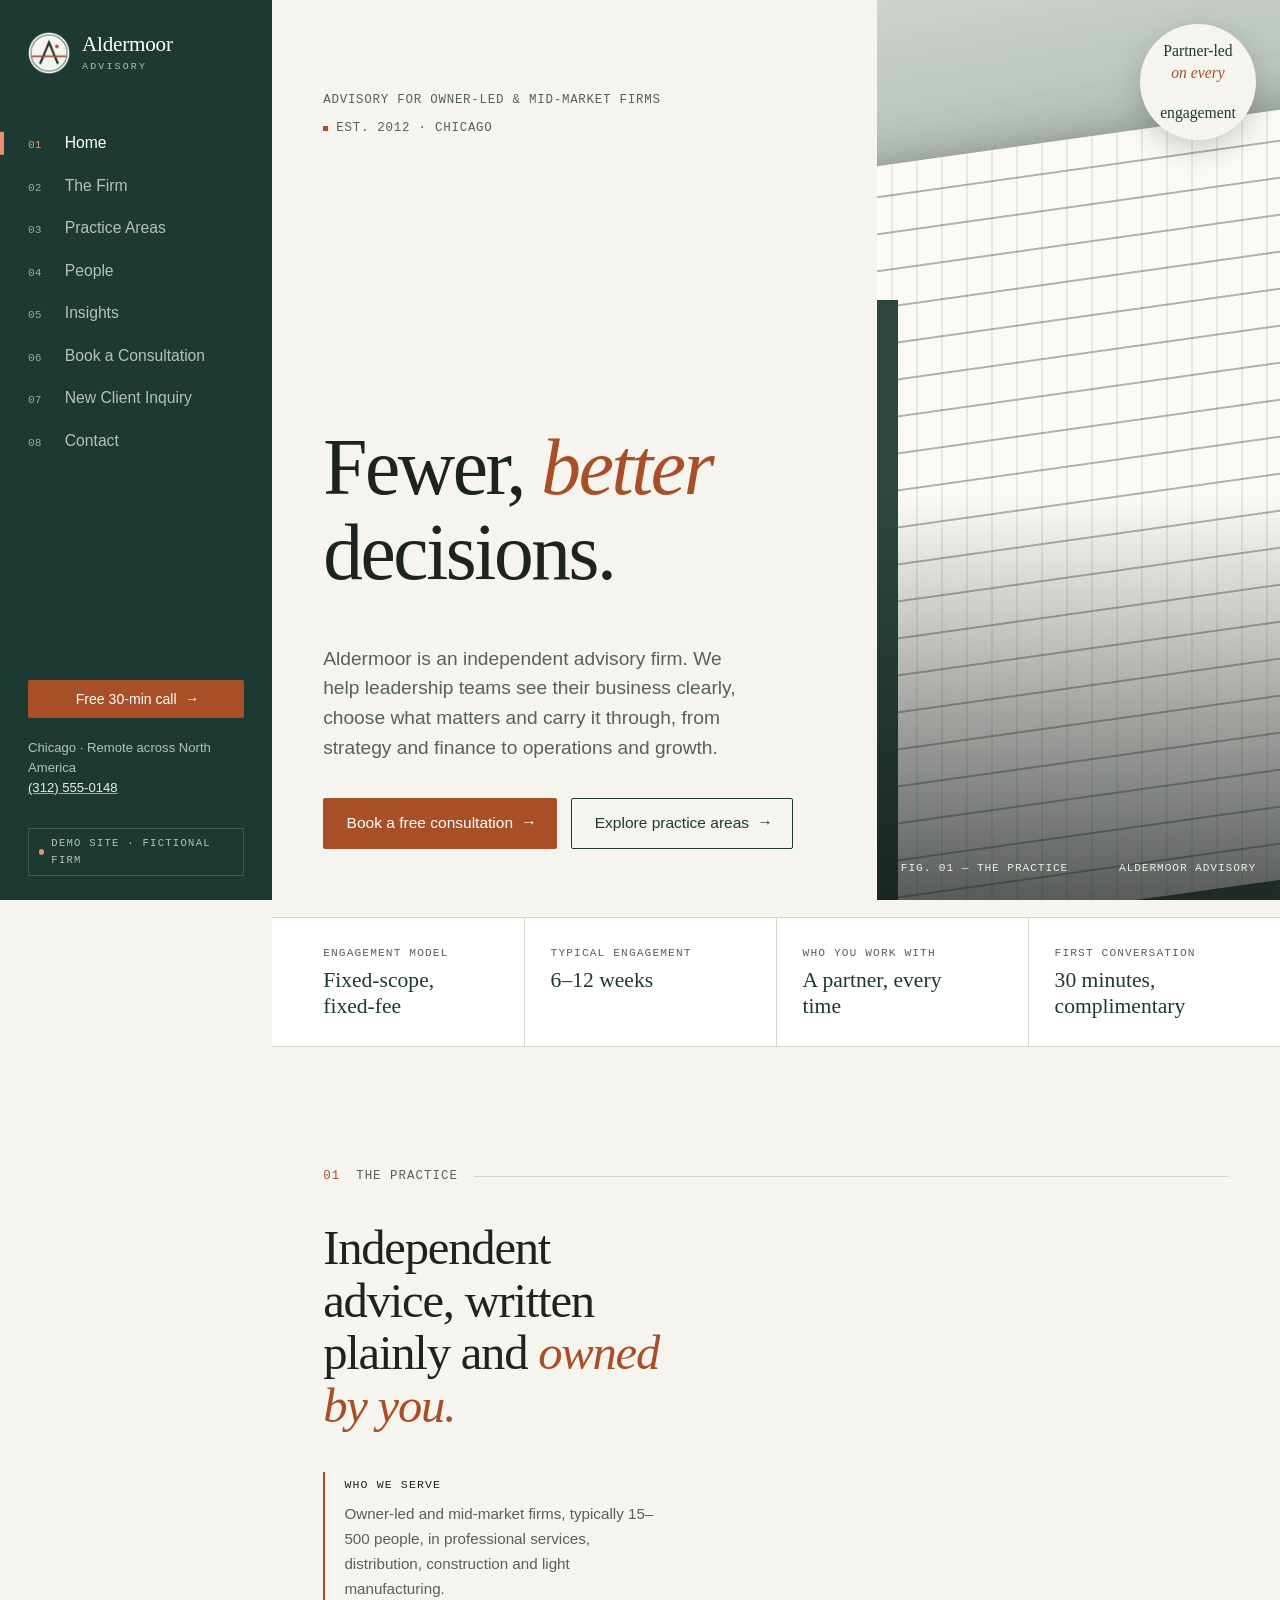
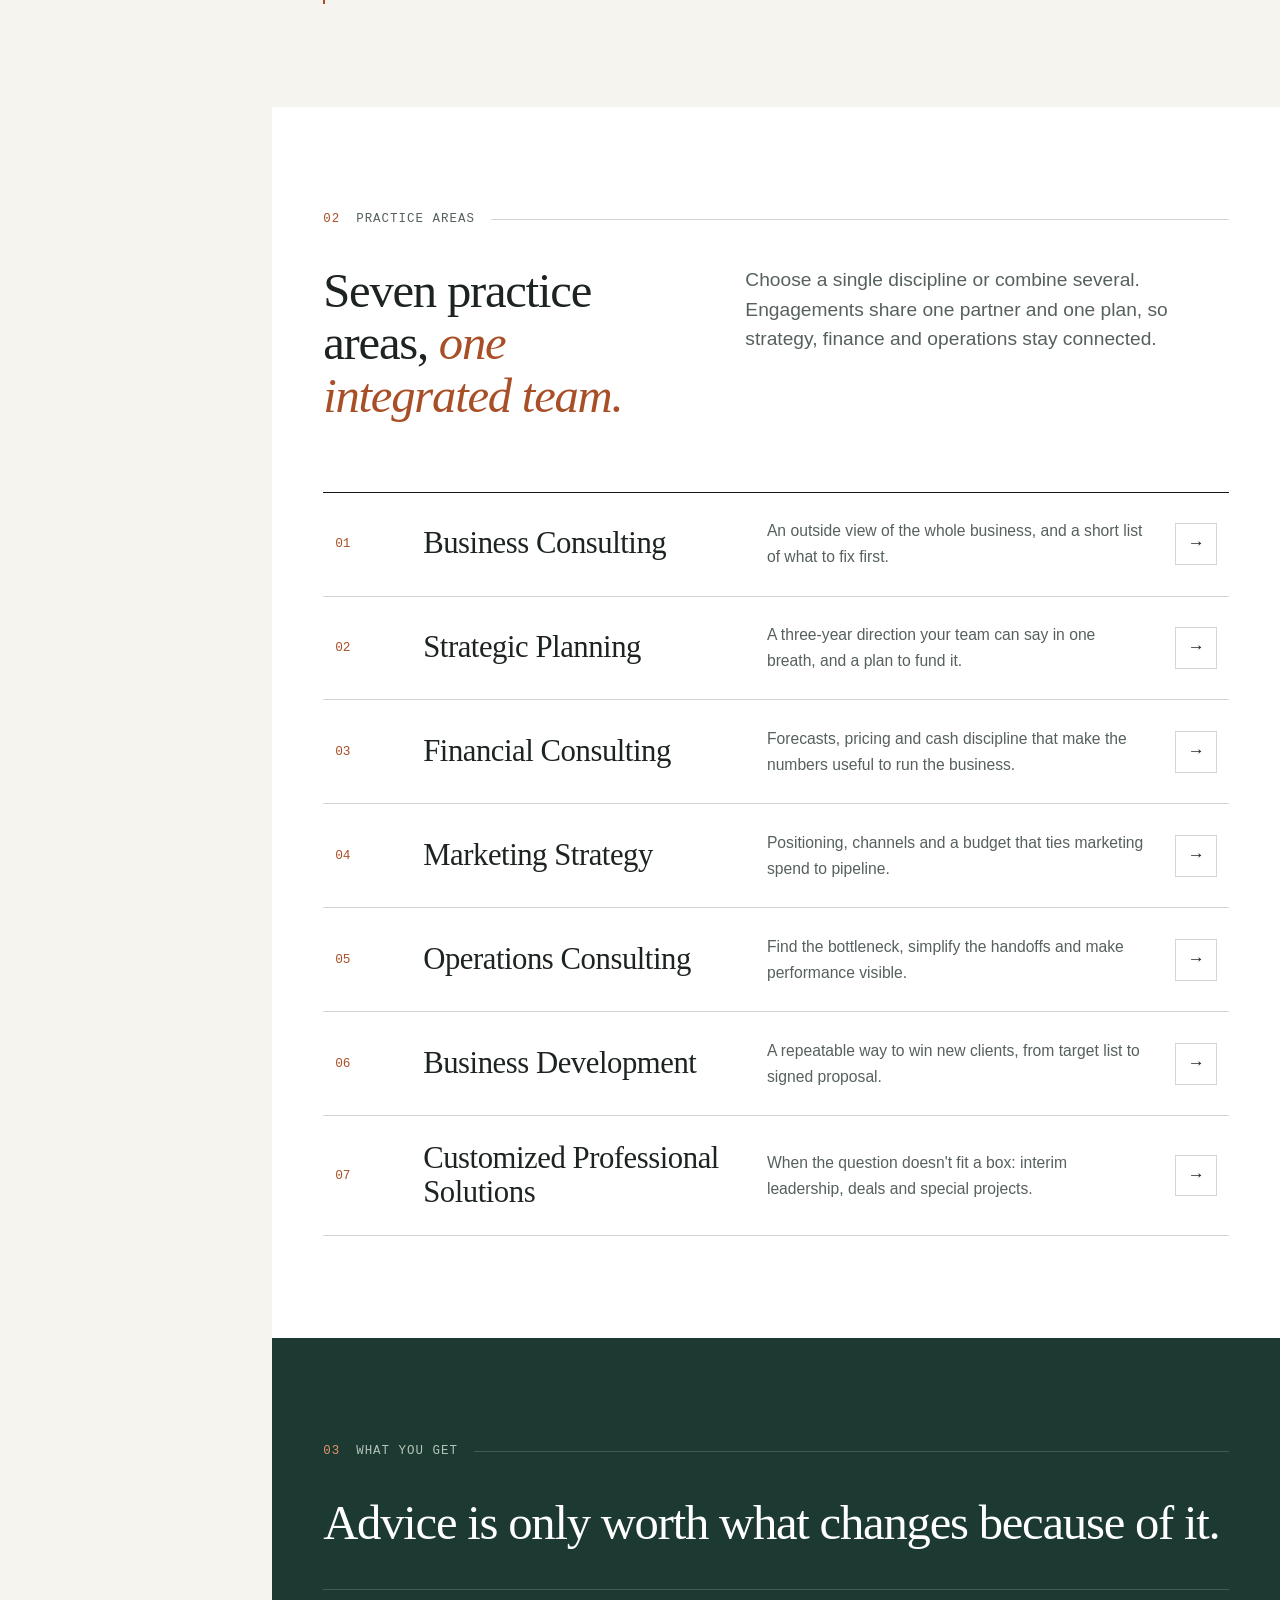
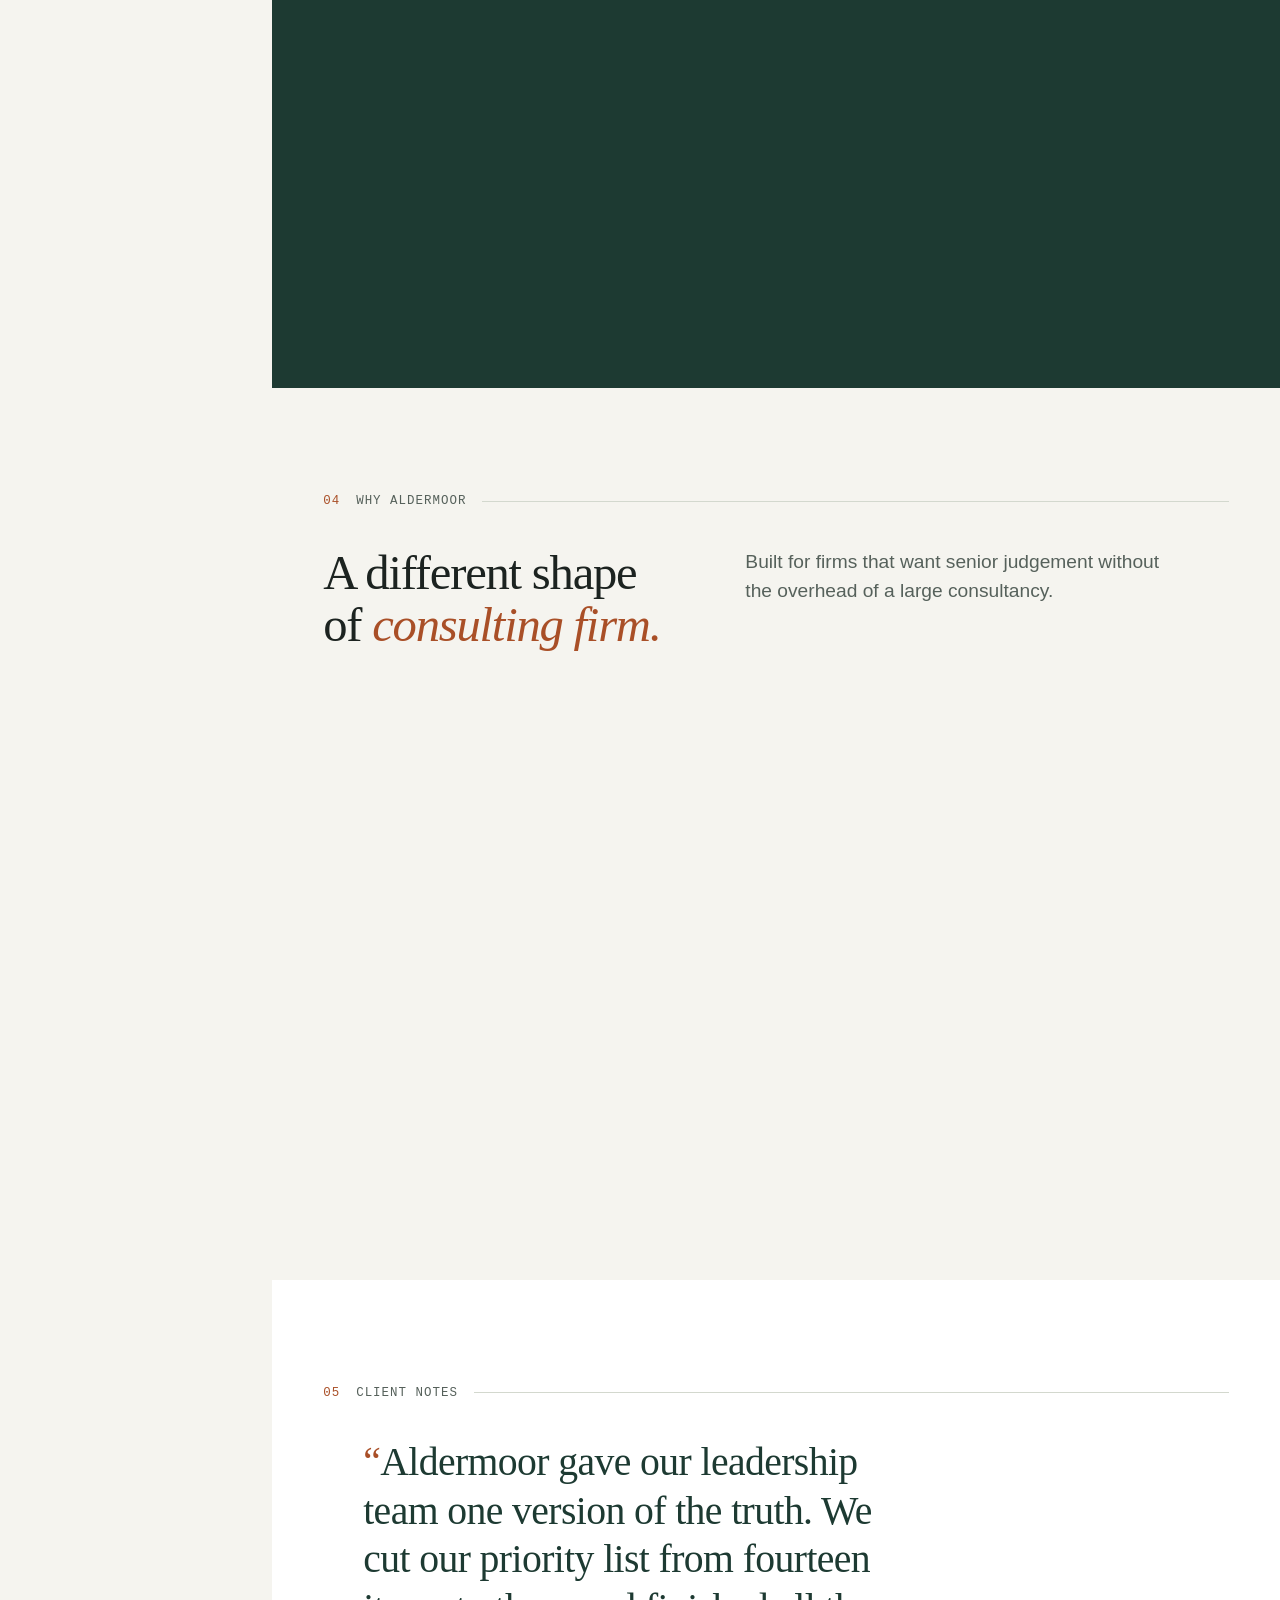
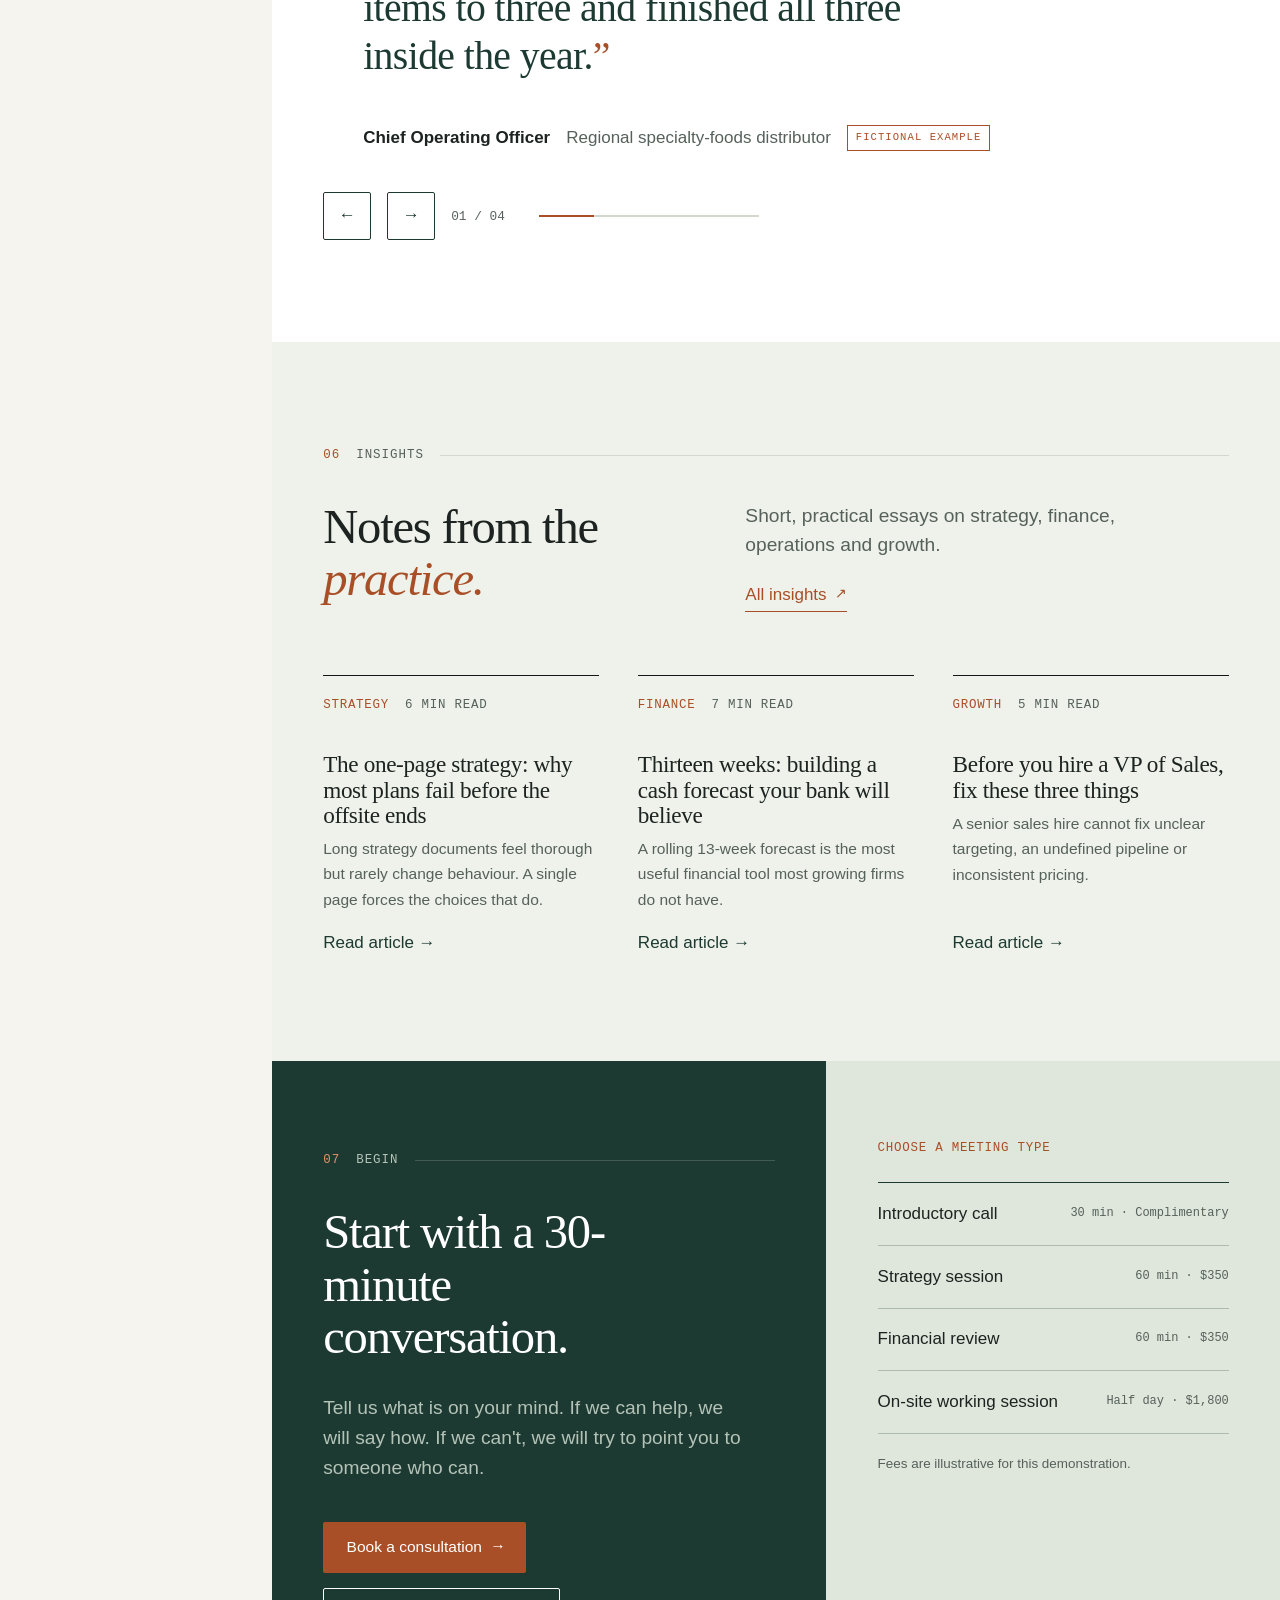
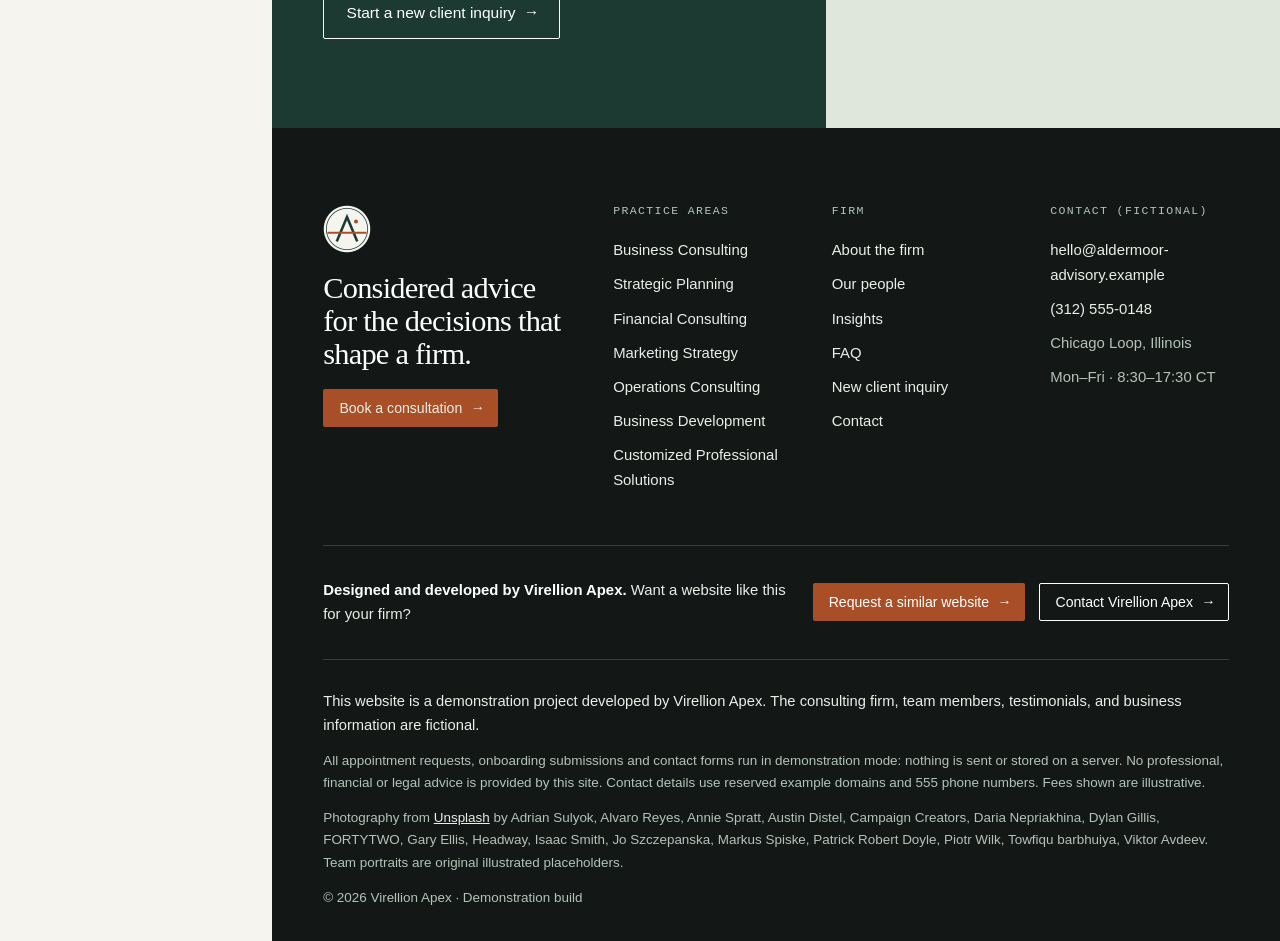
<file: index.html>
<!DOCTYPE html>
<html lang="en" class="no-js">
<head>
<meta charset="utf-8">
<meta name="viewport" content="width=device-width, initial-scale=1">
<meta http-equiv="Content-Security-Policy" content="default-src 'self'; img-src 'self' data: blob: https://images.unsplash.com; style-src 'self' https://fonts.googleapis.com; font-src 'self' https://fonts.gstatic.com; script-src 'self'; frame-src https://www.openstreetmap.org; connect-src 'self'; form-action 'self'; base-uri 'self'; object-src 'none'">
<meta name="referrer" content="strict-origin-when-cross-origin">
<title>Aldermoor Advisory — Strategy, Finance &amp; Operations Advisory (Demo)</title>
<meta name="description" content="Aldermoor Advisory is a fictional, partner-led consulting firm for owner-led and mid-market businesses. A professional-services website demonstration by Virellion Apex.">
<link rel="canonical" href="https://lilmoniisenterprise.github.io/consulting-demo/">
<meta name="theme-color" content="#1d3a32">
<meta property="og:type" content="website">
<meta property="og:site_name" content="Aldermoor Advisory (Demo by Virellion Apex)">
<meta property="og:title" content="Aldermoor Advisory — Strategy, Finance &amp; Operations Advisory (Demo)">
<meta property="og:description" content="Aldermoor Advisory is a fictional, partner-led consulting firm for owner-led and mid-market businesses. A professional-services website demonstration by Virellion Apex.">
<meta property="og:url" content="https://lilmoniisenterprise.github.io/consulting-demo/">
<meta property="og:image" content="https://lilmoniisenterprise.github.io/consulting-demo/assets/og-image.jpg">
<meta property="og:image:width" content="1200">
<meta property="og:image:height" content="630">
<meta property="og:image:alt" content="Aldermoor Advisory — fictional consulting firm demonstration website by Virellion Apex">
<meta name="twitter:card" content="summary_large_image">
<meta name="twitter:title" content="Aldermoor Advisory — Strategy, Finance &amp; Operations Advisory (Demo)">
<meta name="twitter:description" content="Aldermoor Advisory is a fictional, partner-led consulting firm for owner-led and mid-market businesses. A professional-services website demonstration by Virellion Apex.">
<meta name="twitter:image" content="https://lilmoniisenterprise.github.io/consulting-demo/assets/og-image.jpg">
<link rel="icon" href="assets/favicon.svg" type="image/svg+xml">
<link rel="icon" href="assets/favicon-32.png" sizes="32x32" type="image/png">
<link rel="apple-touch-icon" href="assets/apple-touch-icon.png">
<link rel="preconnect" href="https://fonts.googleapis.com">
<link rel="preconnect" href="https://fonts.gstatic.com" crossorigin>
<link rel="preconnect" href="https://images.unsplash.com">
<link rel="stylesheet" href="https://fonts.googleapis.com/css2?family=Fraunces:ital,opsz,wght@0,9..144,300..600;1,9..144,300..500&amp;family=IBM+Plex+Mono:wght@400;500&amp;family=IBM+Plex+Sans:wght@400;500;600&amp;display=swap">
<link rel="stylesheet" href="css/style.css">
<script src="js/script.js" defer></script>
</head>
<body>
<a class="skip-link" href="#main">Skip to content</a>
<header class="topbar">
  <a class="brand" href="index.html" aria-label="Aldermoor Advisory home"><img src="images/logo.png" alt="" width="42" height="42"><span class="brand-name">Aldermoor<small>Advisory</small></span></a>
  <button class="menu-btn" type="button" aria-expanded="false" aria-controls="site-rail"><span class="bars" aria-hidden="true"></span><span class="menu-label">Menu</span></button>
</header>
<aside class="rail" id="site-rail" aria-label="Site">
  <a class="brand" href="index.html" aria-label="Aldermoor Advisory home"><img src="images/logo.png" alt="" width="42" height="42"><span class="brand-name">Aldermoor<small>Advisory</small></span></a>
  <nav class="rail-nav" aria-label="Main"><ol><li><a href="index.html" aria-current="page">Home</a></li><li><a href="about.html">The Firm</a></li><li><a href="services.html">Practice Areas</a></li><li><a href="team.html">People</a></li><li><a href="insights.html">Insights</a></li><li><a href="appointments.html">Book a Consultation</a></li><li><a href="onboarding.html">New Client Inquiry</a></li><li><a href="contact.html">Contact</a></li></ol></nav>
  <div class="rail-foot">
    <a class="btn btn-primary btn-sm" href="appointments.html?type=intro">Free 30-min call</a>
    <p class="rail-meta">Chicago · Remote across North America<br><a href="tel:+13125550148">(312) 555-0148</a></p>
    <span class="demo-pill">Demo site · fictional firm</span>
  </div>
</aside>
<div class="main">
<main id="main">

<section class="cover" aria-labelledby="hero-title">
  <div class="cover-copy">
    <p class="cover-kicker mono"><span>Advisory for owner-led &amp; mid-market firms</span><span>Est. 2012 · Chicago</span></p>
    <h1 id="hero-title">Fewer, <em>better</em> decisions.</h1>
    <p class="lede">Aldermoor is an independent advisory firm. We help leadership teams see their business clearly, choose what matters and carry it through, from strategy and finance to operations and growth.</p>
    <div class="btn-row"><a class="btn btn-primary" href="appointments.html?type=intro">Book a free consultation</a><a class="btn btn-outline" href="services.html">Explore practice areas</a></div>
  </div>
  <figure class="cover-figure">
    <img src="https://images.unsplash.com/photo-1583338850703-bc602b103674?auto=format&fit=crop&w=1200&q=72" srcset="https://images.unsplash.com/photo-1583338850703-bc602b103674?auto=format&fit=crop&w=700&q=72 700w, https://images.unsplash.com/photo-1583338850703-bc602b103674?auto=format&fit=crop&w=1200&q=72 1200w, https://images.unsplash.com/photo-1583338850703-bc602b103674?auto=format&fit=crop&w=1700&q=72 1700w" sizes="(max-width: 960px) 100vw, 40vw" alt="Concrete-and-glass office building rising against a pale sky" width="1200" height="1800" fetchpriority="high" data-fallback="images/hero.jpg">
    <div class="cover-stamp" aria-hidden="true">Partner-led<br><em>on every</em><br>engagement</div>
    <figcaption><span>Fig. 01 — The practice</span><span>Aldermoor Advisory</span></figcaption>
  </figure>
</section>

<dl class="ledger" aria-label="How we work">
  <div><dt>Engagement model</dt><dd>Fixed-scope, fixed-fee</dd></div>
  <div><dt>Typical engagement</dt><dd>6–12 weeks</dd></div>
  <div><dt>Who you work with</dt><dd>A partner, every time</dd></div>
  <div><dt>First conversation</dt><dd>30 minutes, complimentary</dd></div>
</dl>

<section class="section" aria-labelledby="intro-title">
  <div class="chapter"><b>01</b> The practice</div>
  <div class="split">
    <div><h2 id="intro-title">Independent advice, written plainly and <em>owned by you.</em></h2>
      <aside class="margin-note gap-top-lg"><strong>Who we serve</strong>Owner-led and mid-market firms, typically 15–500 people, in professional services, distribution, construction and light manufacturing.</aside>
    </div>
    <div class="prose reveal">
      <p class="dropcap">Most firms we meet are not short of ideas. They are short of time, distance and a shared view of what matters most. Our work starts by closing that gap: listening across the business, testing what we hear against the numbers, and saying clearly what we find.</p>
      <p>From there we help you choose a small number of priorities and make them happen. Every engagement is led by a partner, scoped in writing and priced up front. When we leave, the plan, the tools and the capability stay with your team.</p>
      <a class="link-arrow" href="about.html">About the firm</a>
    </div>
  </div>
</section>

<section class="section white" aria-labelledby="areas-title">
  <div class="chapter"><b>02</b> Practice areas</div>
  <div class="split"><h2 id="areas-title">Seven practice areas, <em>one integrated team.</em></h2><p class="lede">Choose a single discipline or combine several. Engagements share one partner and one plan, so strategy, finance and operations stay connected.</p></div>
  <ol class="index-list gap-top-lg"><li><a class="index-row" href="service-details.html?service=business-consulting" data-img="photo-1517245386807-bb43f82c33c4">
      <span class="index-num">01</span><span class="index-title">Business Consulting</span>
      <span class="index-desc">An outside view of the whole business, and a short list of what to fix first.</span><span class="index-go" aria-hidden="true">→</span></a></li><li><a class="index-row" href="service-details.html?service=strategic-planning" data-img="photo-1531403009284-440f080d1e12">
      <span class="index-num">02</span><span class="index-title">Strategic Planning</span>
      <span class="index-desc">A three-year direction your team can say in one breath, and a plan to fund it.</span><span class="index-go" aria-hidden="true">→</span></a></li><li><a class="index-row" href="service-details.html?service=financial-consulting" data-img="photo-1543286386-2e659306cd6c">
      <span class="index-num">03</span><span class="index-title">Financial Consulting</span>
      <span class="index-desc">Forecasts, pricing and cash discipline that make the numbers useful to run the business.</span><span class="index-go" aria-hidden="true">→</span></a></li><li><a class="index-row" href="service-details.html?service=marketing-strategy" data-img="photo-1542626991-cbc4e32524cc">
      <span class="index-num">04</span><span class="index-title">Marketing Strategy</span>
      <span class="index-desc">Positioning, channels and a budget that ties marketing spend to pipeline.</span><span class="index-go" aria-hidden="true">→</span></a></li><li><a class="index-row" href="service-details.html?service=operations-consulting" data-img="photo-1586528116311-ad8dd3c8310d">
      <span class="index-num">05</span><span class="index-title">Operations Consulting</span>
      <span class="index-desc">Find the bottleneck, simplify the handoffs and make performance visible.</span><span class="index-go" aria-hidden="true">→</span></a></li><li><a class="index-row" href="service-details.html?service=business-development" data-img="photo-1542744173-8e7e53415bb0">
      <span class="index-num">06</span><span class="index-title">Business Development</span>
      <span class="index-desc">A repeatable way to win new clients, from target list to signed proposal.</span><span class="index-go" aria-hidden="true">→</span></a></li><li><a class="index-row" href="service-details.html?service=custom-solutions" data-img="photo-1557804506-669a67965ba0">
      <span class="index-num">07</span><span class="index-title">Customized Professional Solutions</span>
      <span class="index-desc">When the question doesn&#x27;t fit a box: interim leadership, deals and special projects.</span><span class="index-go" aria-hidden="true">→</span></a></li></ol>
  <div class="index-preview" aria-hidden="true"></div>
</section>

<section class="section on-dark" aria-labelledby="value-title">
  <div class="chapter"><b>03</b> What you get</div>
  <h2 id="value-title" class="max-48">Advice is only worth what changes because of it.</h2>
  <div class="outcomes gap-top-lg">
    <div class="outcome reveal"><div class="outcome-num" aria-hidden="true">i.</div><h3>Clarity</h3><p>A diagnosis your whole leadership team accepts, grounded in interviews and your own data rather than generic benchmarks.</p></div>
    <div class="outcome reveal"><div class="outcome-num" aria-hidden="true">ii.</div><h3>Commitment</h3><p>Three to five priorities with named owners, milestones and a scorecard, agreed by the people who will deliver them.</p></div>
    <div class="outcome reveal"><div class="outcome-num" aria-hidden="true">iii.</div><h3>Capability</h3><p>Models, templates and routines your team keeps using, so progress continues long after the engagement ends.</p></div>
  </div>
</section>

<section class="section" aria-labelledby="why-title">
  <div class="chapter"><b>04</b> Why Aldermoor</div>
  <div class="split"><h2 id="why-title">A different shape of <em>consulting firm.</em></h2><p class="lede">Built for firms that want senior judgement without the overhead of a large consultancy.</p></div>
  <div class="table-scroll gap-top-lg reveal">
    <table class="compare">
      <caption>How Aldermoor's approach compares with a typical large consultancy model (illustrative).</caption>
      <thead><tr><th scope="col">&nbsp;</th><th scope="col" class="us">Aldermoor</th><th scope="col">Typical large firm</th></tr></thead>
      <tbody>
        <tr><th scope="row">Who does the work</th><td class="us">A partner leads and works on every engagement</td><td class="them">Partner sells; junior teams deliver</td></tr>
        <tr><th scope="row">Pricing</th><td class="us">Fixed fee for a written scope</td><td class="them">Hourly or day rates, open-ended</td></tr>
        <tr><th scope="row">Output</th><td class="us">Short, plain-language plans and working tools</td><td class="them">Long slide decks</td></tr>
        <tr><th scope="row">After we leave</th><td class="us">Your team owns the plan and the models</td><td class="them">Follow-on engagements to maintain them</td></tr>
        <tr><th scope="row">Minimum size</th><td class="us">Engagements from six weeks</td><td class="them">Multi-month programmes</td></tr>
      </tbody>
    </table>
  </div>
</section>

<section class="section white" aria-labelledby="quotes-title">
  <div class="chapter"><b>05</b> Client notes</div>
  <h2 id="quotes-title" class="visually-hidden">Client testimonials (fictional examples)</h2>
  <div class="quote-wrap">
    <div class="quote-stage" aria-live="polite"><figure class="quote-slide"><blockquote><p>Aldermoor gave our leadership team one version of the truth. We cut our priority list from fourteen items to three and finished all three inside the year.</p></blockquote>
      <figcaption><strong>Chief Operating Officer</strong><span class="muted">Regional specialty-foods distributor</span><span class="tag-fictional">Fictional example</span></figcaption></figure><figure class="quote-slide"><blockquote><p>The 13-week cash forecast changed the conversation with our bank. For the first time we were explaining the plan instead of defending the past.</p></blockquote>
      <figcaption><strong>Founder and CEO</strong><span class="muted">Commercial interiors contractor</span><span class="tag-fictional">Fictional example</span></figcaption></figure><figure class="quote-slide"><blockquote><p>They spent a week on our warehouse floor before recommending anything. The pilot paid for the whole engagement before it ended.</p></blockquote>
      <figcaption><strong>Director of Operations</strong><span class="muted">Industrial parts supplier</span><span class="tag-fictional">Fictional example</span></figcaption></figure><figure class="quote-slide"><blockquote><p>Our positioning finally says what we do and for whom. Proposals got shorter and our win rate improved within two quarters.</p></blockquote>
      <figcaption><strong>Managing Director</strong><span class="muted">Engineering services firm</span><span class="tag-fictional">Fictional example</span></figcaption></figure></div>
    <div class="quote-controls">
      <button class="icon-btn" type="button" data-quote-prev aria-label="Previous testimonial">←</button>
      <button class="icon-btn" type="button" data-quote-next aria-label="Next testimonial">→</button>
      <span class="quote-count" aria-hidden="true">01 / 04</span>
      <span class="quote-bar" aria-hidden="true"><span></span></span>
    </div>
  </div>
</section>


<section class="section sage" aria-labelledby="insights-title">
  <div class="chapter"><b>06</b> Insights</div>
  <div class="split"><h2 id="insights-title">Notes from the <em>practice.</em></h2><div><p class="lede">Short, practical essays on strategy, finance, operations and growth.</p><a class="link-arrow" href="insights.html">All insights</a></div></div>
  <div class="articles gap-top-lg" id="home-articles"><p class="muted">Loading articles…</p></div>
</section>

<section class="closing" aria-labelledby="closing-title">
  <div class="closing-main on-dark">
    <div class="chapter"><b>07</b> Begin</div>
    <h2 id="closing-title">Start with a 30-minute conversation.</h2>
    <p class="lede">Tell us what is on your mind. If we can help, we will say how. If we can't, we will try to point you to someone who can.</p>
    <div class="btn-row gap-top-lg"><a class="btn btn-primary" href="appointments.html?type=intro">Book a consultation</a><a class="btn btn-outline" href="onboarding.html">Start a new client inquiry</a></div>
  </div>
  <div class="closing-side">
    <p class="mono eyebrow">Choose a meeting type</p>
    <ul class="quick-list"><li><a href="appointments.html?type=intro"><span>Introductory call</span><span>30 min · Complimentary</span></a></li><li><a href="appointments.html?type=strategy"><span>Strategy session</span><span>60 min · $350</span></a></li><li><a href="appointments.html?type=financial"><span>Financial review</span><span>60 min · $350</span></a></li><li><a href="appointments.html?type=workshop"><span>On-site working session</span><span>Half day · $1,800</span></a></li></ul>
    <p class="hint gap-top">Fees are illustrative for this demonstration.</p>
  </div>
</section>
</main>
<footer class="site-footer">
  <div class="footer-top">
    <div>
      <img src="images/logo.png" alt="" width="48" height="48">
      <h2 class="gap-top">Considered advice for the decisions that shape a firm.</h2>
      <a class="btn btn-primary btn-sm" href="appointments.html?type=intro">Book a consultation</a>
    </div>
    <div><h3>Practice areas</h3><ul><li><a href="service-details.html?service=business-consulting">Business Consulting</a></li><li><a href="service-details.html?service=strategic-planning">Strategic Planning</a></li><li><a href="service-details.html?service=financial-consulting">Financial Consulting</a></li><li><a href="service-details.html?service=marketing-strategy">Marketing Strategy</a></li><li><a href="service-details.html?service=operations-consulting">Operations Consulting</a></li><li><a href="service-details.html?service=business-development">Business Development</a></li><li><a href="service-details.html?service=custom-solutions">Customized Professional Solutions</a></li></ul></div>
    <div><h3>Firm</h3><ul>
      <li><a href="about.html">About the firm</a></li><li><a href="team.html">Our people</a></li>
      <li><a href="insights.html">Insights</a></li><li><a href="about.html#faq">FAQ</a></li>
      <li><a href="onboarding.html">New client inquiry</a></li><li><a href="contact.html">Contact</a></li></ul></div>
    <div><h3>Contact (fictional)</h3><ul>
      <li><a href="mailto:hello@aldermoor-advisory.example">hello@aldermoor-advisory.example</a></li>
      <li><a href="tel:+13125550148">(312) 555-0148</a></li>
      <li>Chicago Loop, Illinois</li><li>Mon–Fri · 8:30–17:30 CT</li></ul></div>
  </div>
  <div class="va-credit">
    <p><strong>Designed and developed by Virellion Apex.</strong> Want a website like this for your firm?</p>
    <div class="btn-row"><a class="btn btn-primary btn-sm" href="https://calendly.com/virellionapex/free-consultation" rel="noopener">Request a similar website</a><a class="btn btn-outline btn-sm" href="https://virellionapex.com/contact" rel="noopener">Contact Virellion Apex</a></div>
  </div>
  <div class="disclaimer">
    <p class="statement">This website is a demonstration project developed by Virellion Apex. The consulting firm, team members, testimonials, and business information are fictional.</p>
    <p>All appointment requests, onboarding submissions and contact forms run in demonstration mode: nothing is sent or stored on a server. No professional, financial or legal advice is provided by this site. Contact details use reserved example domains and 555 phone numbers. Fees shown are illustrative.</p>
    <p>Photography from <a href="https://unsplash.com/?utm_source=aldermoor_demo&amp;utm_medium=referral" rel="noopener">Unsplash</a> by Adrian Sulyok, Alvaro Reyes, Annie Spratt, Austin Distel, Campaign Creators, Daria Nepriakhina, Dylan Gillis, FORTYTWO, Gary Ellis, Headway, Isaac Smith, Jo Szczepanska, Markus Spiske, Patrick Robert Doyle, Piotr Wilk, Towfiqu barbhuiya, Viktor Avdeev. Team portraits are original illustrated placeholders.</p>
    <p>© <span data-year>2026</span> Virellion Apex · Demonstration build</p>
  </div>
</footer>
</div>
</body>
</html>
</file>
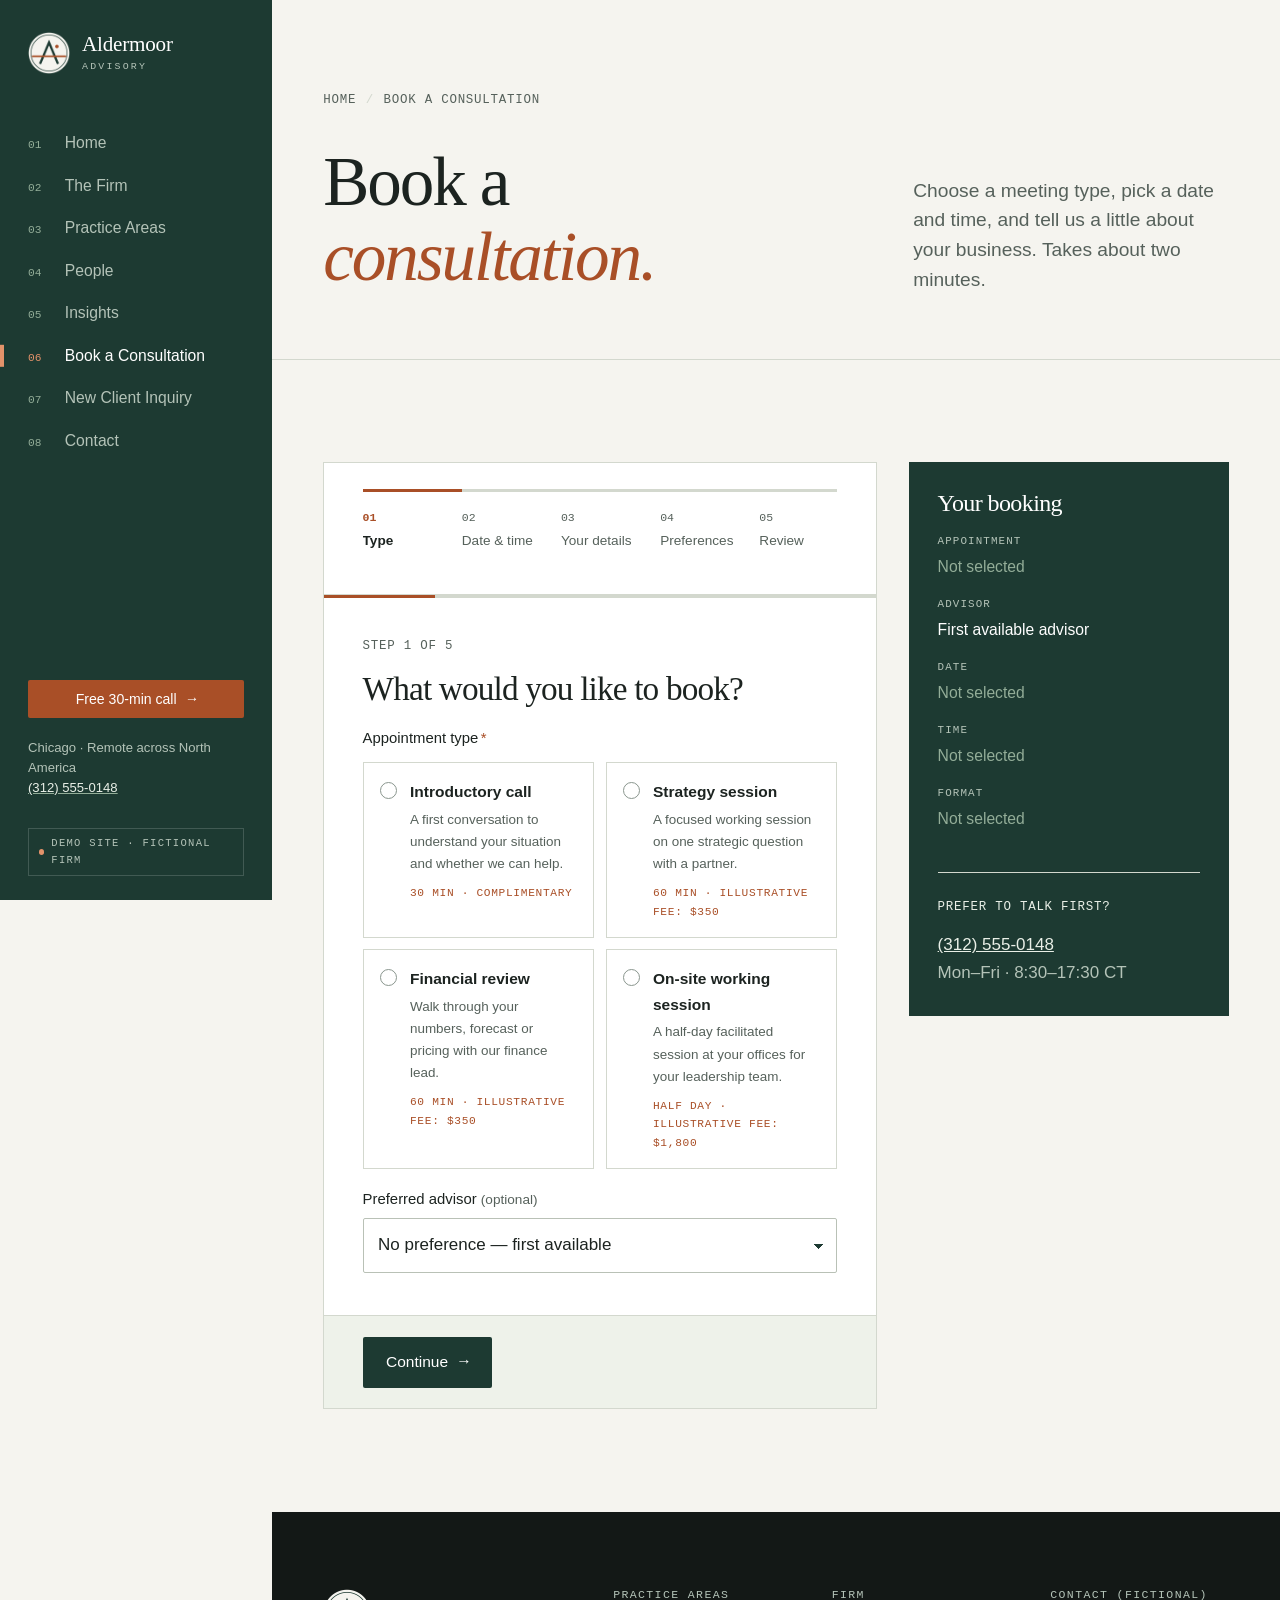
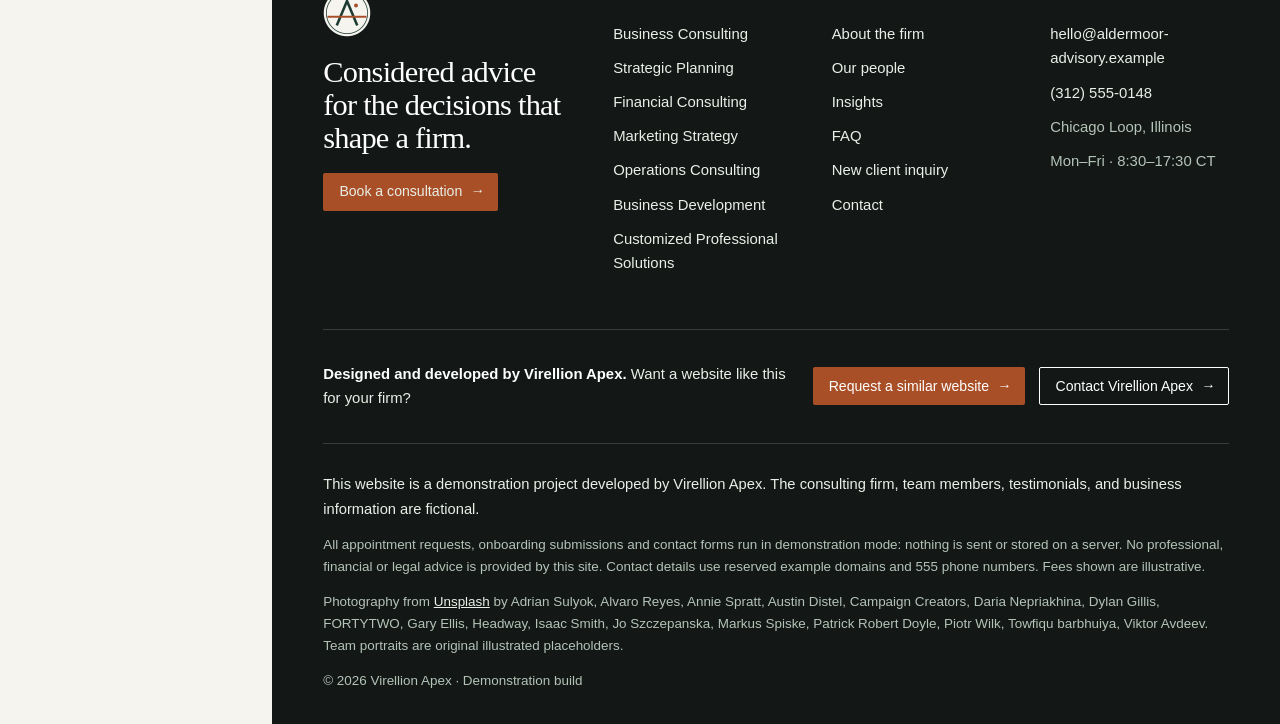
<file: appointments.html>
<!DOCTYPE html>
<html lang="en" class="no-js">
<head>
<meta charset="utf-8">
<meta name="viewport" content="width=device-width, initial-scale=1">
<meta http-equiv="Content-Security-Policy" content="default-src 'self'; img-src 'self' data: blob: https://images.unsplash.com; style-src 'self' https://fonts.googleapis.com; font-src 'self' https://fonts.gstatic.com; script-src 'self'; frame-src https://www.openstreetmap.org; connect-src 'self'; form-action 'self'; base-uri 'self'; object-src 'none'">
<meta name="referrer" content="strict-origin-when-cross-origin">
<title>Book a Consultation — Aldermoor Advisory (Demo)</title>
<meta name="description" content="Schedule an introductory call, strategy session, financial review or on-site workshop with the fictional Aldermoor Advisory. Demonstration booking system.">
<link rel="canonical" href="https://lilmoniisenterprise.github.io/consulting-demo/appointments.html">
<meta name="theme-color" content="#1d3a32">
<meta property="og:type" content="website">
<meta property="og:site_name" content="Aldermoor Advisory (Demo by Virellion Apex)">
<meta property="og:title" content="Book a Consultation — Aldermoor Advisory (Demo)">
<meta property="og:description" content="Schedule an introductory call, strategy session, financial review or on-site workshop with the fictional Aldermoor Advisory. Demonstration booking system.">
<meta property="og:url" content="https://lilmoniisenterprise.github.io/consulting-demo/appointments.html">
<meta property="og:image" content="https://lilmoniisenterprise.github.io/consulting-demo/assets/og-image.jpg">
<meta property="og:image:width" content="1200">
<meta property="og:image:height" content="630">
<meta property="og:image:alt" content="Aldermoor Advisory — fictional consulting firm demonstration website by Virellion Apex">
<meta name="twitter:card" content="summary_large_image">
<meta name="twitter:title" content="Book a Consultation — Aldermoor Advisory (Demo)">
<meta name="twitter:description" content="Schedule an introductory call, strategy session, financial review or on-site workshop with the fictional Aldermoor Advisory. Demonstration booking system.">
<meta name="twitter:image" content="https://lilmoniisenterprise.github.io/consulting-demo/assets/og-image.jpg">
<link rel="icon" href="assets/favicon.svg" type="image/svg+xml">
<link rel="icon" href="assets/favicon-32.png" sizes="32x32" type="image/png">
<link rel="apple-touch-icon" href="assets/apple-touch-icon.png">
<link rel="preconnect" href="https://fonts.googleapis.com">
<link rel="preconnect" href="https://fonts.gstatic.com" crossorigin>
<link rel="preconnect" href="https://images.unsplash.com">
<link rel="stylesheet" href="https://fonts.googleapis.com/css2?family=Fraunces:ital,opsz,wght@0,9..144,300..600;1,9..144,300..500&amp;family=IBM+Plex+Mono:wght@400;500&amp;family=IBM+Plex+Sans:wght@400;500;600&amp;display=swap">
<link rel="stylesheet" href="css/style.css">
<script src="js/script.js" defer></script>
</head>
<body>
<a class="skip-link" href="#main">Skip to content</a>
<header class="topbar">
  <a class="brand" href="index.html" aria-label="Aldermoor Advisory home"><img src="images/logo.png" alt="" width="42" height="42"><span class="brand-name">Aldermoor<small>Advisory</small></span></a>
  <button class="menu-btn" type="button" aria-expanded="false" aria-controls="site-rail"><span class="bars" aria-hidden="true"></span><span class="menu-label">Menu</span></button>
</header>
<aside class="rail" id="site-rail" aria-label="Site">
  <a class="brand" href="index.html" aria-label="Aldermoor Advisory home"><img src="images/logo.png" alt="" width="42" height="42"><span class="brand-name">Aldermoor<small>Advisory</small></span></a>
  <nav class="rail-nav" aria-label="Main"><ol><li><a href="index.html">Home</a></li><li><a href="about.html">The Firm</a></li><li><a href="services.html">Practice Areas</a></li><li><a href="team.html">People</a></li><li><a href="insights.html">Insights</a></li><li><a href="appointments.html" aria-current="page">Book a Consultation</a></li><li><a href="onboarding.html">New Client Inquiry</a></li><li><a href="contact.html">Contact</a></li></ol></nav>
  <div class="rail-foot">
    <a class="btn btn-primary btn-sm" href="appointments.html?type=intro">Free 30-min call</a>
    <p class="rail-meta">Chicago · Remote across North America<br><a href="tel:+13125550148">(312) 555-0148</a></p>
    <span class="demo-pill">Demo site · fictional firm</span>
  </div>
</aside>
<div class="main">
<main id="main">
<section class="masthead" aria-labelledby="page-title">
  <nav class="crumbs mono" aria-label="Breadcrumb"><a href="index.html">Home</a><span aria-hidden="true">/</span><span aria-current="page">Book a Consultation</span></nav>
  <div class="masthead-grid"><h1 id="page-title">Book a <em>consultation.</em></h1><div><p class="lede">Choose a meeting type, pick a date and time, and tell us a little about your business. Takes about two minutes.</p></div></div>
</section>

<section class="section" aria-labelledby="booking-h">
  <h2 id="booking-h" class="visually-hidden">Appointment booking</h2>
  <div class="booking">
    <div>
      <div id="booking" class="form-shell">
        <div class="form-head"><ol class="stepper" aria-label="Booking progress"><li>Type</li><li>Date & time</li><li>Your details</li><li>Preferences</li><li>Review</li></ol></div>
        <div class="progress" aria-hidden="true"><span></span></div>
        <form id="booking-form" novalidate>
          <div class="form-body">
            <p class="mono muted step-status" aria-live="polite"></p>
            <div class="step-panel">
              <h2>What would you like to book?</h2>
              <div class="form-grid"><fieldset class="full" aria-describedby="appt-type-error"><legend>Appointment type<span class="req" aria-hidden="true">*</span></legend><div class="choices cols-2" data-required-group="appt-type" data-msg="Choose an appointment type."><div class="choice"><input type="radio" id="type-intro" name="appt-type" value="intro"><label for="type-intro"><span class="c-title">Introductory call</span><span class="c-sub">A first conversation to understand your situation and whether we can help.</span><span class="c-meta">30 min · Complimentary</span></label></div><div class="choice"><input type="radio" id="type-strategy" name="appt-type" value="strategy"><label for="type-strategy"><span class="c-title">Strategy session</span><span class="c-sub">A focused working session on one strategic question with a partner.</span><span class="c-meta">60 min · Illustrative fee: $350</span></label></div><div class="choice"><input type="radio" id="type-financial" name="appt-type" value="financial"><label for="type-financial"><span class="c-title">Financial review</span><span class="c-sub">Walk through your numbers, forecast or pricing with our finance lead.</span><span class="c-meta">60 min · Illustrative fee: $350</span></label></div><div class="choice"><input type="radio" id="type-workshop" name="appt-type" value="workshop"><label for="type-workshop"><span class="c-title">On-site working session</span><span class="c-sub">A half-day facilitated session at your offices for your leadership team.</span><span class="c-meta">Half day · Illustrative fee: $1,800</span></label></div></div><span class="error-msg" id="appt-type-error"></span></fieldset>
                <div class="field full"><label for="b-advisor">Preferred advisor <span class="opt">(optional)</span></label><select id="b-advisor" name="advisor" data-label="Preferred advisor" aria-describedby="b-advisor-error"><option value="">No preference — first available</option><option value="margaux-ellery">Margaux Ellery — Managing Partner · Strategy</option><option value="tobias-renwick">Tobias Renwick — Partner · Finance</option><option value="priya-haldane">Priya Haldane — Principal · Operations</option><option value="julian-okafor">Julian Okafor — Principal · Marketing &amp; Growth</option><option value="hana-lindqvist">Hana Lindqvist — Senior Manager · Business Development</option><option value="desmond-achterberg">Desmond Achterberg — Senior Advisor · Special Situations</option></select><span class="error-msg" id="b-advisor-error"></span></div>
              </div>
            </div>
            <div class="step-panel" hidden>
              <h2>Choose a date and time</h2>
              <p class="muted">Times are shown in Central Time (CT). Availability below is simulated for this demonstration.</p>
              <div class="date-time">
                <div class="cal">
                  <div class="cal-head"><button type="button" class="icon-btn" id="cal-prev" aria-label="Previous month">←</button><h3 id="cal-title" aria-live="polite"></h3><button type="button" class="icon-btn" id="cal-next" aria-label="Next month">→</button></div>
                  <div class="cal-grid" id="cal-grid" role="group" aria-labelledby="cal-title"></div>
                  <div class="cal-legend" aria-hidden="true"><span><i></i> Available</span><span><i class="sel"></i> Selected</span><span><i class="off"></i> Unavailable</span></div>
                </div>
                <div><h3 class="mono muted" id="slots-title"></h3><div class="slots" id="slots" role="group" aria-labelledby="slots-title"></div></div>
              </div>
              <span class="error-msg gap-top" id="datetime-error" role="alert"></span>
            </div>
            <div class="step-panel" hidden>
              <h2>Your details</h2>
              <div class="form-grid">
                <div class="field"><label for="b-name">Full name<span class="req" aria-hidden="true">*</span></label><input type="text" id="b-name" name="name" required autocomplete="name" data-label="Full name" aria-describedby="b-name-error" minlength="2"><span class="error-msg" id="b-name-error"></span></div>
                <div class="field"><label for="b-email">Work email<span class="req" aria-hidden="true">*</span></label><input type="email" id="b-email" name="email" required autocomplete="email" data-label="Work email" aria-describedby="b-email-error"><span class="error-msg" id="b-email-error"></span></div>
                <div class="field"><label for="b-phone">Phone <span class="opt">(optional)</span></label><span class="hint" id="b-phone-hint">Needed only for phone meetings.</span><input type="tel" id="b-phone" name="phone" autocomplete="tel" data-label="Phone" aria-describedby="b-phone-error b-phone-hint"><span class="error-msg" id="b-phone-error"></span></div>
                <div class="field"><label for="b-company">Company<span class="req" aria-hidden="true">*</span></label><input type="text" id="b-company" name="company" required autocomplete="organization" data-label="Company" aria-describedby="b-company-error"><span class="error-msg" id="b-company-error"></span></div>
                <div class="field full"><label for="b-role">Your role <span class="opt">(optional)</span></label><input type="text" id="b-role" name="role" autocomplete="organization-title" data-label="Your role" aria-describedby="b-role-error"><span class="error-msg" id="b-role-error"></span></div>
              </div>
            </div>
            <div class="step-panel" hidden>
              <h2>Meeting preferences</h2>
              <div class="form-grid"><fieldset class="full" aria-describedby="format-error"><legend>Meeting format<span class="req" aria-hidden="true">*</span></legend><div class="choices compact" data-required-group="format" data-msg="Choose how you&#x27;d like to meet."><div class="choice"><input type="radio" id="format-video" name="format" value="video"><label for="format-video"><span class="c-title">Video call</span><span class="c-sub">Secure link sent on confirmation</span></label></div><div class="choice"><input type="radio" id="format-phone" name="format" value="phone"><label for="format-phone"><span class="c-title">Phone call</span><span class="c-sub">We call the number you provide</span></label></div><div class="choice"><input type="radio" id="format-in-person" name="format" value="in-person"><label for="format-in-person"><span class="c-title">In person</span><span class="c-sub">Chicago Loop office (fictional)</span></label></div></div><span class="error-msg" id="format-error"></span></fieldset>
                <div class="field full"><label for="b-topic">Main topic <span class="opt">(optional)</span></label><select id="b-topic" name="topic" data-label="Main topic" aria-describedby="b-topic-error"><option value="">Choose a topic</option><option value="business-consulting">Business Consulting</option><option value="strategic-planning">Strategic Planning</option><option value="financial-consulting">Financial Consulting</option><option value="marketing-strategy">Marketing Strategy</option><option value="operations-consulting">Operations Consulting</option><option value="business-development">Business Development</option><option value="custom-solutions">Customized Professional Solutions</option><option value="general">General discussion</option></select><span class="error-msg" id="b-topic-error"></span></div>
                <div class="field full"><label for="b-notes">Anything we should know beforehand? <span class="opt">(optional)</span></label><span class="hint" id="b-notes-hint">Please don&#x27;t include confidential information.</span><textarea id="b-notes" name="notes" data-label="Anything we should know beforehand?" aria-describedby="b-notes-error b-notes-hint"></textarea><span class="error-msg" id="b-notes-error"></span></div>
                <label class="check-line full"><input type="checkbox" name="reminder" id="b-reminder" checked> Email me a reminder the day before (demo: no email is sent)</label>
              </div>
            </div>
            <div class="step-panel" hidden>
              <h2>Review and confirm</h2>
              <dl class="review" id="booking-review"></dl>
              <div class="gap-top-lg stack">
                <div class="demo-note"><span aria-hidden="true">ⓘ</span><p class="mb-0"><strong>Demonstration mode.</strong> Confirming will not create a real appointment or send any information. Everything stays in your browser.</p></div>
                <label class="check-line"><input type="checkbox" id="b-consent" name="consent" required data-msg="Please confirm you understand this is a demonstration." aria-describedby="b-consent-error"> I understand this is a demonstration booking and no meeting will be scheduled.</label>
                <span class="error-msg" id="b-consent-error"></span>
              </div>
            </div>
          </div>
          <div class="form-foot">
            <button type="button" class="btn btn-outline no-arrow btn-sm" data-back>← Back</button>
            <div class="btn-row"><button type="button" class="btn btn-dark" data-next>Continue</button><button type="submit" class="btn btn-primary" data-submit>Confirm booking</button></div>
          </div>
        </form>
      </div>

      <div id="booking-confirmation" class="form-shell confirmation" hidden aria-live="polite">
        <div class="form-body">
          <div class="seal" aria-hidden="true"><svg viewBox="0 0 24 24"><path d="M5 12.5l4.5 4.5L19 7.5" fill="none" stroke="currentColor" stroke-width="2.2"/></svg></div>
          <p class="mono eyebrow">Demonstration confirmation</p>
          <h2>Thank you, <span id="conf-name"></span>.</h2>
          <p class="lede"><span id="conf-when"></span>.</p>
          <span class="ref" id="conf-ref"></span>
          <p>On a live site, a confirmation would be sent to <strong id="conf-email"></strong> and the meeting would appear in the advisor's calendar. <strong>In this demo, nothing was sent or booked.</strong></p>
          <div class="btn-row gap-top"><a class="btn btn-dark" id="ics-link" href="#">Download sample calendar file</a><button type="button" class="btn btn-outline no-arrow" id="book-again">Book another</button><a class="link-arrow" href="onboarding.html">Continue to client inquiry</a></div>
        </div>
      </div>
    </div>

    <aside class="summary-card" id="booking-aside" aria-labelledby="sum-h">
      <h2 id="sum-h">Your booking</h2>
      <dl>
        <dt>Appointment</dt><dd id="sum-type"></dd>
        <dt>Advisor</dt><dd id="sum-advisor"></dd>
        <dt>Date</dt><dd id="sum-date"></dd>
        <dt>Time</dt><dd id="sum-time"></dd>
        <dt>Format</dt><dd id="sum-format"></dd>
      </dl>
      <hr class="rule">
      <p class="mono">Prefer to talk first?</p>
      <p class="mb-0"><a href="tel:+13125550148">(312) 555-0148</a><br><span class="hours">Mon–Fri · 8:30–17:30 CT</span></p>
    </aside>
  </div>
</section>
</main>
<footer class="site-footer">
  <div class="footer-top">
    <div>
      <img src="images/logo.png" alt="" width="48" height="48">
      <h2 class="gap-top">Considered advice for the decisions that shape a firm.</h2>
      <a class="btn btn-primary btn-sm" href="appointments.html?type=intro">Book a consultation</a>
    </div>
    <div><h3>Practice areas</h3><ul><li><a href="service-details.html?service=business-consulting">Business Consulting</a></li><li><a href="service-details.html?service=strategic-planning">Strategic Planning</a></li><li><a href="service-details.html?service=financial-consulting">Financial Consulting</a></li><li><a href="service-details.html?service=marketing-strategy">Marketing Strategy</a></li><li><a href="service-details.html?service=operations-consulting">Operations Consulting</a></li><li><a href="service-details.html?service=business-development">Business Development</a></li><li><a href="service-details.html?service=custom-solutions">Customized Professional Solutions</a></li></ul></div>
    <div><h3>Firm</h3><ul>
      <li><a href="about.html">About the firm</a></li><li><a href="team.html">Our people</a></li>
      <li><a href="insights.html">Insights</a></li><li><a href="about.html#faq">FAQ</a></li>
      <li><a href="onboarding.html">New client inquiry</a></li><li><a href="contact.html">Contact</a></li></ul></div>
    <div><h3>Contact (fictional)</h3><ul>
      <li><a href="mailto:hello@aldermoor-advisory.example">hello@aldermoor-advisory.example</a></li>
      <li><a href="tel:+13125550148">(312) 555-0148</a></li>
      <li>Chicago Loop, Illinois</li><li>Mon–Fri · 8:30–17:30 CT</li></ul></div>
  </div>
  <div class="va-credit">
    <p><strong>Designed and developed by Virellion Apex.</strong> Want a website like this for your firm?</p>
    <div class="btn-row"><a class="btn btn-primary btn-sm" href="https://calendly.com/virellionapex/free-consultation" rel="noopener">Request a similar website</a><a class="btn btn-outline btn-sm" href="https://virellionapex.com/contact" rel="noopener">Contact Virellion Apex</a></div>
  </div>
  <div class="disclaimer">
    <p class="statement">This website is a demonstration project developed by Virellion Apex. The consulting firm, team members, testimonials, and business information are fictional.</p>
    <p>All appointment requests, onboarding submissions and contact forms run in demonstration mode: nothing is sent or stored on a server. No professional, financial or legal advice is provided by this site. Contact details use reserved example domains and 555 phone numbers. Fees shown are illustrative.</p>
    <p>Photography from <a href="https://unsplash.com/?utm_source=aldermoor_demo&amp;utm_medium=referral" rel="noopener">Unsplash</a> by Adrian Sulyok, Alvaro Reyes, Annie Spratt, Austin Distel, Campaign Creators, Daria Nepriakhina, Dylan Gillis, FORTYTWO, Gary Ellis, Headway, Isaac Smith, Jo Szczepanska, Markus Spiske, Patrick Robert Doyle, Piotr Wilk, Towfiqu barbhuiya, Viktor Avdeev. Team portraits are original illustrated placeholders.</p>
    <p>© <span data-year>2026</span> Virellion Apex · Demonstration build</p>
  </div>
</footer>
</div>
</body>
</html>
</file>
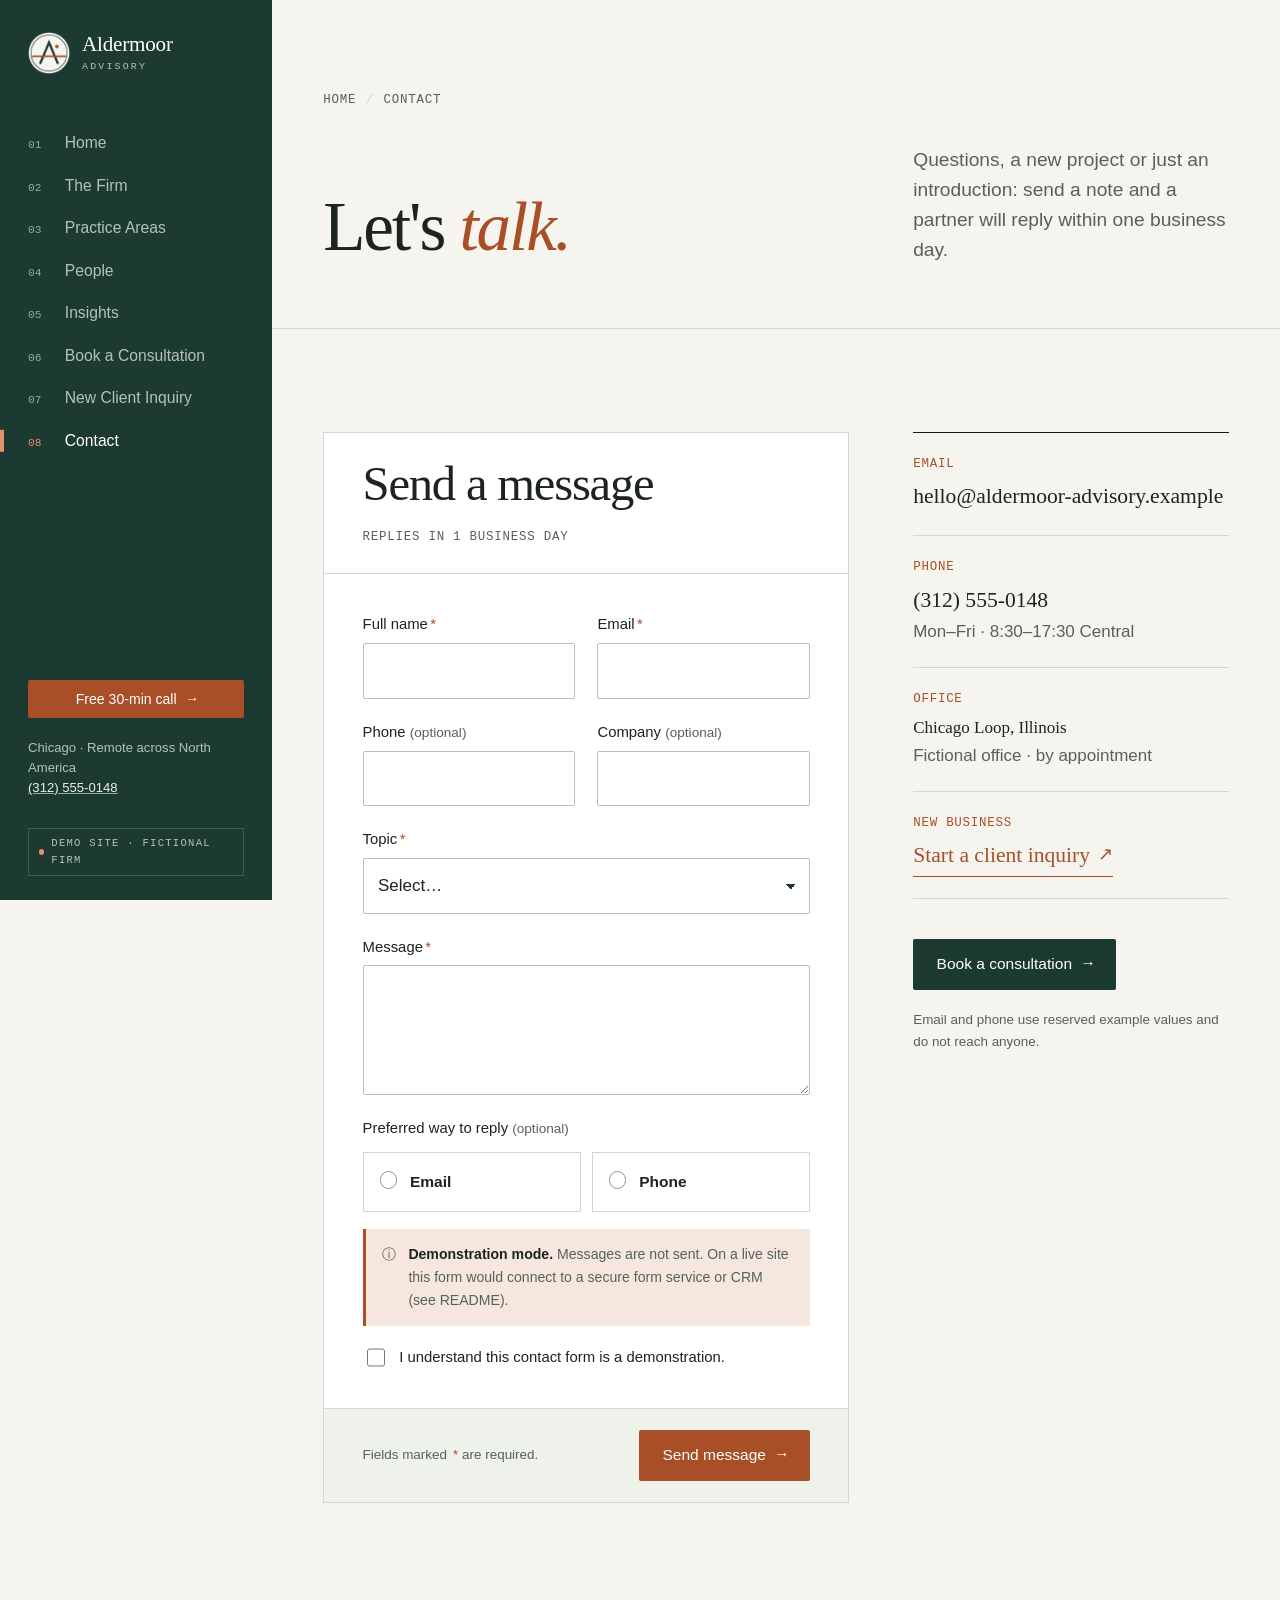
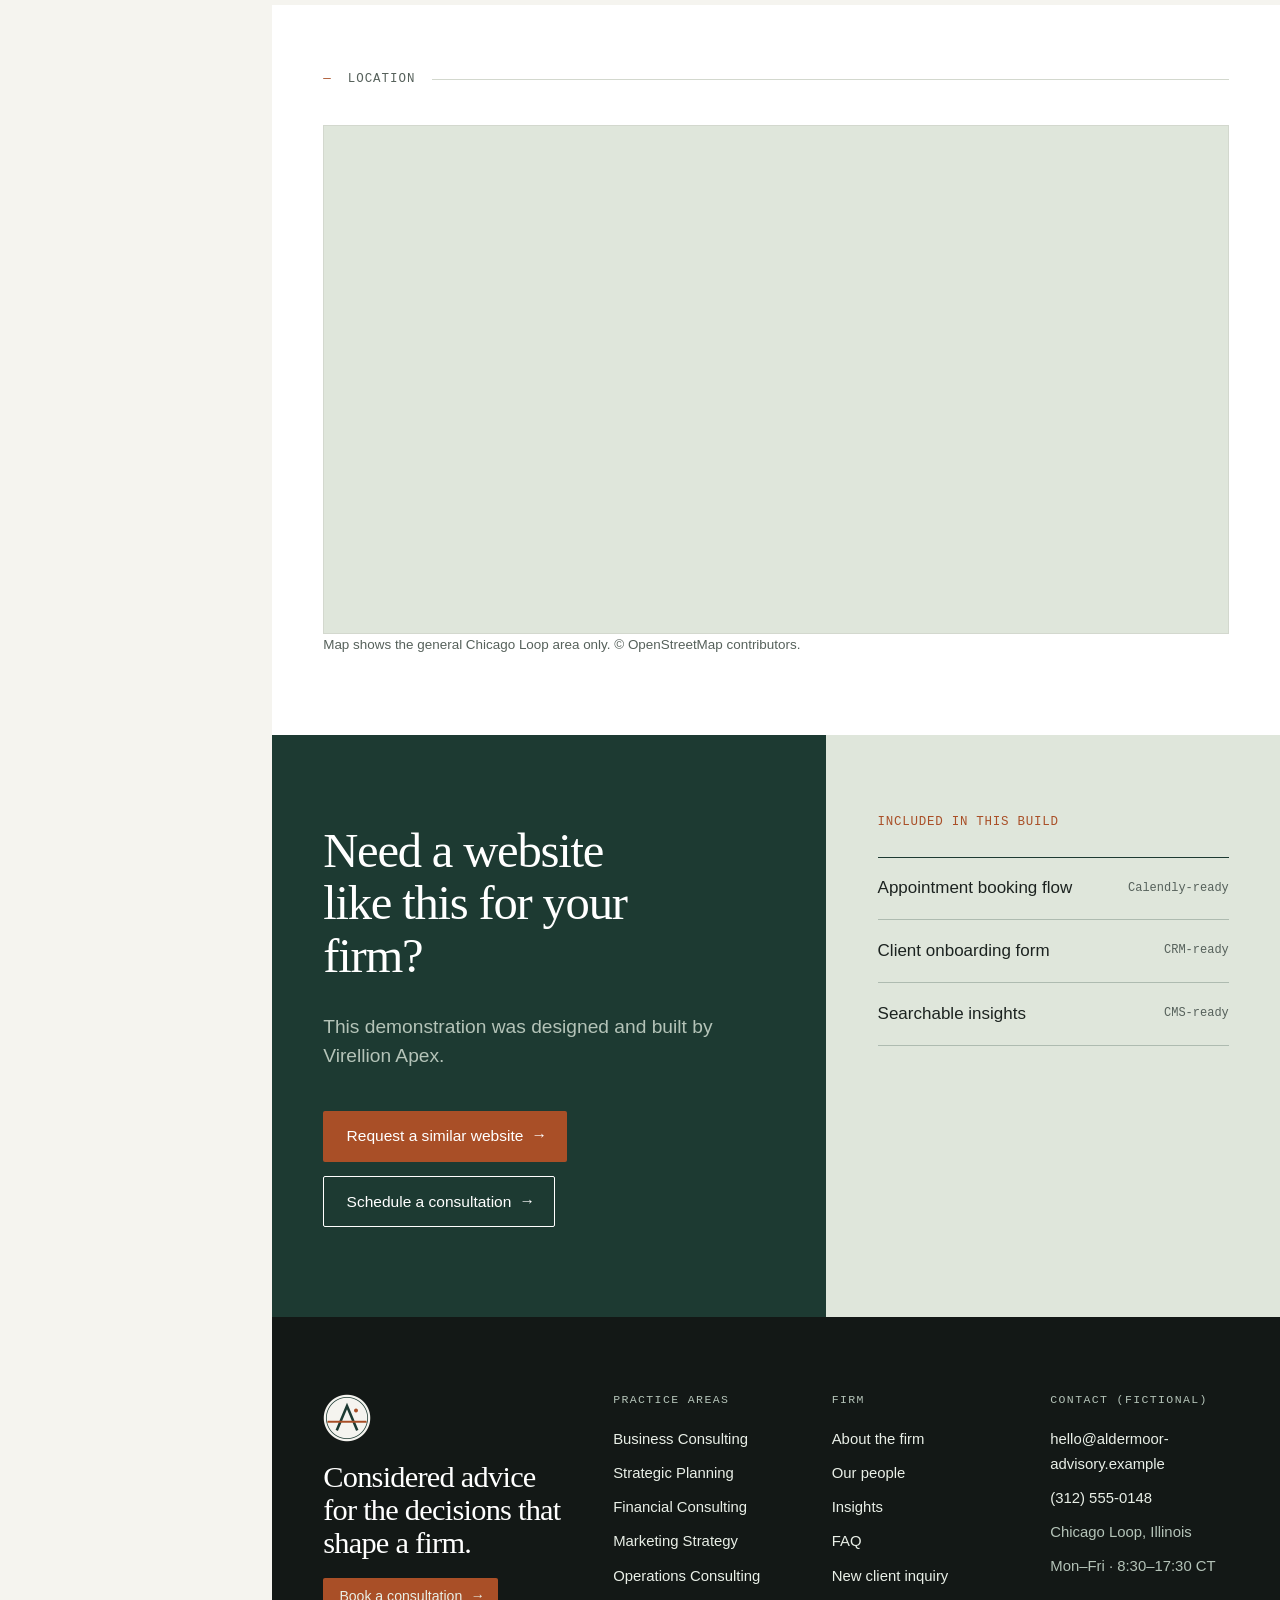
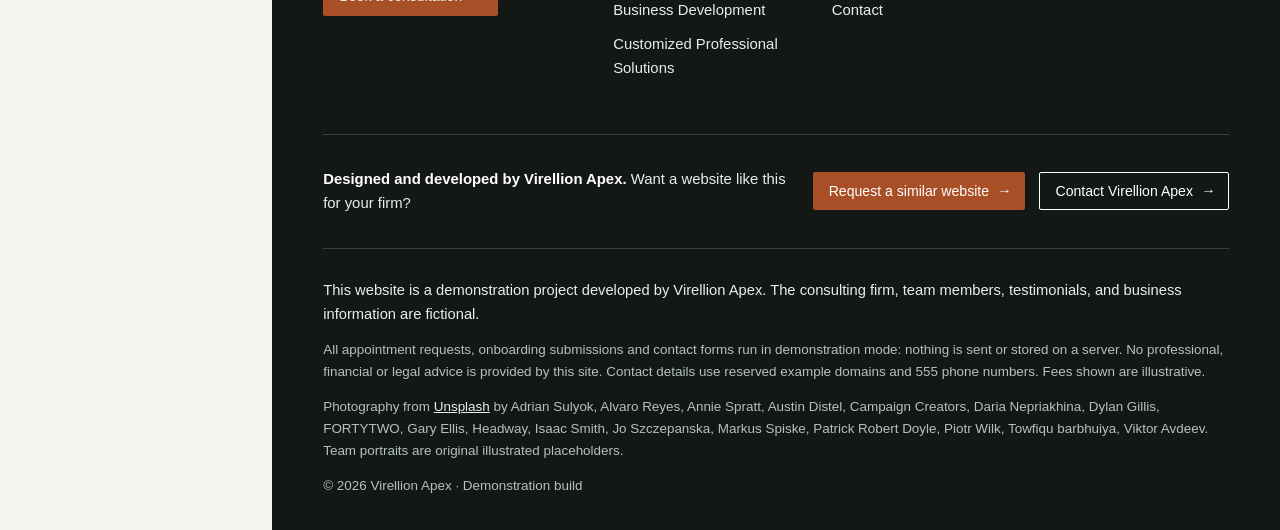
<file: contact.html>
<!DOCTYPE html>
<html lang="en" class="no-js">
<head>
<meta charset="utf-8">
<meta name="viewport" content="width=device-width, initial-scale=1">
<meta http-equiv="Content-Security-Policy" content="default-src 'self'; img-src 'self' data: blob: https://images.unsplash.com; style-src 'self' https://fonts.googleapis.com; font-src 'self' https://fonts.gstatic.com; script-src 'self'; frame-src https://www.openstreetmap.org; connect-src 'self'; form-action 'self'; base-uri 'self'; object-src 'none'">
<meta name="referrer" content="strict-origin-when-cross-origin">
<title>Contact — Aldermoor Advisory (Demo)</title>
<meta name="description" content="Contact the fictional Aldermoor Advisory: send a message, find contact details and office location, or book a consultation.">
<link rel="canonical" href="https://lilmoniisenterprise.github.io/consulting-demo/contact.html">
<meta name="theme-color" content="#1d3a32">
<meta property="og:type" content="website">
<meta property="og:site_name" content="Aldermoor Advisory (Demo by Virellion Apex)">
<meta property="og:title" content="Contact — Aldermoor Advisory (Demo)">
<meta property="og:description" content="Contact the fictional Aldermoor Advisory: send a message, find contact details and office location, or book a consultation.">
<meta property="og:url" content="https://lilmoniisenterprise.github.io/consulting-demo/contact.html">
<meta property="og:image" content="https://lilmoniisenterprise.github.io/consulting-demo/assets/og-image.jpg">
<meta property="og:image:width" content="1200">
<meta property="og:image:height" content="630">
<meta property="og:image:alt" content="Aldermoor Advisory — fictional consulting firm demonstration website by Virellion Apex">
<meta name="twitter:card" content="summary_large_image">
<meta name="twitter:title" content="Contact — Aldermoor Advisory (Demo)">
<meta name="twitter:description" content="Contact the fictional Aldermoor Advisory: send a message, find contact details and office location, or book a consultation.">
<meta name="twitter:image" content="https://lilmoniisenterprise.github.io/consulting-demo/assets/og-image.jpg">
<link rel="icon" href="assets/favicon.svg" type="image/svg+xml">
<link rel="icon" href="assets/favicon-32.png" sizes="32x32" type="image/png">
<link rel="apple-touch-icon" href="assets/apple-touch-icon.png">
<link rel="preconnect" href="https://fonts.googleapis.com">
<link rel="preconnect" href="https://fonts.gstatic.com" crossorigin>
<link rel="preconnect" href="https://images.unsplash.com">
<link rel="stylesheet" href="https://fonts.googleapis.com/css2?family=Fraunces:ital,opsz,wght@0,9..144,300..600;1,9..144,300..500&amp;family=IBM+Plex+Mono:wght@400;500&amp;family=IBM+Plex+Sans:wght@400;500;600&amp;display=swap">
<link rel="stylesheet" href="css/style.css">
<script src="js/script.js" defer></script>
</head>
<body>
<a class="skip-link" href="#main">Skip to content</a>
<header class="topbar">
  <a class="brand" href="index.html" aria-label="Aldermoor Advisory home"><img src="images/logo.png" alt="" width="42" height="42"><span class="brand-name">Aldermoor<small>Advisory</small></span></a>
  <button class="menu-btn" type="button" aria-expanded="false" aria-controls="site-rail"><span class="bars" aria-hidden="true"></span><span class="menu-label">Menu</span></button>
</header>
<aside class="rail" id="site-rail" aria-label="Site">
  <a class="brand" href="index.html" aria-label="Aldermoor Advisory home"><img src="images/logo.png" alt="" width="42" height="42"><span class="brand-name">Aldermoor<small>Advisory</small></span></a>
  <nav class="rail-nav" aria-label="Main"><ol><li><a href="index.html">Home</a></li><li><a href="about.html">The Firm</a></li><li><a href="services.html">Practice Areas</a></li><li><a href="team.html">People</a></li><li><a href="insights.html">Insights</a></li><li><a href="appointments.html">Book a Consultation</a></li><li><a href="onboarding.html">New Client Inquiry</a></li><li><a href="contact.html" aria-current="page">Contact</a></li></ol></nav>
  <div class="rail-foot">
    <a class="btn btn-primary btn-sm" href="appointments.html?type=intro">Free 30-min call</a>
    <p class="rail-meta">Chicago · Remote across North America<br><a href="tel:+13125550148">(312) 555-0148</a></p>
    <span class="demo-pill">Demo site · fictional firm</span>
  </div>
</aside>
<div class="main">
<main id="main">
<section class="masthead" aria-labelledby="page-title">
  <nav class="crumbs mono" aria-label="Breadcrumb"><a href="index.html">Home</a><span aria-hidden="true">/</span><span aria-current="page">Contact</span></nav>
  <div class="masthead-grid"><h1 id="page-title">Let's <em>talk.</em></h1><div><p class="lede">Questions, a new project or just an introduction: send a note and a partner will reply within one business day.</p></div></div>
</section>

<section class="section" aria-labelledby="cform-h">
  <div class="contact-grid">
    <div>
      <form class="form-shell" id="contact-form" data-demo-form="contact" data-confirm="contact-confirmation" novalidate>
        <div class="form-head"><h2 id="cform-h" class="mb-0">Send a message</h2><span class="mono muted">Replies in 1 business day</span></div>
        <div class="form-body">
          <div class="form-alert" role="alert" hidden></div>
          <div class="form-grid">
            <div class="field"><label for="c-name">Full name<span class="req" aria-hidden="true">*</span></label><input type="text" id="c-name" name="name" required autocomplete="name" data-label="Full name" aria-describedby="c-name-error" minlength="2"><span class="error-msg" id="c-name-error"></span></div>
            <div class="field"><label for="c-email">Email<span class="req" aria-hidden="true">*</span></label><input type="email" id="c-email" name="email" required autocomplete="email" data-label="Email" aria-describedby="c-email-error"><span class="error-msg" id="c-email-error"></span></div>
            <div class="field"><label for="c-phone">Phone <span class="opt">(optional)</span></label><input type="tel" id="c-phone" name="phone" autocomplete="tel" data-label="Phone" aria-describedby="c-phone-error"><span class="error-msg" id="c-phone-error"></span></div>
            <div class="field"><label for="c-company">Company <span class="opt">(optional)</span></label><input type="text" id="c-company" name="company" autocomplete="organization" data-label="Company" aria-describedby="c-company-error"><span class="error-msg" id="c-company-error"></span></div>
            <div class="field full"><label for="c-topic">Topic<span class="req" aria-hidden="true">*</span></label><select id="c-topic" name="topic" required data-label="Topic" aria-describedby="c-topic-error"><option value="">Select…</option><option value="general">General question</option><option value="new-project">New project</option><option value="existing">Existing engagement</option><option value="speaking">Speaking or media</option><option value="careers">Careers</option><option value="website">About this website (Virellion Apex)</option></select><span class="error-msg" id="c-topic-error"></span></div>
            <div class="field full"><label for="c-message">Message<span class="req" aria-hidden="true">*</span></label><textarea id="c-message" name="message" required data-label="Message" aria-describedby="c-message-error" minlength="10"></textarea><span class="error-msg" id="c-message-error"></span></div>
            <fieldset class="full" aria-describedby="contact_pref-error"><legend>Preferred way to reply <span class="opt">(optional)</span></legend><div class="choices compact"><div class="choice"><input type="radio" id="contact_pref-email" name="contact_pref" value="email"><label for="contact_pref-email"><span class="c-title">Email</span></label></div><div class="choice"><input type="radio" id="contact_pref-phone" name="contact_pref" value="phone"><label for="contact_pref-phone"><span class="c-title">Phone</span></label></div></div><span class="error-msg" id="contact_pref-error"></span></fieldset>
            <div class="full stack">
              <div class="demo-note"><span aria-hidden="true">ⓘ</span><p class="mb-0"><strong>Demonstration mode.</strong> Messages are not sent. On a live site this form would connect to a secure form service or CRM (see README).</p></div>
              <label class="check-line"><input type="checkbox" id="c-consent" name="consent" required data-msg="Please confirm to send." aria-describedby="c-consent-error"> I understand this contact form is a demonstration.</label>
              <span class="error-msg" id="c-consent-error"></span>
            </div>
          </div>
        </div>
        <div class="form-foot"><span class="hint">Fields marked <span class="req">*</span> are required.</span><button type="submit" class="btn btn-primary">Send message</button></div>
      </form>
      <div class="form-shell confirmation" id="contact-confirmation" hidden aria-live="polite">
        <div class="form-body">
          <div class="seal" aria-hidden="true"><svg viewBox="0 0 24 24"><path d="M5 12.5l4.5 4.5L19 7.5" fill="none" stroke="currentColor" stroke-width="2.2"/></svg></div>
          <p class="mono eyebrow">Demonstration confirmation</p>
          <h2>Thanks, <span data-name></span>.</h2>
          <span class="ref" data-ref></span>
          <p>On a live site your message would now be in the firm's inbox. <strong>In this demo nothing was sent.</strong></p>
          <div class="btn-row gap-top"><button type="button" class="btn btn-outline no-arrow" data-reset-form="contact-form">Send another message</button><a class="btn btn-primary" href="appointments.html?type=intro">Book a consultation</a></div>
        </div>
      </div>
    </div>
    <aside aria-label="Contact details">
      <div class="contact-cards">
        <div><span class="mono">Email</span><a href="mailto:hello@aldermoor-advisory.example">hello@aldermoor-advisory.example</a></div>
        <div><span class="mono">Phone</span><a href="tel:+13125550148">(312) 555-0148</a><p class="muted">Mon–Fri · 8:30–17:30 Central</p></div>
        <div><span class="mono">Office</span><p class="serif">Chicago Loop, Illinois</p><p class="muted">Fictional office · by appointment</p></div>
        <div><span class="mono">New business</span><p><a class="link-arrow" href="onboarding.html">Start a client inquiry</a></p></div>
      </div>
      <div class="btn-row gap-top-lg"><a class="btn btn-dark" href="appointments.html?type=intro">Book a consultation</a></div>
      <p class="hint gap-top">Email and phone use reserved example values and do not reach anyone.</p>
    </aside>
  </div>
</section>
<section class="section tight white" aria-labelledby="map-h">
  <div class="chapter"><b>—</b> Location</div>
  <h2 id="map-h" class="visually-hidden">Map</h2>
  <div class="map-frame"><iframe title="Map of the Chicago Loop (general area of the fictional office)" src="https://www.openstreetmap.org/export/embed.html?bbox=-87.6400%2C41.8740%2C-87.6170%2C41.8880&amp;layer=mapnik" loading="lazy" referrerpolicy="no-referrer"></iframe></div>
  <p class="hint">Map shows the general Chicago Loop area only. © OpenStreetMap contributors.</p>
</section>
<section class="closing" aria-labelledby="cta-h">
  <div class="closing-main on-dark"><h2 id="cta-h">Need a website like this for your firm?</h2><p class="lede">This demonstration was designed and built by Virellion Apex.</p>
    <div class="btn-row gap-top-lg"><a class="btn btn-primary" href="https://calendly.com/virellionapex/free-consultation" rel="noopener">Request a similar website</a><a class="btn btn-outline" href="https://calendly.com/virellionapex/free-consultation" rel="noopener">Schedule a consultation</a></div></div>
  <div class="closing-side"><p class="mono eyebrow">Included in this build</p>
    <ul class="quick-list"><li><a href="appointments.html"><span>Appointment booking flow</span><span>Calendly-ready</span></a></li><li><a href="onboarding.html"><span>Client onboarding form</span><span>CRM-ready</span></a></li><li><a href="insights.html"><span>Searchable insights</span><span>CMS-ready</span></a></li></ul></div>
</section>
</main>
<footer class="site-footer">
  <div class="footer-top">
    <div>
      <img src="images/logo.png" alt="" width="48" height="48">
      <h2 class="gap-top">Considered advice for the decisions that shape a firm.</h2>
      <a class="btn btn-primary btn-sm" href="appointments.html?type=intro">Book a consultation</a>
    </div>
    <div><h3>Practice areas</h3><ul><li><a href="service-details.html?service=business-consulting">Business Consulting</a></li><li><a href="service-details.html?service=strategic-planning">Strategic Planning</a></li><li><a href="service-details.html?service=financial-consulting">Financial Consulting</a></li><li><a href="service-details.html?service=marketing-strategy">Marketing Strategy</a></li><li><a href="service-details.html?service=operations-consulting">Operations Consulting</a></li><li><a href="service-details.html?service=business-development">Business Development</a></li><li><a href="service-details.html?service=custom-solutions">Customized Professional Solutions</a></li></ul></div>
    <div><h3>Firm</h3><ul>
      <li><a href="about.html">About the firm</a></li><li><a href="team.html">Our people</a></li>
      <li><a href="insights.html">Insights</a></li><li><a href="about.html#faq">FAQ</a></li>
      <li><a href="onboarding.html">New client inquiry</a></li><li><a href="contact.html">Contact</a></li></ul></div>
    <div><h3>Contact (fictional)</h3><ul>
      <li><a href="mailto:hello@aldermoor-advisory.example">hello@aldermoor-advisory.example</a></li>
      <li><a href="tel:+13125550148">(312) 555-0148</a></li>
      <li>Chicago Loop, Illinois</li><li>Mon–Fri · 8:30–17:30 CT</li></ul></div>
  </div>
  <div class="va-credit">
    <p><strong>Designed and developed by Virellion Apex.</strong> Want a website like this for your firm?</p>
    <div class="btn-row"><a class="btn btn-primary btn-sm" href="https://calendly.com/virellionapex/free-consultation" rel="noopener">Request a similar website</a><a class="btn btn-outline btn-sm" href="https://virellionapex.com/contact" rel="noopener">Contact Virellion Apex</a></div>
  </div>
  <div class="disclaimer">
    <p class="statement">This website is a demonstration project developed by Virellion Apex. The consulting firm, team members, testimonials, and business information are fictional.</p>
    <p>All appointment requests, onboarding submissions and contact forms run in demonstration mode: nothing is sent or stored on a server. No professional, financial or legal advice is provided by this site. Contact details use reserved example domains and 555 phone numbers. Fees shown are illustrative.</p>
    <p>Photography from <a href="https://unsplash.com/?utm_source=aldermoor_demo&amp;utm_medium=referral" rel="noopener">Unsplash</a> by Adrian Sulyok, Alvaro Reyes, Annie Spratt, Austin Distel, Campaign Creators, Daria Nepriakhina, Dylan Gillis, FORTYTWO, Gary Ellis, Headway, Isaac Smith, Jo Szczepanska, Markus Spiske, Patrick Robert Doyle, Piotr Wilk, Towfiqu barbhuiya, Viktor Avdeev. Team portraits are original illustrated placeholders.</p>
    <p>© <span data-year>2026</span> Virellion Apex · Demonstration build</p>
  </div>
</footer>
</div>
</body>
</html>
</file>
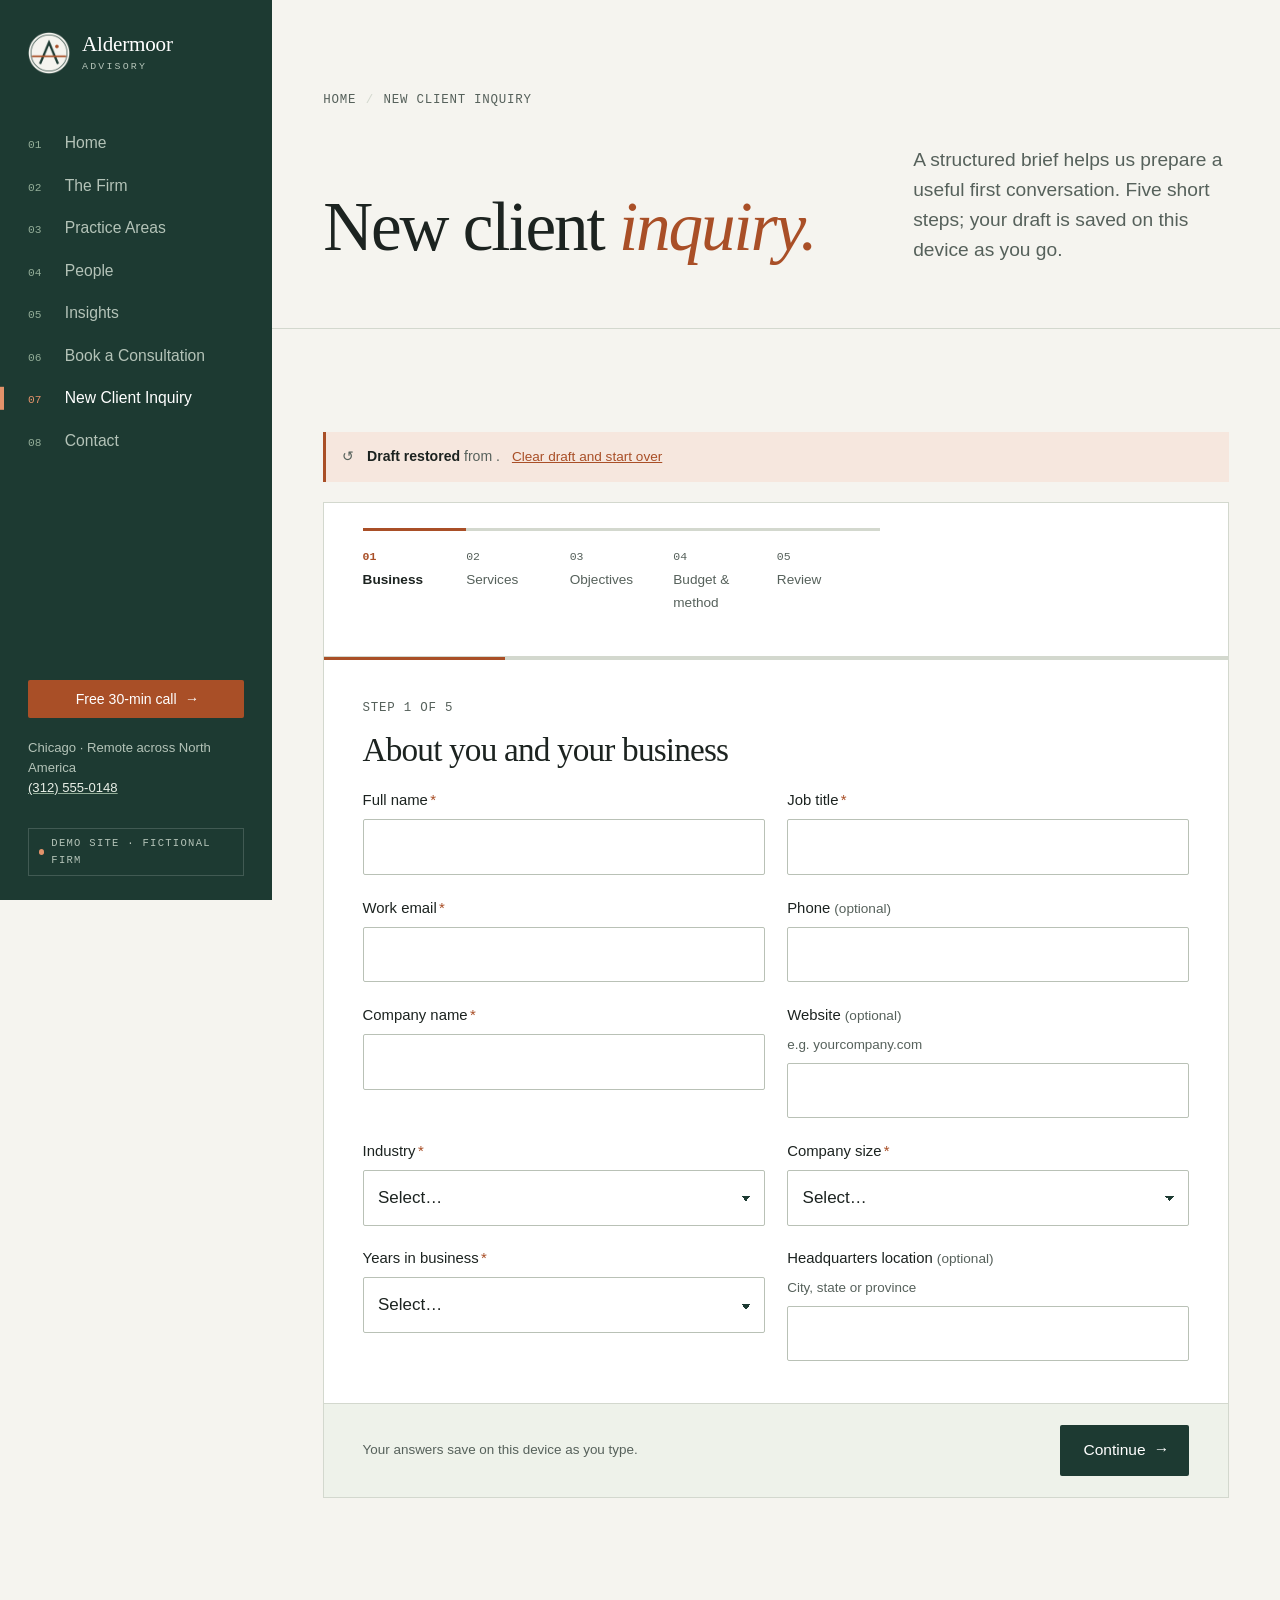
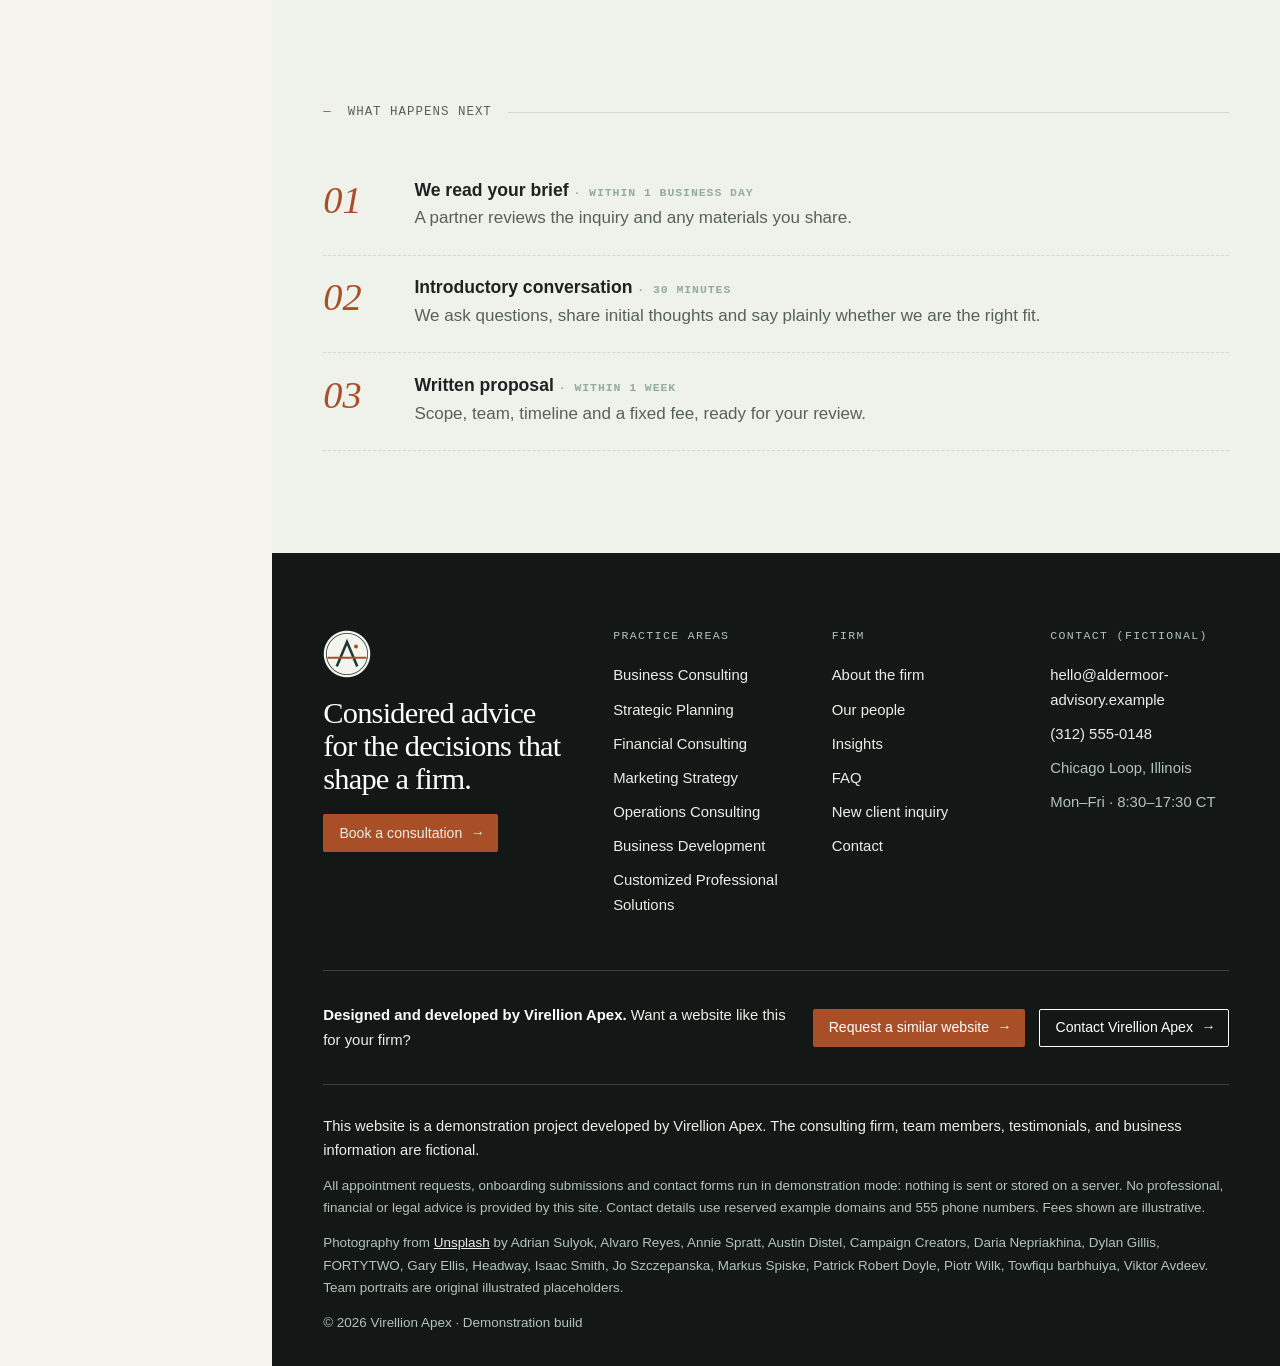
<file: onboarding.html>
<!DOCTYPE html>
<html lang="en" class="no-js">
<head>
<meta charset="utf-8">
<meta name="viewport" content="width=device-width, initial-scale=1">
<meta http-equiv="Content-Security-Policy" content="default-src 'self'; img-src 'self' data: blob: https://images.unsplash.com; style-src 'self' https://fonts.googleapis.com; font-src 'self' https://fonts.gstatic.com; script-src 'self'; frame-src https://www.openstreetmap.org; connect-src 'self'; form-action 'self'; base-uri 'self'; object-src 'none'">
<meta name="referrer" content="strict-origin-when-cross-origin">
<title>New Client Inquiry — Aldermoor Advisory (Demo)</title>
<meta name="description" content="Start a new client inquiry with the fictional Aldermoor Advisory: business details, service interests, objectives, budget range and consultation preferences.">
<link rel="canonical" href="https://lilmoniisenterprise.github.io/consulting-demo/onboarding.html">
<meta name="theme-color" content="#1d3a32">
<meta property="og:type" content="website">
<meta property="og:site_name" content="Aldermoor Advisory (Demo by Virellion Apex)">
<meta property="og:title" content="New Client Inquiry — Aldermoor Advisory (Demo)">
<meta property="og:description" content="Start a new client inquiry with the fictional Aldermoor Advisory: business details, service interests, objectives, budget range and consultation preferences.">
<meta property="og:url" content="https://lilmoniisenterprise.github.io/consulting-demo/onboarding.html">
<meta property="og:image" content="https://lilmoniisenterprise.github.io/consulting-demo/assets/og-image.jpg">
<meta property="og:image:width" content="1200">
<meta property="og:image:height" content="630">
<meta property="og:image:alt" content="Aldermoor Advisory — fictional consulting firm demonstration website by Virellion Apex">
<meta name="twitter:card" content="summary_large_image">
<meta name="twitter:title" content="New Client Inquiry — Aldermoor Advisory (Demo)">
<meta name="twitter:description" content="Start a new client inquiry with the fictional Aldermoor Advisory: business details, service interests, objectives, budget range and consultation preferences.">
<meta name="twitter:image" content="https://lilmoniisenterprise.github.io/consulting-demo/assets/og-image.jpg">
<link rel="icon" href="assets/favicon.svg" type="image/svg+xml">
<link rel="icon" href="assets/favicon-32.png" sizes="32x32" type="image/png">
<link rel="apple-touch-icon" href="assets/apple-touch-icon.png">
<link rel="preconnect" href="https://fonts.googleapis.com">
<link rel="preconnect" href="https://fonts.gstatic.com" crossorigin>
<link rel="preconnect" href="https://images.unsplash.com">
<link rel="stylesheet" href="https://fonts.googleapis.com/css2?family=Fraunces:ital,opsz,wght@0,9..144,300..600;1,9..144,300..500&amp;family=IBM+Plex+Mono:wght@400;500&amp;family=IBM+Plex+Sans:wght@400;500;600&amp;display=swap">
<link rel="stylesheet" href="css/style.css">
<script src="js/script.js" defer></script>
</head>
<body>
<a class="skip-link" href="#main">Skip to content</a>
<header class="topbar">
  <a class="brand" href="index.html" aria-label="Aldermoor Advisory home"><img src="images/logo.png" alt="" width="42" height="42"><span class="brand-name">Aldermoor<small>Advisory</small></span></a>
  <button class="menu-btn" type="button" aria-expanded="false" aria-controls="site-rail"><span class="bars" aria-hidden="true"></span><span class="menu-label">Menu</span></button>
</header>
<aside class="rail" id="site-rail" aria-label="Site">
  <a class="brand" href="index.html" aria-label="Aldermoor Advisory home"><img src="images/logo.png" alt="" width="42" height="42"><span class="brand-name">Aldermoor<small>Advisory</small></span></a>
  <nav class="rail-nav" aria-label="Main"><ol><li><a href="index.html">Home</a></li><li><a href="about.html">The Firm</a></li><li><a href="services.html">Practice Areas</a></li><li><a href="team.html">People</a></li><li><a href="insights.html">Insights</a></li><li><a href="appointments.html">Book a Consultation</a></li><li><a href="onboarding.html" aria-current="page">New Client Inquiry</a></li><li><a href="contact.html">Contact</a></li></ol></nav>
  <div class="rail-foot">
    <a class="btn btn-primary btn-sm" href="appointments.html?type=intro">Free 30-min call</a>
    <p class="rail-meta">Chicago · Remote across North America<br><a href="tel:+13125550148">(312) 555-0148</a></p>
    <span class="demo-pill">Demo site · fictional firm</span>
  </div>
</aside>
<div class="main">
<main id="main">
<section class="masthead" aria-labelledby="page-title">
  <nav class="crumbs mono" aria-label="Breadcrumb"><a href="index.html">Home</a><span aria-hidden="true">/</span><span aria-current="page">New Client Inquiry</span></nav>
  <div class="masthead-grid"><h1 id="page-title">New client <em>inquiry.</em></h1><div><p class="lede">A structured brief helps us prepare a useful first conversation. Five short steps; your draft is saved on this device as you go.</p></div></div>
</section>

<section class="section" aria-labelledby="onb-h">
  <h2 id="onb-h" class="visually-hidden">Client onboarding form</h2>
  <div class="demo-note" id="draft-note" hidden><span aria-hidden="true">↺</span><p class="mb-0"><strong>Draft restored</strong> from <span id="draft-time"></span>. <button type="button" class="edit-link" id="clear-draft">Clear draft and start over</button></p></div>
  <div id="onboarding" class="form-shell gap-top">
    <div class="form-head"><ol class="stepper" aria-label="Inquiry progress"><li>Business</li><li>Services</li><li>Objectives</li><li>Budget & method</li><li>Review</li></ol></div>
    <div class="progress" aria-hidden="true"><span></span></div>
    <form id="onboarding-form" novalidate>
      <div class="form-body">
        <p class="mono muted step-status" aria-live="polite"></p>
        <div class="step-panel">
          <h2>About you and your business</h2>
          <div class="form-grid">
            <div class="field"><label for="o-name">Full name<span class="req" aria-hidden="true">*</span></label><input type="text" id="o-name" name="fullname" required autocomplete="name" data-label="Full name" aria-describedby="o-name-error" minlength="2"><span class="error-msg" id="o-name-error"></span></div>
            <div class="field"><label for="o-title">Job title<span class="req" aria-hidden="true">*</span></label><input type="text" id="o-title" name="title" required autocomplete="organization-title" data-label="Job title" aria-describedby="o-title-error"><span class="error-msg" id="o-title-error"></span></div>
            <div class="field"><label for="o-email">Work email<span class="req" aria-hidden="true">*</span></label><input type="email" id="o-email" name="email" required autocomplete="email" data-label="Work email" aria-describedby="o-email-error"><span class="error-msg" id="o-email-error"></span></div>
            <div class="field"><label for="o-phone">Phone <span class="opt">(optional)</span></label><input type="tel" id="o-phone" name="phone" autocomplete="tel" data-label="Phone" aria-describedby="o-phone-error"><span class="error-msg" id="o-phone-error"></span></div>
            <div class="field"><label for="o-company">Company name<span class="req" aria-hidden="true">*</span></label><input type="text" id="o-company" name="company" required autocomplete="organization" data-label="Company name" aria-describedby="o-company-error"><span class="error-msg" id="o-company-error"></span></div>
            <div class="field"><label for="o-website">Website <span class="opt">(optional)</span></label><span class="hint" id="o-website-hint">e.g. yourcompany.com</span><input type="url" id="o-website" name="website" autocomplete="url" data-label="Website" aria-describedby="o-website-error o-website-hint"><span class="error-msg" id="o-website-error"></span></div>
            <div class="field"><label for="o-industry">Industry<span class="req" aria-hidden="true">*</span></label><select id="o-industry" name="industry" required data-label="Industry" aria-describedby="o-industry-error"><option value="">Select…</option><option value="professional-services">Professional services</option><option value="distribution-and-wholesale">Distribution &amp; wholesale</option><option value="construction-and-trades">Construction &amp; trades</option><option value="manufacturing">Manufacturing</option><option value="retail-and-e-commerce">Retail &amp; e-commerce</option><option value="healthcare-services">Healthcare services</option><option value="technology">Technology</option><option value="nonprofit">Nonprofit</option><option value="other">Other</option></select><span class="error-msg" id="o-industry-error"></span></div>
            <div class="field"><label for="o-size">Company size<span class="req" aria-hidden="true">*</span></label><select id="o-size" name="size" required data-label="Company size" aria-describedby="o-size-error"><option value="">Select…</option><option value="1-14">1–14 employees</option><option value="15-49">15–49</option><option value="50-149">50–149</option><option value="150-500">150–500</option><option value="500+">500+</option></select><span class="error-msg" id="o-size-error"></span></div>
            <div class="field"><label for="o-years">Years in business<span class="req" aria-hidden="true">*</span></label><select id="o-years" name="years" required data-label="Years in business" aria-describedby="o-years-error"><option value="">Select…</option><option value="0-2">Under 2 years</option><option value="3-5">3–5 years</option><option value="6-15">6–15 years</option><option value="15+">Over 15 years</option></select><span class="error-msg" id="o-years-error"></span></div>
            <div class="field"><label for="o-location">Headquarters location <span class="opt">(optional)</span></label><span class="hint" id="o-location-hint">City, state or province</span><input type="text" id="o-location" name="location" autocomplete="address-level2" data-label="Headquarters location" aria-describedby="o-location-error o-location-hint"><span class="error-msg" id="o-location-error"></span></div>
          </div>
        </div>
        <div class="step-panel" hidden>
          <h2>Service interests</h2>
          <div class="form-grid"><fieldset class="full" aria-describedby="services-error"><legend>Which services interest you?<span class="req" aria-hidden="true">*</span></legend><div class="choices " data-required-group="services" data-msg="Choose at least one service."><div class="choice"><input type="checkbox" id="svc-business-consulting" name="services" value="business-consulting" data-multi><label for="svc-business-consulting"><span class="c-title">Business Consulting</span><span class="c-sub">An outside view of the whole business, and a short list of what to fix first.</span></label></div><div class="choice"><input type="checkbox" id="svc-strategic-planning" name="services" value="strategic-planning" data-multi><label for="svc-strategic-planning"><span class="c-title">Strategic Planning</span><span class="c-sub">A three-year direction your team can say in one breath, and a plan to fund it.</span></label></div><div class="choice"><input type="checkbox" id="svc-financial-consulting" name="services" value="financial-consulting" data-multi><label for="svc-financial-consulting"><span class="c-title">Financial Consulting</span><span class="c-sub">Forecasts, pricing and cash discipline that make the numbers useful to run the business.</span></label></div><div class="choice"><input type="checkbox" id="svc-marketing-strategy" name="services" value="marketing-strategy" data-multi><label for="svc-marketing-strategy"><span class="c-title">Marketing Strategy</span><span class="c-sub">Positioning, channels and a budget that ties marketing spend to pipeline.</span></label></div><div class="choice"><input type="checkbox" id="svc-operations-consulting" name="services" value="operations-consulting" data-multi><label for="svc-operations-consulting"><span class="c-title">Operations Consulting</span><span class="c-sub">Find the bottleneck, simplify the handoffs and make performance visible.</span></label></div><div class="choice"><input type="checkbox" id="svc-business-development" name="services" value="business-development" data-multi><label for="svc-business-development"><span class="c-title">Business Development</span><span class="c-sub">A repeatable way to win new clients, from target list to signed proposal.</span></label></div><div class="choice"><input type="checkbox" id="svc-custom-solutions" name="services" value="custom-solutions" data-multi><label for="svc-custom-solutions"><span class="c-title">Customized Professional Solutions</span><span class="c-sub">When the question doesn&#x27;t fit a box: interim leadership, deals and special projects.</span></label></div></div><span class="error-msg" id="services-error"></span></fieldset>
            <div class="field full"><label for="o-challenge">What is the main challenge you&#x27;d like help with?<span class="req" aria-hidden="true">*</span></label><span class="hint" id="o-challenge-hint">A few sentences is plenty. Avoid confidential details.</span><textarea id="o-challenge" name="challenge" required data-label="What is the main challenge you&#x27;d like help with?" aria-describedby="o-challenge-error o-challenge-hint" minlength="20"></textarea><span class="error-msg" id="o-challenge-error"></span></div>
          </div>
        </div>
        <div class="step-panel" hidden>
          <h2>Project objectives</h2>
          <div class="form-grid">
            <div class="field full"><label for="o-objectives">What would you like to achieve in the next 12 months?<span class="req" aria-hidden="true">*</span></label>
              <textarea id="o-objectives" name="objectives" required minlength="20" maxlength="1200" data-label="Objectives" aria-describedby="o-objectives-error o-objectives-count"></textarea>
              <span class="hint" id="o-objectives-count" aria-live="polite">0 / 1200</span><span class="error-msg" id="o-objectives-error"></span></div>
            <div class="field full"><label for="o-success">How will you measure success? <span class="opt">(optional)</span></label><span class="hint" id="o-success-hint">e.g. margin up 3 points, lead time halved, plan adopted by the board</span><input type="text" id="o-success" name="success" data-label="How will you measure success?" aria-describedby="o-success-error o-success-hint"><span class="error-msg" id="o-success-error"></span></div>
            <div class="field"><label for="o-start">Ideal start<span class="req" aria-hidden="true">*</span></label><select id="o-start" name="start" required data-label="Ideal start" aria-describedby="o-start-error"><option value="">Select…</option><option value="asap">As soon as possible</option><option value="1-3">In 1–3 months</option><option value="3-6">In 3–6 months</option><option value="exploring">Just exploring</option></select><span class="error-msg" id="o-start-error"></span></div>
            <div class="field"></div>
            <fieldset class="full" aria-describedby="urgency-error"><legend>How urgent is this? <span class="opt">(optional)</span></legend><div class="choices compact"><div class="choice"><input type="radio" id="urgency-low" name="urgency" value="low"><label for="urgency-low"><span class="c-title">Planning ahead</span></label></div><div class="choice"><input type="radio" id="urgency-medium" name="urgency" value="medium"><label for="urgency-medium"><span class="c-title">Important this year</span></label></div><div class="choice"><input type="radio" id="urgency-high" name="urgency" value="high"><label for="urgency-high"><span class="c-title">Pressing now</span></label></div></div><span class="error-msg" id="urgency-error"></span></fieldset>
          </div>
        </div>
        <div class="step-panel" hidden>
          <h2>Budget and consultation preferences</h2>
          <div class="form-grid"><fieldset class="full" aria-describedby="budget-error"><legend>Budget range<span class="req" aria-hidden="true">*</span></legend><div class="choices " data-required-group="budget" data-msg="Choose a budget range."><div class="choice"><input type="radio" id="budget-under-15" name="budget" value="under-15"><label for="budget-under-15"><span class="c-title">Under $15,000</span><span class="c-sub">Diagnostic or advisory sessions</span></label></div><div class="choice"><input type="radio" id="budget-15-40" name="budget" value="15-40"><label for="budget-15-40"><span class="c-title">$15,000–$40,000</span><span class="c-sub">Focused project</span></label></div><div class="choice"><input type="radio" id="budget-40-100" name="budget" value="40-100"><label for="budget-40-100"><span class="c-title">$40,000–$100,000</span><span class="c-sub">Full programme</span></label></div><div class="choice"><input type="radio" id="budget-100+" name="budget" value="100+"><label for="budget-100+"><span class="c-title">Over $100,000</span><span class="c-sub">Multi-phase or multi-site</span></label></div><div class="choice"><input type="radio" id="budget-unsure" name="budget" value="unsure"><label for="budget-unsure"><span class="c-title">Not sure yet</span><span class="c-sub">We&#x27;ll help you scope it</span></label></div></div><span class="error-msg" id="budget-error"></span></fieldset><fieldset class="full" aria-describedby="method-error"><legend>Preferred consultation method<span class="req" aria-hidden="true">*</span></legend><div class="choices compact" data-required-group="method" data-msg="Choose a consultation method."><div class="choice"><input type="radio" id="method-video" name="method" value="video"><label for="method-video"><span class="c-title">Video call</span></label></div><div class="choice"><input type="radio" id="method-phone" name="method" value="phone"><label for="method-phone"><span class="c-title">Phone call</span></label></div><div class="choice"><input type="radio" id="method-in-person" name="method" value="in-person"><label for="method-in-person"><span class="c-title">In person</span></label></div><div class="choice"><input type="radio" id="method-email" name="method" value="email"><label for="method-email"><span class="c-title">Email first</span></label></div></div><span class="error-msg" id="method-error"></span></fieldset>
            <div class="field full"><label for="o-decision">Who else is involved in the decision? <span class="opt">(optional)</span></label><span class="hint" id="o-decision-hint">e.g. co-owner, CFO, board</span><input type="text" id="o-decision" name="decision" data-label="Who else is involved in the decision?" aria-describedby="o-decision-error o-decision-hint"><span class="error-msg" id="o-decision-error"></span></div>
            <div class="field full"><label for="o-source">How did you hear about us? <span class="opt">(optional)</span></label><select id="o-source" name="source" data-label="How did you hear about us?" aria-describedby="o-source-error"><option value="">Select…</option><option value="referral">Referral from a colleague</option><option value="search">Search engine</option><option value="linkedin">LinkedIn</option><option value="event">Event or talk</option><option value="article">An article or newsletter</option><option value="other">Other</option></select><span class="error-msg" id="o-source-error"></span></div>
          </div>
        </div>
        <div class="step-panel" hidden>
          <h2>Review your inquiry</h2>
          <dl class="review" id="onboarding-review"></dl>
          <div class="gap-top-lg stack">
            <div class="demo-note"><span aria-hidden="true">ⓘ</span><p class="mb-0"><strong>Demonstration mode.</strong> Submitting will not send your inquiry anywhere. Your saved draft is deleted from this device on submit.</p></div>
            <label class="check-line"><input type="checkbox" id="o-consent" name="consent" required data-msg="Please confirm before submitting." aria-describedby="o-consent-error"> I understand this is a demonstration and that no information is transmitted.</label>
            <span class="error-msg" id="o-consent-error"></span>
          </div>
        </div>
      </div>
      <div class="form-foot">
        <span class="hint" id="autosave" aria-live="polite">Your answers save on this device as you type.</span>
        <div class="btn-row"><button type="button" class="btn btn-outline no-arrow btn-sm" data-back>← Back</button><button type="button" class="btn btn-dark" data-next>Continue</button><button type="submit" class="btn btn-primary" data-submit>Submit inquiry</button></div>
      </div>
    </form>
  </div>

  <div id="onboarding-confirmation" class="form-shell confirmation" hidden aria-live="polite">
    <div class="form-body">
      <div class="seal" aria-hidden="true"><svg viewBox="0 0 24 24"><path d="M5 12.5l4.5 4.5L19 7.5" fill="none" stroke="currentColor" stroke-width="2.2"/></svg></div>
      <p class="mono eyebrow">Demonstration confirmation</p>
      <h2>Thank you, <span id="o-conf-name"></span>.</h2>
      <p class="lede">On a live site, a partner would review the inquiry for <strong id="o-conf-company"></strong> and reply by <span id="o-conf-method"></span> within one business day.</p>
      <span class="ref" id="o-conf-ref"></span>
      <p><strong>Nothing was sent.</strong> This form runs in demonstration mode and your draft has been removed from this device.</p>
      <div class="btn-row gap-top"><a class="btn btn-primary" href="appointments.html?type=intro">Book an introductory call</a><button type="button" class="btn btn-outline no-arrow" id="onboard-again">Start a new inquiry</button></div>
    </div>
  </div>
</section>
<section class="section sage" aria-labelledby="next-h">
  <div class="chapter"><b>—</b> What happens next</div>
  <h2 id="next-h" class="visually-hidden">What happens next</h2>
  <ol class="process">
    <li><div><h3>We read your brief <span class="dur">· Within 1 business day</span></h3><p>A partner reviews the inquiry and any materials you share.</p></div></li>
    <li><div><h3>Introductory conversation <span class="dur">· 30 minutes</span></h3><p>We ask questions, share initial thoughts and say plainly whether we are the right fit.</p></div></li>
    <li><div><h3>Written proposal <span class="dur">· Within 1 week</span></h3><p>Scope, team, timeline and a fixed fee, ready for your review.</p></div></li>
  </ol>
</section>
</main>
<footer class="site-footer">
  <div class="footer-top">
    <div>
      <img src="images/logo.png" alt="" width="48" height="48">
      <h2 class="gap-top">Considered advice for the decisions that shape a firm.</h2>
      <a class="btn btn-primary btn-sm" href="appointments.html?type=intro">Book a consultation</a>
    </div>
    <div><h3>Practice areas</h3><ul><li><a href="service-details.html?service=business-consulting">Business Consulting</a></li><li><a href="service-details.html?service=strategic-planning">Strategic Planning</a></li><li><a href="service-details.html?service=financial-consulting">Financial Consulting</a></li><li><a href="service-details.html?service=marketing-strategy">Marketing Strategy</a></li><li><a href="service-details.html?service=operations-consulting">Operations Consulting</a></li><li><a href="service-details.html?service=business-development">Business Development</a></li><li><a href="service-details.html?service=custom-solutions">Customized Professional Solutions</a></li></ul></div>
    <div><h3>Firm</h3><ul>
      <li><a href="about.html">About the firm</a></li><li><a href="team.html">Our people</a></li>
      <li><a href="insights.html">Insights</a></li><li><a href="about.html#faq">FAQ</a></li>
      <li><a href="onboarding.html">New client inquiry</a></li><li><a href="contact.html">Contact</a></li></ul></div>
    <div><h3>Contact (fictional)</h3><ul>
      <li><a href="mailto:hello@aldermoor-advisory.example">hello@aldermoor-advisory.example</a></li>
      <li><a href="tel:+13125550148">(312) 555-0148</a></li>
      <li>Chicago Loop, Illinois</li><li>Mon–Fri · 8:30–17:30 CT</li></ul></div>
  </div>
  <div class="va-credit">
    <p><strong>Designed and developed by Virellion Apex.</strong> Want a website like this for your firm?</p>
    <div class="btn-row"><a class="btn btn-primary btn-sm" href="https://calendly.com/virellionapex/free-consultation" rel="noopener">Request a similar website</a><a class="btn btn-outline btn-sm" href="https://virellionapex.com/contact" rel="noopener">Contact Virellion Apex</a></div>
  </div>
  <div class="disclaimer">
    <p class="statement">This website is a demonstration project developed by Virellion Apex. The consulting firm, team members, testimonials, and business information are fictional.</p>
    <p>All appointment requests, onboarding submissions and contact forms run in demonstration mode: nothing is sent or stored on a server. No professional, financial or legal advice is provided by this site. Contact details use reserved example domains and 555 phone numbers. Fees shown are illustrative.</p>
    <p>Photography from <a href="https://unsplash.com/?utm_source=aldermoor_demo&amp;utm_medium=referral" rel="noopener">Unsplash</a> by Adrian Sulyok, Alvaro Reyes, Annie Spratt, Austin Distel, Campaign Creators, Daria Nepriakhina, Dylan Gillis, FORTYTWO, Gary Ellis, Headway, Isaac Smith, Jo Szczepanska, Markus Spiske, Patrick Robert Doyle, Piotr Wilk, Towfiqu barbhuiya, Viktor Avdeev. Team portraits are original illustrated placeholders.</p>
    <p>© <span data-year>2026</span> Virellion Apex · Demonstration build</p>
  </div>
</footer>
</div>
</body>
</html>
</file>
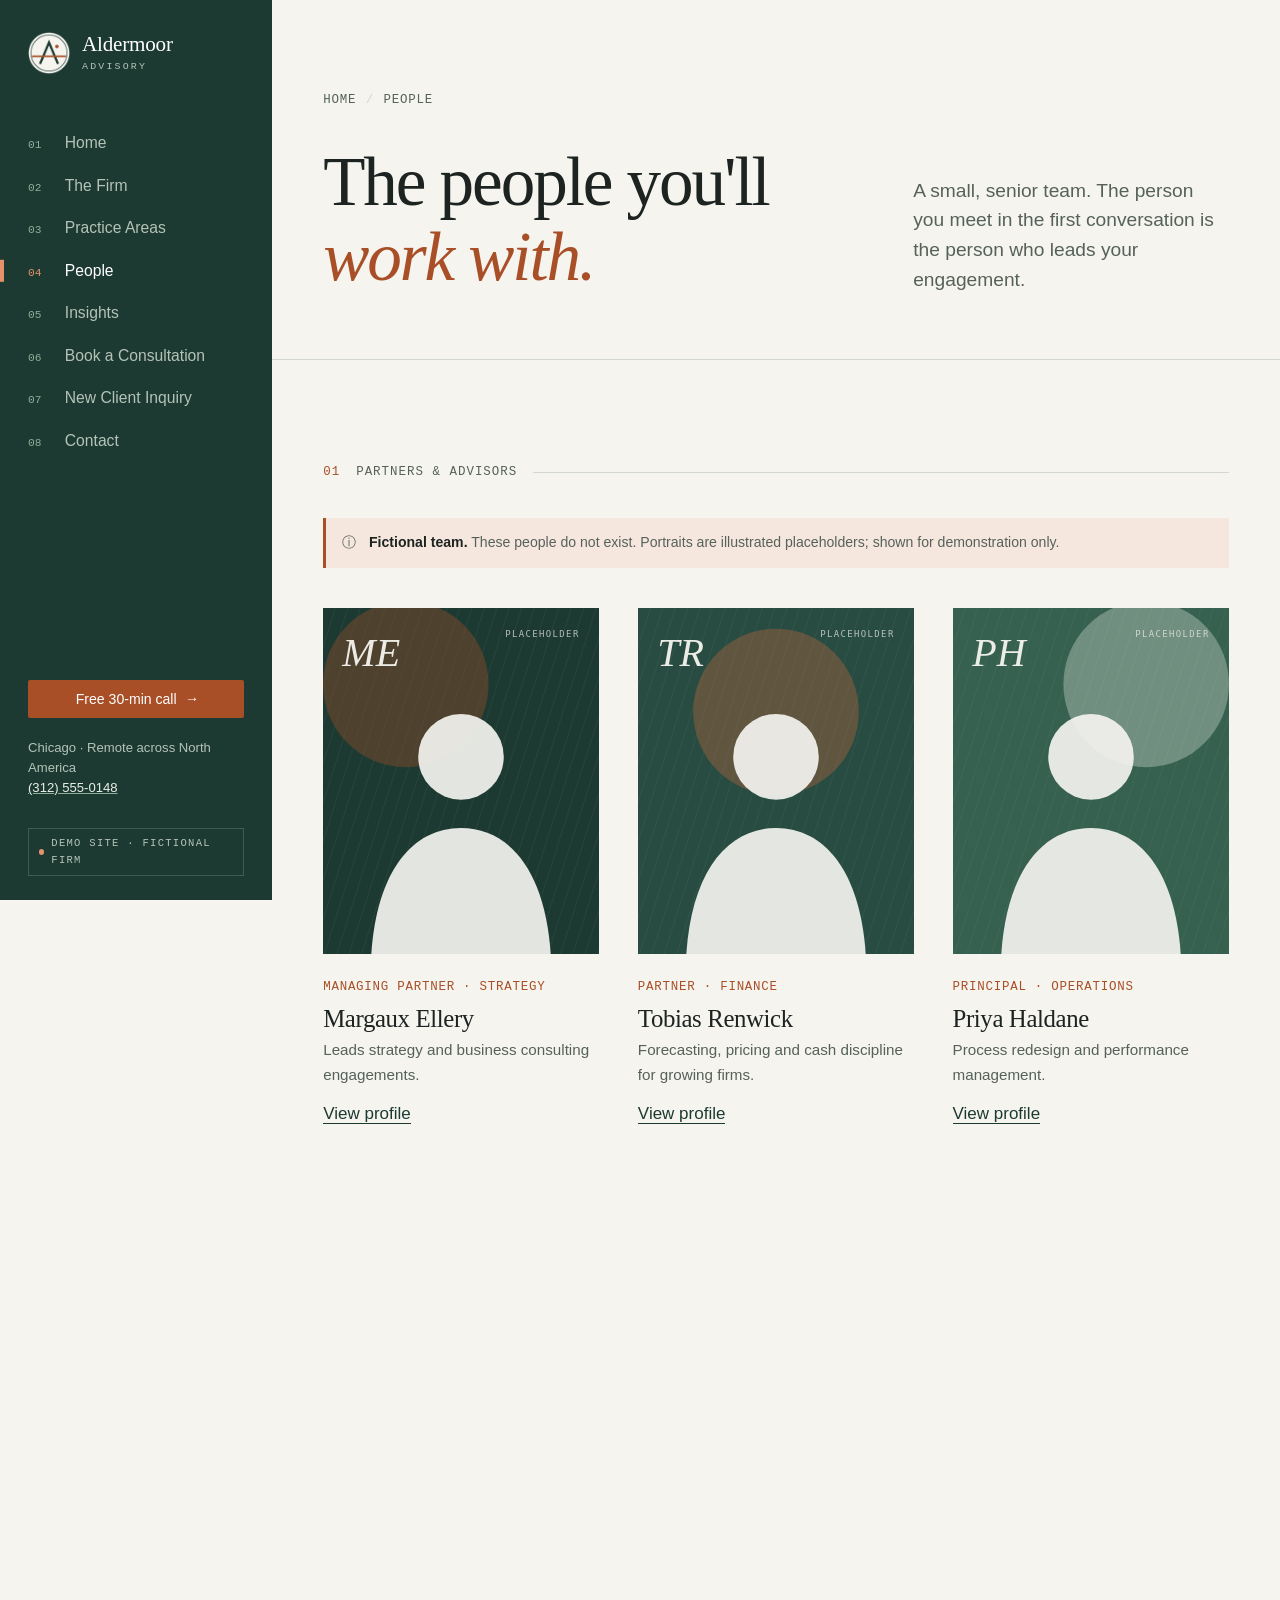
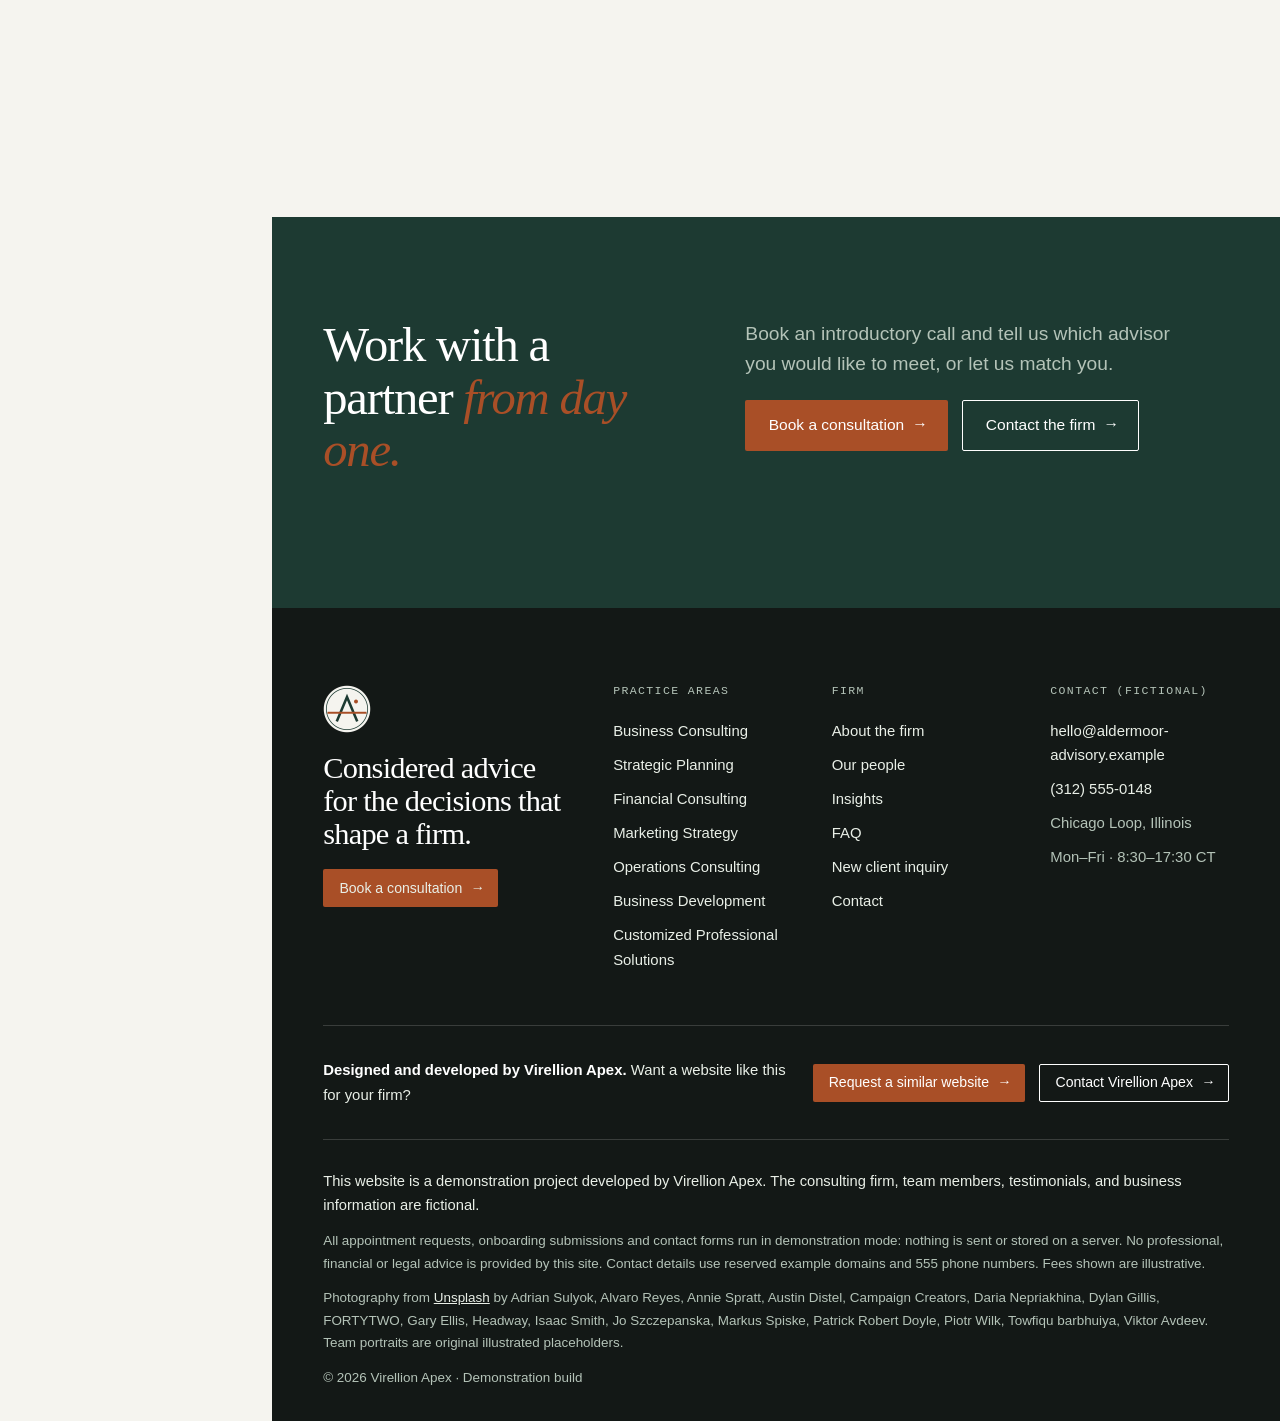
<file: team.html>
<!DOCTYPE html>
<html lang="en" class="no-js">
<head>
<meta charset="utf-8">
<meta name="viewport" content="width=device-width, initial-scale=1">
<meta http-equiv="Content-Security-Policy" content="default-src 'self'; img-src 'self' data: blob: https://images.unsplash.com; style-src 'self' https://fonts.googleapis.com; font-src 'self' https://fonts.gstatic.com; script-src 'self'; frame-src https://www.openstreetmap.org; connect-src 'self'; form-action 'self'; base-uri 'self'; object-src 'none'">
<meta name="referrer" content="strict-origin-when-cross-origin">
<title>Our People — Aldermoor Advisory (Demo)</title>
<meta name="description" content="Meet the fictional partners and advisors of Aldermoor Advisory: strategy, finance, operations, marketing and business development specialists.">
<link rel="canonical" href="https://lilmoniisenterprise.github.io/consulting-demo/team.html">
<meta name="theme-color" content="#1d3a32">
<meta property="og:type" content="website">
<meta property="og:site_name" content="Aldermoor Advisory (Demo by Virellion Apex)">
<meta property="og:title" content="Our People — Aldermoor Advisory (Demo)">
<meta property="og:description" content="Meet the fictional partners and advisors of Aldermoor Advisory: strategy, finance, operations, marketing and business development specialists.">
<meta property="og:url" content="https://lilmoniisenterprise.github.io/consulting-demo/team.html">
<meta property="og:image" content="https://lilmoniisenterprise.github.io/consulting-demo/assets/og-image.jpg">
<meta property="og:image:width" content="1200">
<meta property="og:image:height" content="630">
<meta property="og:image:alt" content="Aldermoor Advisory — fictional consulting firm demonstration website by Virellion Apex">
<meta name="twitter:card" content="summary_large_image">
<meta name="twitter:title" content="Our People — Aldermoor Advisory (Demo)">
<meta name="twitter:description" content="Meet the fictional partners and advisors of Aldermoor Advisory: strategy, finance, operations, marketing and business development specialists.">
<meta name="twitter:image" content="https://lilmoniisenterprise.github.io/consulting-demo/assets/og-image.jpg">
<link rel="icon" href="assets/favicon.svg" type="image/svg+xml">
<link rel="icon" href="assets/favicon-32.png" sizes="32x32" type="image/png">
<link rel="apple-touch-icon" href="assets/apple-touch-icon.png">
<link rel="preconnect" href="https://fonts.googleapis.com">
<link rel="preconnect" href="https://fonts.gstatic.com" crossorigin>
<link rel="preconnect" href="https://images.unsplash.com">
<link rel="stylesheet" href="https://fonts.googleapis.com/css2?family=Fraunces:ital,opsz,wght@0,9..144,300..600;1,9..144,300..500&amp;family=IBM+Plex+Mono:wght@400;500&amp;family=IBM+Plex+Sans:wght@400;500;600&amp;display=swap">
<link rel="stylesheet" href="css/style.css">
<script src="js/script.js" defer></script>
</head>
<body>
<a class="skip-link" href="#main">Skip to content</a>
<header class="topbar">
  <a class="brand" href="index.html" aria-label="Aldermoor Advisory home"><img src="images/logo.png" alt="" width="42" height="42"><span class="brand-name">Aldermoor<small>Advisory</small></span></a>
  <button class="menu-btn" type="button" aria-expanded="false" aria-controls="site-rail"><span class="bars" aria-hidden="true"></span><span class="menu-label">Menu</span></button>
</header>
<aside class="rail" id="site-rail" aria-label="Site">
  <a class="brand" href="index.html" aria-label="Aldermoor Advisory home"><img src="images/logo.png" alt="" width="42" height="42"><span class="brand-name">Aldermoor<small>Advisory</small></span></a>
  <nav class="rail-nav" aria-label="Main"><ol><li><a href="index.html">Home</a></li><li><a href="about.html">The Firm</a></li><li><a href="services.html">Practice Areas</a></li><li><a href="team.html" aria-current="page">People</a></li><li><a href="insights.html">Insights</a></li><li><a href="appointments.html">Book a Consultation</a></li><li><a href="onboarding.html">New Client Inquiry</a></li><li><a href="contact.html">Contact</a></li></ol></nav>
  <div class="rail-foot">
    <a class="btn btn-primary btn-sm" href="appointments.html?type=intro">Free 30-min call</a>
    <p class="rail-meta">Chicago · Remote across North America<br><a href="tel:+13125550148">(312) 555-0148</a></p>
    <span class="demo-pill">Demo site · fictional firm</span>
  </div>
</aside>
<div class="main">
<main id="main">
<section class="masthead" aria-labelledby="page-title">
  <nav class="crumbs mono" aria-label="Breadcrumb"><a href="index.html">Home</a><span aria-hidden="true">/</span><span aria-current="page">People</span></nav>
  <div class="masthead-grid"><h1 id="page-title">The people you'll <em>work with.</em></h1><div><p class="lede">A small, senior team. The person you meet in the first conversation is the person who leads your engagement.</p></div></div>
</section>

<section class="section" aria-labelledby="team-h">
  <div class="chapter"><b>01</b> Partners &amp; advisors</div>
  <h2 id="team-h" class="visually-hidden">Team profiles</h2>
  <div class="demo-note"><span aria-hidden="true">ⓘ</span><p class="mb-0"><strong>Fictional team.</strong> These people do not exist. Portraits are illustrated placeholders; shown for demonstration only.</p></div>
  <div class="team-grid gap-top-lg"><button type="button" class="person reveal" data-person="margaux-ellery" aria-haspopup="dialog">
  <div class="portrait"><img src="images/team/margaux-ellery.svg" alt="Illustrated portrait placeholder for Margaux Ellery" width="400" height="500" loading="lazy"></div>
  <span class="role mono">Managing Partner · Strategy</span><h3>Margaux Ellery</h3><p>Leads strategy and business consulting engagements.</p><span class="more">View profile</span>
</button><button type="button" class="person reveal" data-person="tobias-renwick" aria-haspopup="dialog">
  <div class="portrait"><img src="images/team/tobias-renwick.svg" alt="Illustrated portrait placeholder for Tobias Renwick" width="400" height="500" loading="lazy"></div>
  <span class="role mono">Partner · Finance</span><h3>Tobias Renwick</h3><p>Forecasting, pricing and cash discipline for growing firms.</p><span class="more">View profile</span>
</button><button type="button" class="person reveal" data-person="priya-haldane" aria-haspopup="dialog">
  <div class="portrait"><img src="images/team/priya-haldane.svg" alt="Illustrated portrait placeholder for Priya Haldane" width="400" height="500" loading="lazy"></div>
  <span class="role mono">Principal · Operations</span><h3>Priya Haldane</h3><p>Process redesign and performance management.</p><span class="more">View profile</span>
</button><button type="button" class="person reveal" data-person="julian-okafor" aria-haspopup="dialog">
  <div class="portrait"><img src="images/team/julian-okafor.svg" alt="Illustrated portrait placeholder for Julian Okafor" width="400" height="500" loading="lazy"></div>
  <span class="role mono">Principal · Marketing &amp; Growth</span><h3>Julian Okafor</h3><p>Positioning and go-to-market for B2B and service firms.</p><span class="more">View profile</span>
</button><button type="button" class="person reveal" data-person="hana-lindqvist" aria-haspopup="dialog">
  <div class="portrait"><img src="images/team/hana-lindqvist.svg" alt="Illustrated portrait placeholder for Hana Lindqvist" width="400" height="500" loading="lazy"></div>
  <span class="role mono">Senior Manager · Business Development</span><h3>Hana Lindqvist</h3><p>Pipeline design, proposals and partnerships.</p><span class="more">View profile</span>
</button><button type="button" class="person reveal" data-person="desmond-achterberg" aria-haspopup="dialog">
  <div class="portrait"><img src="images/team/desmond-achterberg.svg" alt="Illustrated portrait placeholder for Desmond Achterberg" width="400" height="500" loading="lazy"></div>
  <span class="role mono">Senior Advisor · Special Situations</span><h3>Desmond Achterberg</h3><p>Interim leadership, acquisitions and succession.</p><span class="more">View profile</span>
</button></div>
</section>
<section class="section on-dark" aria-labelledby="join-h">
  <div class="split"><h2 id="join-h">Work with a partner <em>from day one.</em></h2><div><p class="lede">Book an introductory call and tell us which advisor you would like to meet, or let us match you.</p><div class="btn-row gap-top"><a class="btn btn-primary" href="appointments.html?type=intro">Book a consultation</a><a class="btn btn-outline" href="contact.html">Contact the firm</a></div></div></div>
</section>
<dialog class="sheet" id="person-dialog" aria-labelledby="person-dialog-title">
  <div class="sheet-inner"><button class="icon-btn sheet-close" type="button" data-close aria-label="Close profile">✕</button><div class="sheet-body"></div></div>
</dialog>
</main>
<footer class="site-footer">
  <div class="footer-top">
    <div>
      <img src="images/logo.png" alt="" width="48" height="48">
      <h2 class="gap-top">Considered advice for the decisions that shape a firm.</h2>
      <a class="btn btn-primary btn-sm" href="appointments.html?type=intro">Book a consultation</a>
    </div>
    <div><h3>Practice areas</h3><ul><li><a href="service-details.html?service=business-consulting">Business Consulting</a></li><li><a href="service-details.html?service=strategic-planning">Strategic Planning</a></li><li><a href="service-details.html?service=financial-consulting">Financial Consulting</a></li><li><a href="service-details.html?service=marketing-strategy">Marketing Strategy</a></li><li><a href="service-details.html?service=operations-consulting">Operations Consulting</a></li><li><a href="service-details.html?service=business-development">Business Development</a></li><li><a href="service-details.html?service=custom-solutions">Customized Professional Solutions</a></li></ul></div>
    <div><h3>Firm</h3><ul>
      <li><a href="about.html">About the firm</a></li><li><a href="team.html">Our people</a></li>
      <li><a href="insights.html">Insights</a></li><li><a href="about.html#faq">FAQ</a></li>
      <li><a href="onboarding.html">New client inquiry</a></li><li><a href="contact.html">Contact</a></li></ul></div>
    <div><h3>Contact (fictional)</h3><ul>
      <li><a href="mailto:hello@aldermoor-advisory.example">hello@aldermoor-advisory.example</a></li>
      <li><a href="tel:+13125550148">(312) 555-0148</a></li>
      <li>Chicago Loop, Illinois</li><li>Mon–Fri · 8:30–17:30 CT</li></ul></div>
  </div>
  <div class="va-credit">
    <p><strong>Designed and developed by Virellion Apex.</strong> Want a website like this for your firm?</p>
    <div class="btn-row"><a class="btn btn-primary btn-sm" href="https://calendly.com/virellionapex/free-consultation" rel="noopener">Request a similar website</a><a class="btn btn-outline btn-sm" href="https://virellionapex.com/contact" rel="noopener">Contact Virellion Apex</a></div>
  </div>
  <div class="disclaimer">
    <p class="statement">This website is a demonstration project developed by Virellion Apex. The consulting firm, team members, testimonials, and business information are fictional.</p>
    <p>All appointment requests, onboarding submissions and contact forms run in demonstration mode: nothing is sent or stored on a server. No professional, financial or legal advice is provided by this site. Contact details use reserved example domains and 555 phone numbers. Fees shown are illustrative.</p>
    <p>Photography from <a href="https://unsplash.com/?utm_source=aldermoor_demo&amp;utm_medium=referral" rel="noopener">Unsplash</a> by Adrian Sulyok, Alvaro Reyes, Annie Spratt, Austin Distel, Campaign Creators, Daria Nepriakhina, Dylan Gillis, FORTYTWO, Gary Ellis, Headway, Isaac Smith, Jo Szczepanska, Markus Spiske, Patrick Robert Doyle, Piotr Wilk, Towfiqu barbhuiya, Viktor Avdeev. Team portraits are original illustrated placeholders.</p>
    <p>© <span data-year>2026</span> Virellion Apex · Demonstration build</p>
  </div>
</footer>
</div>
</body>
</html>
</file>
<file: css/style.css>
/* ==========================================================================
   Aldermoor Advisory — demonstration site by Virellion Apex
   Design system: "annual report" editorial layout with a fixed left rail.
   Palette: forest, paper, sage, rust. Type: Fraunces / IBM Plex Sans / IBM Plex Mono.
   ========================================================================== */

:root {
  --ink: #131816;
  --forest: #1d3a32;
  --forest-2: #284c42;
  --forest-3: #36604f;
  --moss: #93ad98;
  --sage: #dfe6db;
  --sage-2: #eef2ea;
  --paper: #f5f4ef;
  --white: #ffffff;
  --rust: #a94f27;
  --rust-bright: #e3926a;
  --rust-tint: #f6e7de;
  --line: #d3d8ce;
  --line-dark: rgba(255, 255, 255, 0.16);
  --text: #1c2320;
  --muted: #56615b;
  --on-dark: #e9efe7;
  --on-dark-muted: #b4c3b8;
  --error: #b3261e;
  --error-bg: #fbeae8;
  --success: #24613f;
  --success-bg: #e4f1e8;

  --f-display: "Fraunces", "Iowan Old Style", "Palatino Linotype", Georgia, serif;
  --f-body: "IBM Plex Sans", "Segoe UI", Roboto, "Helvetica Neue", Arial, sans-serif;
  --f-mono: "IBM Plex Mono", ui-monospace, "SFMono-Regular", Menlo, Consolas, monospace;

  --rail: 272px;
  --gutter: clamp(1.25rem, 4vw, 4.5rem);
  --radius: 2px;
  --ease: cubic-bezier(0.22, 0.61, 0.36, 1);
}

/* ---------- Reset ---------- */
*, *::before, *::after { box-sizing: border-box; }
html { -webkit-text-size-adjust: 100%; scroll-behavior: smooth; }
body {
  margin: 0;
  font-family: var(--f-body);
  font-size: 1.0625rem;
  line-height: 1.65;
  color: var(--text);
  background: var(--paper);
  text-rendering: optimizeLegibility;
  -webkit-font-smoothing: antialiased;
}
img, svg { display: block; max-width: 100%; height: auto; }
a { color: inherit; }
button, input, select, textarea { font: inherit; color: inherit; }
button { cursor: pointer; }
h1, h2, h3, h4 { font-family: var(--f-display); font-weight: 400; line-height: 1.08; margin: 0 0 0.6em; letter-spacing: -0.015em; font-variation-settings: "opsz" 96; }
h1 { font-size: clamp(2.7rem, 6.2vw, 5.8rem); letter-spacing: -0.03em; }
h2 { font-size: clamp(2rem, 3.8vw, 3.4rem); letter-spacing: -0.025em; }
h3 { font-size: clamp(1.35rem, 2vw, 1.75rem); }
h4 { font-size: 1.15rem; font-family: var(--f-body); font-weight: 600; letter-spacing: 0; }
h1 em, h2 em, h3 em { font-style: italic; color: var(--rust); font-weight: 300; }
p { margin: 0 0 1.1em; }
ul, ol { margin: 0 0 1.1em; padding-left: 1.2em; }
.visually-hidden { position: absolute !important; width: 1px; height: 1px; padding: 0; margin: -1px; overflow: hidden; clip: rect(0 0 0 0); white-space: nowrap; border: 0; }
:focus-visible { outline: 3px solid var(--rust); outline-offset: 3px; }
.rail :focus-visible, .on-dark :focus-visible, .site-footer :focus-visible, .topbar :focus-visible { outline-color: var(--rust-bright); }
::selection { background: var(--rust); color: var(--white); }

.skip-link {
  position: absolute; left: 1rem; top: -4rem; z-index: 200;
  background: var(--rust); color: var(--white); padding: 0.7rem 1rem; text-decoration: none; font-weight: 600;
}
.skip-link:focus { top: 1rem; }

/* ---------- Utility type ---------- */
.mono { font-family: var(--f-mono); font-size: 0.78rem; letter-spacing: 0.06em; text-transform: uppercase; }
.lede { font-size: clamp(1.15rem, 1.5vw, 1.35rem); line-height: 1.55; color: var(--muted); max-width: 40ch; }
.muted { color: var(--muted); }
.serif { font-family: var(--f-display); }

.chapter {
  display: flex; align-items: center; gap: 1rem;
  font-family: var(--f-mono); font-size: 0.78rem; letter-spacing: 0.08em; text-transform: uppercase;
  color: var(--muted); margin-bottom: 2.2rem;
}
.chapter b { color: var(--rust); font-weight: 500; }
.chapter::after { content: ""; flex: 1; height: 1px; background: var(--line); }
.on-dark .chapter { color: var(--on-dark-muted); }
.on-dark .chapter b { color: var(--rust-bright); }
.on-dark .chapter::after { background: var(--line-dark); }

/* ==========================================================================
   Left rail navigation (desktop) / top bar (mobile)
   ========================================================================== */
.rail {
  position: fixed; inset: 0 auto 0 0; width: var(--rail); z-index: 100;
  background: var(--forest); color: var(--on-dark);
  display: flex; flex-direction: column;
  padding: 2rem 1.75rem 1.5rem;
  overflow-y: auto;
}
.brand { display: flex; align-items: center; gap: 0.75rem; text-decoration: none; color: var(--white); }
.brand img { width: 42px; height: 42px; }
.brand-name { font-family: var(--f-display); font-size: 1.32rem; line-height: 1; letter-spacing: -0.01em; }
.brand-name small { display: block; font-family: var(--f-mono); font-size: 0.62rem; letter-spacing: 0.22em; text-transform: uppercase; color: var(--on-dark-muted); margin-top: 0.4rem; }

.rail-nav { margin-top: 3rem; }
.rail-nav ol { list-style: none; margin: 0; padding: 0; counter-reset: nav; }
.rail-nav li { counter-increment: nav; }
.rail-nav a {
  position: relative; display: flex; align-items: baseline; gap: 0.9rem;
  padding: 0.52rem 0; text-decoration: none; color: var(--on-dark-muted);
  font-size: 0.98rem; transition: color 0.2s var(--ease), padding 0.25s var(--ease);
}
.rail-nav a::before { content: counter(nav, decimal-leading-zero); font-family: var(--f-mono); font-size: 0.7rem; color: var(--moss); width: 1.4rem; }
.rail-nav a:hover { color: var(--white); padding-left: 0.3rem; }
.rail-nav a[aria-current="page"] { color: var(--white); }
.rail-nav a[aria-current="page"]::before { color: var(--rust-bright); }
.rail-nav a[aria-current="page"]::after { content: ""; position: absolute; left: -1.75rem; top: 50%; width: 4px; height: 1.4rem; transform: translateY(-50%); background: var(--rust-bright); }

.rail-foot { margin-top: auto; padding-top: 2rem; }
.rail-foot .btn { width: 100%; justify-content: center; }
.rail-meta { margin-top: 1.25rem; font-size: 0.82rem; color: var(--on-dark-muted); line-height: 1.5; }
.rail-meta a { color: var(--on-dark); text-decoration-color: var(--moss); }
.demo-pill {
  display: inline-flex; align-items: center; gap: 0.45rem; margin-top: 1rem;
  font-family: var(--f-mono); font-size: 0.66rem; letter-spacing: 0.12em; text-transform: uppercase;
  border: 1px solid var(--line-dark); padding: 0.35rem 0.6rem; color: var(--on-dark-muted);
}
.demo-pill::before { content: ""; width: 6px; height: 6px; border-radius: 50%; background: var(--rust-bright); }

.topbar { display: none; }
.main { margin-left: var(--rail); min-height: 100vh; }

@media (max-width: 1099px) {
  .rail {
    inset: 0; width: 100%; padding: 6rem var(--gutter) 2rem;
    transform: translateX(-100%); transition: transform 0.35s var(--ease); visibility: hidden;
  }
  .rail .brand { display: none; }
  .rail-nav { margin-top: 0; }
  .rail-nav a { font-family: var(--f-display); font-size: 1.7rem; color: var(--on-dark); padding: 0.45rem 0; }
  .rail-nav a[aria-current="page"]::after { left: calc(var(--gutter) * -1); }
  body.menu-open .rail { transform: none; visibility: visible; }
  body.menu-open { overflow: hidden; }
  .topbar {
    display: flex; align-items: center; justify-content: space-between;
    position: sticky; top: 0; z-index: 110; height: 68px; padding: 0 var(--gutter);
    background: var(--forest); color: var(--white);
  }
  .topbar .brand img { width: 34px; height: 34px; }
  .topbar .brand-name { font-size: 1.15rem; }
  .topbar .brand-name small { display: none; }
  .menu-btn {
    display: inline-flex; align-items: center; gap: 0.6rem; background: none; border: 1px solid var(--line-dark);
    color: var(--white); padding: 0.5rem 0.85rem; font-family: var(--f-mono); font-size: 0.74rem; letter-spacing: 0.1em; text-transform: uppercase;
  }
  .menu-btn .bars { width: 18px; height: 10px; position: relative; }
  .menu-btn .bars::before, .menu-btn .bars::after { content: ""; position: absolute; left: 0; right: 0; height: 1.5px; background: currentColor; transition: transform 0.3s var(--ease), top 0.3s var(--ease); }
  .menu-btn .bars::before { top: 0; }
  .menu-btn .bars::after { top: 8px; }
  body.menu-open .menu-btn .bars::before { top: 4px; transform: rotate(45deg); }
  body.menu-open .menu-btn .bars::after { top: 4px; transform: rotate(-45deg); }
  .main { margin-left: 0; }
}

/* ==========================================================================
   Buttons & links
   ========================================================================== */
.btn {
  display: inline-flex; align-items: center; gap: 0.7rem;
  padding: 0.95rem 1.4rem; border: 1px solid transparent; border-radius: var(--radius);
  font-weight: 500; font-size: 0.97rem; line-height: 1.2; text-decoration: none;
  transition: background 0.2s var(--ease), color 0.2s var(--ease), border-color 0.2s var(--ease), transform 0.2s var(--ease);
}
.btn::after { content: "→"; font-family: var(--f-mono); transition: transform 0.25s var(--ease); }
.btn:hover::after { transform: translateX(4px); }
.btn.no-arrow::after { content: none; }
.btn-primary { background: var(--rust); color: var(--white); }
.btn-primary:hover { background: #8f411f; }
.btn-dark { background: var(--forest); color: var(--white); }
.btn-dark:hover { background: var(--forest-2); }
.btn-outline { border-color: currentColor; color: var(--forest); background: transparent; }
.btn-outline:hover { background: var(--forest); color: var(--white); border-color: var(--forest); }
.on-dark .btn-outline { color: var(--white); }
.on-dark .btn-outline:hover { background: var(--white); color: var(--forest); border-color: var(--white); }
.btn-sm { padding: 0.6rem 0.95rem; font-size: 0.88rem; }
.btn[disabled], .btn[aria-disabled="true"] { opacity: 0.45; pointer-events: none; }

.link-arrow {
  display: inline-flex; align-items: center; gap: 0.5rem; font-weight: 500; text-decoration: none;
  border-bottom: 1px solid currentColor; padding-bottom: 2px; color: var(--rust);
}
.link-arrow::after { content: "↗"; font-family: var(--f-mono); font-size: 0.85em; }
.on-dark .link-arrow { color: var(--rust-bright); }
.btn-row { display: flex; flex-wrap: wrap; gap: 0.9rem; align-items: center; }

/* ==========================================================================
   Sections
   ========================================================================== */
.section { padding: clamp(4rem, 8vw, 7.5rem) var(--gutter); }
.section.tight { padding-top: clamp(2.5rem, 5vw, 4rem); padding-bottom: clamp(2.5rem, 5vw, 4rem); }
.section.white { background: var(--white); }
.section.sage { background: var(--sage-2); }
.on-dark { background: var(--forest); color: var(--on-dark); }
.on-dark h2, .on-dark h3 { color: var(--white); }
.on-dark .muted, .on-dark .lede { color: var(--on-dark-muted); }
.ink { background: var(--ink); }
.wrap { max-width: 1240px; }
.split { display: grid; grid-template-columns: minmax(0, 5fr) minmax(0, 7fr); gap: clamp(2rem, 6vw, 6rem); }
.split.even { grid-template-columns: 1fr 1fr; }
.split.rev { grid-template-columns: minmax(0, 7fr) minmax(0, 5fr); }
@media (max-width: 860px) { .split, .split.even, .split.rev { grid-template-columns: 1fr; } }

/* ---------- Cover (home hero) ---------- */
.cover {
  display: grid; grid-template-columns: minmax(0, 1.2fr) minmax(0, 0.8fr);
  min-height: min(100vh, 980px); background: var(--paper);
}
.cover-copy { padding: clamp(3rem, 7vw, 6.5rem) var(--gutter) clamp(2.5rem, 4vw, 3.5rem); display: flex; flex-direction: column; }
.cover-kicker { display: flex; flex-wrap: wrap; gap: 0.5rem 1.4rem; color: var(--muted); margin-bottom: auto; }
.cover-kicker span { display: inline-flex; align-items: center; gap: 0.5rem; }
.cover-kicker span + span::before { content: ""; width: 5px; height: 5px; background: var(--rust); }
.cover h1 { margin-top: clamp(3rem, 9vh, 6rem); max-width: 11ch; }
.cover .lede { margin-bottom: 2.2rem; }
.cover-figure { position: relative; margin: 0; background: var(--forest); overflow: hidden; }
.cover-figure img { width: 100%; height: 100%; object-fit: cover; filter: saturate(0.75) contrast(1.05); }
.cover-figure::after { content: ""; position: absolute; inset: 0; background: linear-gradient(180deg, rgba(29, 58, 50, 0) 55%, rgba(19, 24, 22, 0.7)); }
.cover-figure figcaption {
  position: absolute; left: 1.5rem; right: 1.5rem; bottom: 1.4rem; z-index: 2; color: var(--on-dark);
  display: flex; justify-content: space-between; gap: 1rem; font-family: var(--f-mono); font-size: 0.7rem; letter-spacing: 0.08em; text-transform: uppercase;
}
.cover-stamp {
  position: absolute; top: 1.5rem; right: 1.5rem; z-index: 2; width: 116px; height: 116px; border-radius: 50%;
  background: var(--paper); color: var(--forest); display: grid; place-items: center; text-align: center;
  font-family: var(--f-display); font-size: 0.98rem; line-height: 1.15; padding: 1rem; box-shadow: 0 10px 30px rgba(0,0,0,0.18);
}
.cover-stamp em { color: var(--rust); font-style: italic; }
@media (max-width: 960px) {
  .cover { grid-template-columns: 1fr; min-height: 0; }
  .cover-figure { height: 58vw; max-height: 460px; order: -1; }
  .cover h1 { margin-top: 2.5rem; }
  .cover-stamp { width: 92px; height: 92px; font-size: 0.8rem; }
}

/* ---------- Ledger strip ---------- */
.ledger { display: grid; grid-template-columns: repeat(4, 1fr); border-top: 1px solid var(--line); border-bottom: 1px solid var(--line); background: var(--white); }
.ledger div { padding: 1.6rem var(--gutter) 1.6rem 1.6rem; border-left: 1px solid var(--line); }
.ledger div:first-child { border-left: 0; padding-left: var(--gutter); }
.ledger dt { font-family: var(--f-mono); font-size: 0.7rem; letter-spacing: 0.1em; text-transform: uppercase; color: var(--muted); margin-bottom: 0.4rem; }
.ledger dd { margin: 0; font-family: var(--f-display); font-size: 1.35rem; line-height: 1.2; color: var(--forest); }
@media (max-width: 960px) { .ledger { grid-template-columns: 1fr 1fr; } .ledger div:nth-child(3) { border-left: 0; padding-left: var(--gutter); } .ledger div:nth-child(n+3) { border-top: 1px solid var(--line); } }
@media (max-width: 520px) { .ledger { grid-template-columns: 1fr; } .ledger div { border-left: 0 !important; padding-left: var(--gutter) !important; } .ledger div + div { border-top: 1px solid var(--line); } }

/* ---------- Intro with drop cap & marginalia ---------- */
.dropcap::first-letter { float: left; font-family: var(--f-display); font-size: 5.4em; line-height: 0.82; padding: 0.06em 0.12em 0 0; color: var(--forest); }
.prose { max-width: 62ch; }
.prose p { font-size: 1.12rem; }
.margin-note { border-left: 2px solid var(--rust); padding: 0.2rem 0 0.2rem 1.2rem; color: var(--muted); font-size: 0.95rem; }
.margin-note strong { display: block; color: var(--text); font-family: var(--f-mono); font-size: 0.72rem; letter-spacing: 0.1em; text-transform: uppercase; margin-bottom: 0.4rem; font-weight: 500; }

/* ---------- Index list (practice areas) ---------- */
.index-list { list-style: none; margin: 0; padding: 0; border-top: 1px solid var(--ink); }
.index-list li { border-bottom: 1px solid var(--line); }
.index-row {
  display: grid; grid-template-columns: 4rem minmax(0, 1.1fr) minmax(0, 1.3fr) 3rem; align-items: center; gap: 1.5rem;
  padding: 1.6rem 0.75rem; text-decoration: none; color: inherit; position: relative;
  transition: background 0.25s var(--ease), padding 0.3s var(--ease);
}
.index-row:hover, .index-row:focus-visible { background: var(--sage-2); padding-left: 1.5rem; }
.index-num { font-family: var(--f-mono); font-size: 0.8rem; color: var(--rust); }
.index-title { font-family: var(--f-display); font-size: clamp(1.4rem, 2.4vw, 2.1rem); line-height: 1.1; letter-spacing: -0.015em; }
.index-desc { color: var(--muted); font-size: 0.98rem; }
.index-go { justify-self: end; width: 2.6rem; height: 2.6rem; border: 1px solid var(--line); display: grid; place-items: center; font-family: var(--f-mono); transition: background 0.2s, color 0.2s, border-color 0.2s; }
.index-row:hover .index-go { background: var(--rust); color: var(--white); border-color: var(--rust); }
.index-preview {
  position: fixed; z-index: 90; width: 260px; height: 180px; pointer-events: none; opacity: 0;
  transform: translate(0, -100%) scale(0.92); transform-origin: bottom left; transition: opacity 0.2s var(--ease), transform 0.25s var(--ease);
  background: var(--sage) center / cover no-repeat; box-shadow: 0 18px 40px rgba(19, 24, 22, 0.25);
}
.index-preview.show { opacity: 1; transform: translate(0, -100%) scale(1); }
@media (max-width: 760px) {
  .index-row { grid-template-columns: 2.4rem minmax(0, 1fr) 2.6rem; gap: 0.9rem; }
  .index-desc { grid-column: 2 / 3; grid-row: 2; font-size: 0.92rem; }
  .index-go { grid-row: 1; grid-column: 3; }
  .index-preview { display: none; }
}
@media (hover: none) { .index-preview { display: none; } }

/* ---------- Outcomes (numbered columns) ---------- */
.outcomes { display: grid; grid-template-columns: repeat(3, 1fr); gap: 0; border-top: 1px solid var(--line-dark); }
.outcome { padding: 2.2rem 2rem 0 0; }
.outcome + .outcome { padding-left: 2rem; border-left: 1px solid var(--line-dark); }
.outcome-num { font-family: var(--f-display); font-size: 4.2rem; line-height: 1; color: var(--rust-bright); font-weight: 300; font-style: italic; margin-bottom: 1.4rem; }
.outcome h3 { font-size: 1.5rem; }
.outcome p { color: var(--on-dark-muted); }
@media (max-width: 860px) { .outcomes { grid-template-columns: 1fr; } .outcome + .outcome { padding-left: 0; border-left: 0; border-top: 1px solid var(--line-dark); } .outcome { padding-bottom: 1.5rem; } }

/* ---------- Comparison table ---------- */
.compare { width: 100%; border-collapse: collapse; font-size: 0.98rem; }
.compare caption { text-align: left; color: var(--muted); font-size: 0.9rem; margin-bottom: 1rem; }
.compare th, .compare td { text-align: left; padding: 1.1rem 1rem; border-bottom: 1px solid var(--line); vertical-align: top; }
.compare thead th { font-family: var(--f-mono); font-size: 0.72rem; letter-spacing: 0.1em; text-transform: uppercase; font-weight: 500; color: var(--muted); border-bottom: 1px solid var(--ink); }
.compare thead th.us { color: var(--rust); }
.compare tbody th { font-weight: 600; width: 24%; }
.compare td.us { background: var(--rust-tint); color: var(--text); }
.compare td.them { color: var(--muted); }
.table-scroll { overflow-x: auto; -webkit-overflow-scrolling: touch; }
@media (max-width: 640px) { .compare { min-width: 600px; } }

/* ---------- Quote stage (testimonials) ---------- */
.quote-stage { position: relative; }
.quote-slide { display: none; }
.quote-slide.active { display: block; animation: fadeUp 0.6s var(--ease); }
.quote-slide blockquote { margin: 0; }
.quote-slide blockquote p { font-family: var(--f-display); font-weight: 300; font-size: clamp(1.6rem, 3.1vw, 2.75rem); line-height: 1.22; letter-spacing: -0.015em; color: var(--forest); max-width: 28ch; }
.quote-slide blockquote p::before { content: "“"; color: var(--rust); }
.quote-slide blockquote p::after { content: "”"; color: var(--rust); }
.quote-slide figcaption { display: flex; flex-wrap: wrap; gap: 0.4rem 1rem; align-items: center; margin-top: 1.5rem; }
.quote-slide figcaption strong { font-weight: 600; }
.tag-fictional { font-family: var(--f-mono); font-size: 0.66rem; letter-spacing: 0.1em; text-transform: uppercase; color: var(--rust); border: 1px solid currentColor; padding: 0.2rem 0.5rem; }
.quote-controls { display: flex; align-items: center; gap: 1rem; margin-top: 2.5rem; }
.icon-btn { width: 3rem; height: 3rem; border: 1px solid var(--forest); background: transparent; color: var(--forest); display: grid; place-items: center; font-family: var(--f-mono); border-radius: var(--radius); transition: background 0.2s, color 0.2s; }
.icon-btn:hover { background: var(--forest); color: var(--white); }
.quote-count { font-family: var(--f-mono); font-size: 0.8rem; color: var(--muted); min-width: 4.5rem; }
.quote-bar { flex: 1; max-width: 220px; height: 2px; background: var(--line); position: relative; }
.quote-bar span { position: absolute; inset: 0 auto 0 0; background: var(--rust); transition: width 0.4s var(--ease); }

/* ---------- Article cards ---------- */
.articles { display: grid; grid-template-columns: repeat(3, 1fr); gap: clamp(1.5rem, 3vw, 2.5rem); }
.article-card { display: flex; flex-direction: column; border-top: 1px solid var(--ink); padding-top: 1.2rem; text-decoration: none; color: inherit; background: none; border-left: 0; border-right: 0; border-bottom: 0; text-align: left; padding-left: 0; padding-right: 0; }
.article-card .thumb { aspect-ratio: 4 / 3; overflow: hidden; background: var(--sage); margin: 1rem 0 1.3rem; }
.article-card .thumb img { width: 100%; height: 100%; object-fit: cover; transition: transform 0.6s var(--ease); filter: saturate(0.8); }
.article-card:hover .thumb img { transform: scale(1.04); }
.article-meta { display: flex; justify-content: space-between; gap: 1rem; color: var(--muted); }
.article-meta .cat { color: var(--rust); }
.article-card h3 { font-size: 1.45rem; margin-bottom: 0.5rem; }
.article-card p { color: var(--muted); font-size: 0.97rem; }
.article-card .read { margin-top: auto; font-weight: 500; color: var(--forest); }
@media (max-width: 960px) { .articles { grid-template-columns: 1fr 1fr; } }
@media (max-width: 620px) { .articles { grid-template-columns: 1fr; } }

/* ---------- Closing CTA split ---------- */
.closing { display: grid; grid-template-columns: 1.1fr 0.9fr; }
.closing-main { background: var(--forest); color: var(--on-dark); padding: clamp(3.5rem, 7vw, 6.5rem) var(--gutter); }
.closing-main h2 { color: var(--white); max-width: 14ch; }
.closing-side { background: var(--sage); padding: clamp(3rem, 6vw, 5.5rem) var(--gutter); }
.quick-list { list-style: none; margin: 1.5rem 0 0; padding: 0; border-top: 1px solid var(--forest); }
.quick-list a { display: flex; justify-content: space-between; align-items: center; gap: 1rem; padding: 1.05rem 0; border-bottom: 1px solid rgba(29, 58, 50, 0.25); text-decoration: none; }
.quick-list a:hover { color: var(--rust); }
.quick-list span:last-child { font-family: var(--f-mono); font-size: 0.75rem; color: var(--muted); white-space: nowrap; }
@media (max-width: 960px) { .closing { grid-template-columns: 1fr; } }

/* ==========================================================================
   Interior pages
   ========================================================================== */
.masthead { padding: clamp(3rem, 7vw, 6rem) var(--gutter) clamp(2.5rem, 5vw, 4rem); border-bottom: 1px solid var(--line); background: var(--paper); }
.crumbs { margin-bottom: 2.2rem; color: var(--muted); }
.crumbs a { text-decoration: none; }
.crumbs a:hover { color: var(--rust); }
.crumbs span[aria-hidden] { margin: 0 0.6rem; color: var(--line); }
.masthead-grid { display: grid; grid-template-columns: minmax(0, 1.25fr) minmax(0, 0.75fr); gap: clamp(2rem, 5vw, 5rem); align-items: end; }
.masthead h1 { font-size: clamp(2.6rem, 5.4vw, 4.9rem); margin-bottom: 0; }
.masthead .lede { margin-bottom: 0; }
@media (max-width: 860px) { .masthead-grid { grid-template-columns: 1fr; } }

.band-image { height: clamp(260px, 42vw, 520px); overflow: hidden; background: var(--forest); }
.band-image img { width: 100%; height: 100%; object-fit: cover; filter: saturate(0.75); }

/* Service chapters on services.html */
.chapter-spread { display: grid; grid-template-columns: minmax(0, 0.9fr) minmax(0, 1.1fr); gap: clamp(2rem, 5vw, 5rem); align-items: start; padding: clamp(3rem, 6vw, 5rem) 0; border-bottom: 1px solid var(--line); }
.chapter-spread:first-of-type { padding-top: 0; }
.chapter-spread:nth-of-type(even) .spread-media { order: 2; }
.spread-media { position: relative; aspect-ratio: 5 / 4; overflow: hidden; background: var(--sage); }
.spread-media img { width: 100%; height: 100%; object-fit: cover; filter: saturate(0.8); }
.spread-media .mono { position: absolute; left: 1rem; top: 1rem; background: var(--paper); padding: 0.35rem 0.6rem; color: var(--forest); }
.spread-copy h2 { font-size: clamp(1.9rem, 3vw, 2.7rem); }
.spread-copy ul { list-style: none; padding: 0; margin: 1.4rem 0 1.8rem; columns: 2; column-gap: 2rem; }
.spread-copy li { break-inside: avoid; padding: 0.4rem 0 0.4rem 1.3rem; position: relative; font-size: 0.97rem; }
.spread-copy li::before { content: ""; position: absolute; left: 0; top: 0.95rem; width: 0.6rem; height: 1px; background: var(--rust); }
.spread-facts { display: flex; flex-wrap: wrap; gap: 0.5rem 1.5rem; margin-bottom: 1.6rem; color: var(--muted); }
@media (max-width: 860px) { .chapter-spread { grid-template-columns: 1fr; } .chapter-spread:nth-of-type(even) .spread-media { order: 0; } .spread-copy ul { columns: 1; } }

/* Engagement models */
.models { display: grid; grid-template-columns: repeat(3, 1fr); border: 1px solid var(--line-dark); }
.model { padding: 2.2rem; border-left: 1px solid var(--line-dark); display: flex; flex-direction: column; }
.model:first-child { border-left: 0; }
.model.featured { background: var(--forest-2); }
.model .mono { color: var(--rust-bright); }
.model h3 { margin-top: 0.8rem; }
.model .price { font-family: var(--f-display); font-size: 2rem; color: var(--white); margin: 0.6rem 0 0.2rem; }
.model .price small { font-family: var(--f-body); font-size: 0.85rem; color: var(--on-dark-muted); }
.model ul { list-style: none; padding: 0; margin: 1.4rem 0 2rem; }
.model li { padding: 0.55rem 0; border-top: 1px solid var(--line-dark); font-size: 0.95rem; color: var(--on-dark); }
.model .btn { margin-top: auto; align-self: flex-start; }
@media (max-width: 960px) { .models { grid-template-columns: 1fr; } .model { border-left: 0; border-top: 1px solid var(--line-dark); } .model:first-child { border-top: 0; } }

/* ---------- Service detail ---------- */
.detail-layout { display: grid; grid-template-columns: 250px minmax(0, 1fr); gap: clamp(2rem, 5vw, 5rem); }
.detail-nav { position: sticky; top: 2rem; align-self: start; }
.detail-nav ol { list-style: none; padding: 0; margin: 0; border-top: 1px solid var(--ink); }
.detail-nav a { display: flex; gap: 0.75rem; padding: 0.75rem 0; border-bottom: 1px solid var(--line); text-decoration: none; font-size: 0.95rem; color: var(--muted); }
.detail-nav a span { font-family: var(--f-mono); font-size: 0.72rem; color: var(--moss); padding-top: 0.2rem; }
.detail-nav a:hover { color: var(--text); }
.detail-nav a[aria-current="true"] { color: var(--forest); font-weight: 600; }
.detail-nav a[aria-current="true"] span { color: var(--rust); }
.detail-hero { display: grid; grid-template-columns: minmax(0, 1fr) minmax(0, 0.8fr); gap: 2.5rem; align-items: end; margin-bottom: 3rem; }
.detail-hero .thumb { aspect-ratio: 4 / 3; background: var(--sage); overflow: hidden; }
.detail-hero .thumb img { width: 100%; height: 100%; object-fit: cover; filter: saturate(0.8); }
.detail-block { padding: 2.8rem 0; border-top: 1px solid var(--line); }
.detail-block > .mono { display: block; color: var(--rust); margin-bottom: 1rem; }
.benefit-grid { display: grid; grid-template-columns: 1fr 1fr; gap: 1.5rem 2.5rem; }
.benefit-grid div { padding-left: 1.2rem; border-left: 1px solid var(--rust); }
.benefit-grid h3 { font-size: 1.2rem; font-family: var(--f-body); font-weight: 600; letter-spacing: 0; margin-bottom: 0.4rem; }
.benefit-grid p { color: var(--muted); font-size: 0.97rem; margin: 0; }
.process { list-style: none; padding: 0; margin: 0; counter-reset: step; }
.process li { counter-increment: step; display: grid; grid-template-columns: 4.5rem 1fr; gap: 1.2rem; padding: 1.4rem 0; border-bottom: 1px dashed var(--line); }
.process li::before { content: counter(step, decimal-leading-zero); font-family: var(--f-display); font-style: italic; font-weight: 300; font-size: 2.4rem; line-height: 1; color: var(--rust); }
.process h3 { font-family: var(--f-body); font-weight: 600; font-size: 1.1rem; letter-spacing: 0; margin-bottom: 0.3rem; }
.process p { margin: 0; color: var(--muted); }
.process .dur { font-family: var(--f-mono); font-size: 0.72rem; color: var(--moss); text-transform: uppercase; letter-spacing: 0.08em; }
.deliverables { display: grid; grid-template-columns: repeat(2, 1fr); gap: 0.8rem; list-style: none; padding: 0; }
.deliverables li { background: var(--white); border: 1px solid var(--line); padding: 1rem 1.1rem; font-size: 0.97rem; }
.deliverables li::before { content: "§ "; color: var(--rust); font-family: var(--f-display); }
.detail-cta { background: var(--forest); color: var(--on-dark); padding: 2.5rem; display: flex; flex-wrap: wrap; justify-content: space-between; align-items: center; gap: 1.5rem; margin-top: 1rem; }
.detail-cta h2 { color: var(--white); font-size: 1.9rem; margin: 0; }
.detail-pager { display: flex; justify-content: space-between; gap: 1rem; margin-top: 2.5rem; }
.detail-pager a { text-decoration: none; max-width: 48%; }
.detail-pager a span { display: block; }
.detail-pager a strong { font-family: var(--f-display); font-weight: 400; font-size: 1.25rem; }
.detail-pager a:hover strong { color: var(--rust); }
.detail-pager .next { text-align: right; margin-left: auto; }
@media (max-width: 1000px) { .detail-layout { grid-template-columns: minmax(0, 1fr); } .detail-nav { position: static; } .detail-nav ol { display: flex; overflow-x: auto; gap: 1.2rem; border-top: 0; border-bottom: 1px solid var(--line); } .detail-nav li { flex: 0 0 auto; } .detail-nav a { border-bottom: 0; white-space: nowrap; } }
@media (max-width: 700px) { .detail-hero, .benefit-grid, .deliverables { grid-template-columns: 1fr; } .process li { grid-template-columns: 3.2rem 1fr; } .process li::before { font-size: 1.9rem; } }

/* ---------- FAQ accordion ---------- */
.faq { border-top: 1px solid var(--ink); }
.faq details { border-bottom: 1px solid var(--line); }
.faq summary { list-style: none; display: flex; justify-content: space-between; align-items: center; gap: 1.5rem; padding: 1.3rem 0; cursor: pointer; font-family: var(--f-display); font-size: 1.25rem; line-height: 1.3; }
.faq summary::-webkit-details-marker { display: none; }
.faq summary::after { content: "+"; font-family: var(--f-mono); font-size: 1.3rem; color: var(--rust); transition: transform 0.25s var(--ease); flex-shrink: 0; }
.faq details[open] summary::after { transform: rotate(45deg); }
.faq summary:hover { color: var(--rust); }
.faq .answer { padding: 0 0 1.5rem; color: var(--muted); max-width: 68ch; }
.on-dark .faq { border-top-color: var(--on-dark); }
.on-dark .faq details { border-bottom-color: var(--line-dark); }
.on-dark .faq .answer { color: var(--on-dark-muted); }

/* ---------- About ---------- */
.principles { display: grid; grid-template-columns: repeat(2, 1fr); gap: 0; border-top: 1px solid var(--ink); }
.principle { padding: 2rem 2rem 2rem 0; border-bottom: 1px solid var(--line); }
.principle:nth-child(even) { padding-left: 2rem; border-left: 1px solid var(--line); }
.principle .mono { color: var(--rust); }
.principle h3 { margin: 0.6rem 0 0.5rem; }
.principle p { color: var(--muted); margin: 0; }
@media (max-width: 760px) { .principles { grid-template-columns: 1fr; } .principle:nth-child(even) { padding-left: 0; border-left: 0; } }
.timeline { list-style: none; margin: 0; padding: 0; position: relative; }
.timeline::before { content: ""; position: absolute; left: 6.5rem; top: 0.6rem; bottom: 0.6rem; width: 1px; background: var(--line-dark); }
.timeline li { display: grid; grid-template-columns: 6.5rem 1fr; gap: 2rem; padding: 0 0 2.2rem; position: relative; }
.timeline li::after { content: ""; position: absolute; left: calc(6.5rem - 5px); top: 0.55rem; width: 11px; height: 11px; border-radius: 50%; background: var(--rust-bright); }
.timeline .yr { font-family: var(--f-display); font-size: 1.6rem; color: var(--white); line-height: 1.1; }
.timeline h3 { font-size: 1.2rem; font-family: var(--f-body); font-weight: 600; letter-spacing: 0; margin-bottom: 0.3rem; }
.timeline p { color: var(--on-dark-muted); margin: 0; }
@media (max-width: 560px) { .timeline::before { left: 4.2rem; } .timeline li { grid-template-columns: 4.2rem 1fr; gap: 1.6rem; } .timeline li::after { left: calc(4.2rem - 5px); } .timeline .yr { font-size: 1.25rem; } }
.fig-pair { display: grid; grid-template-columns: 1.4fr 1fr; gap: 1rem; }
.fig-pair figure { margin: 0; }
.fig-pair img { width: 100%; height: 100%; object-fit: cover; aspect-ratio: 4 / 3; filter: saturate(0.8); }
.fig-pair figcaption { margin-top: 0.6rem; color: var(--muted); }
@media (max-width: 700px) { .fig-pair { grid-template-columns: 1fr; } }

/* ---------- Team ---------- */
.team-grid { display: grid; grid-template-columns: repeat(3, 1fr); gap: clamp(1.5rem, 3vw, 2.5rem); }
.person { text-align: left; background: none; border: 0; padding: 0; color: inherit; display: block; width: 100%; }
.person .portrait { aspect-ratio: 4 / 5; overflow: hidden; background: var(--sage); margin-bottom: 1.1rem; }
.person .portrait img { width: 100%; height: 100%; object-fit: cover; transition: transform 0.6s var(--ease); }
.person:hover .portrait img { transform: scale(1.03); }
.person .role { color: var(--rust); }
.person h3 { font-size: 1.55rem; margin: 0.4rem 0 0.3rem; }
.person p { color: var(--muted); font-size: 0.95rem; margin-bottom: 0.8rem; }
.person .more { font-weight: 500; color: var(--forest); border-bottom: 1px solid currentColor; }
@media (max-width: 960px) { .team-grid { grid-template-columns: 1fr 1fr; } }
@media (max-width: 560px) { .team-grid { grid-template-columns: 1fr; } }

/* ---------- Dialog ---------- */
dialog.sheet {
  width: min(880px, calc(100vw - 2rem)); max-height: calc(100vh - 2rem); padding: 0; border: 0; border-radius: var(--radius);
  background: var(--paper); color: var(--text); box-shadow: 0 30px 80px rgba(0, 0, 0, 0.35);
}
dialog.sheet::backdrop { background: rgba(19, 24, 22, 0.66); backdrop-filter: blur(3px); }
dialog.sheet[open] { animation: fadeUp 0.35s var(--ease); }
.sheet-inner { padding: clamp(1.5rem, 4vw, 3rem); overflow-y: auto; max-height: calc(100vh - 2rem); }
.sheet-close { position: sticky; top: 0; float: right; margin: -0.5rem -0.5rem 0 1rem; z-index: 2; background: var(--paper); }
.person-sheet { display: grid; grid-template-columns: 0.8fr 1.2fr; gap: 2.5rem; }
.person-sheet img { aspect-ratio: 4 / 5; object-fit: cover; width: 100%; }
.chips { display: flex; flex-wrap: wrap; gap: 0.5rem; list-style: none; padding: 0; margin: 1rem 0 1.5rem; }
.chips li, .chip { font-size: 0.82rem; border: 1px solid var(--line); padding: 0.3rem 0.7rem; background: var(--white); }
@media (max-width: 680px) { .person-sheet { grid-template-columns: 1fr; } .person-sheet img { max-width: 260px; } }
.article-sheet { max-width: 68ch; margin: 0 auto; }
.article-sheet h2 { font-size: clamp(1.9rem, 3.5vw, 2.8rem); margin-top: 0.8rem; }
.article-sheet .hero-img { aspect-ratio: 16 / 8; object-fit: cover; width: 100%; margin: 1.5rem 0 2rem; filter: saturate(0.8); }
.article-sheet p { font-size: 1.08rem; }
.article-sheet h3 { margin-top: 1.8rem; font-size: 1.4rem; }
.article-sheet .pullquote { font-family: var(--f-display); font-size: 1.5rem; line-height: 1.3; color: var(--forest); border-left: 2px solid var(--rust); padding-left: 1.2rem; margin: 2rem 0; }

/* ---------- Insights filters ---------- */
.toolbar { display: flex; flex-wrap: wrap; gap: 1rem 2rem; justify-content: space-between; align-items: center; margin-bottom: 2.5rem; }
.filter-chips { display: flex; flex-wrap: wrap; gap: 0.5rem; }
.filter-chips button { border: 1px solid var(--line); background: var(--white); padding: 0.5rem 0.95rem; font-size: 0.88rem; border-radius: 999px; transition: background 0.2s, color 0.2s, border-color 0.2s; }
.filter-chips button:hover { border-color: var(--forest); }
.filter-chips button[aria-pressed="true"] { background: var(--forest); color: var(--white); border-color: var(--forest); }
.search-box { position: relative; min-width: min(320px, 100%); }
.search-box input { width: 100%; padding: 0.7rem 1rem 0.7rem 2.4rem; border: 1px solid var(--line); background: var(--white); border-radius: 999px; }
.search-box svg { position: absolute; left: 0.9rem; top: 50%; transform: translateY(-50%); width: 16px; height: 16px; color: var(--muted); }
.empty-state { padding: 3rem 0; color: var(--muted); text-align: center; border-top: 1px solid var(--line); }
.feature-article { display: grid; grid-template-columns: 1.2fr 1fr; gap: clamp(2rem, 4vw, 4rem); align-items: center; margin-bottom: 4rem; text-align: left; background: none; border: 0; padding: 0; color: inherit; width: 100%; }
.feature-article .thumb { aspect-ratio: 16 / 11; overflow: hidden; }
.feature-article img { width: 100%; height: 100%; object-fit: cover; filter: saturate(0.8); transition: transform 0.6s var(--ease); }
.feature-article:hover img { transform: scale(1.03); }
.feature-article h2 { font-size: clamp(1.9rem, 3.4vw, 3rem); }
@media (max-width: 860px) { .feature-article { grid-template-columns: 1fr; } }
.newsletter { display: grid; grid-template-columns: 1fr 1fr; gap: 2rem; align-items: end; }
.inline-form { display: flex; gap: 0.6rem; flex-wrap: wrap; }
.inline-form .field { flex: 1 1 240px; margin: 0; }
@media (max-width: 760px) { .newsletter { grid-template-columns: 1fr; } }

/* ==========================================================================
   Forms
   ========================================================================== */
.form-shell { background: var(--white); border: 1px solid var(--line); }
.form-head { padding: 1.6rem clamp(1.25rem, 3vw, 2.5rem); border-bottom: 1px solid var(--line); display: flex; justify-content: space-between; align-items: center; gap: 1rem; flex-wrap: wrap; }
.form-body { padding: clamp(1.5rem, 3vw, 2.5rem); }
.form-foot { padding: 1.3rem clamp(1.25rem, 3vw, 2.5rem); border-top: 1px solid var(--line); display: flex; justify-content: space-between; align-items: center; gap: 1rem; flex-wrap: wrap; background: var(--sage-2); }
.form-grid { display: grid; grid-template-columns: 1fr 1fr; gap: 1.1rem 1.4rem; }
.form-grid .full { grid-column: 1 / -1; }
@media (max-width: 640px) { .form-grid { grid-template-columns: 1fr; } }
.field { display: flex; flex-direction: column; gap: 0.4rem; margin-bottom: 0.2rem; }
.field > label, .field > .label, fieldset > legend { font-weight: 500; font-size: 0.93rem; }
.req { color: var(--rust); margin-left: 0.15rem; }
.opt { color: var(--muted); font-weight: 400; font-size: 0.85rem; }
.hint { font-size: 0.84rem; color: var(--muted); }
input[type="text"], input[type="email"], input[type="tel"], input[type="url"], input[type="number"], input[type="search"], select, textarea {
  width: 100%; padding: 0.8rem 0.9rem; border: 1px solid #b9c1b6; border-radius: var(--radius); background: var(--white);
  transition: border-color 0.2s, box-shadow 0.2s;
}
textarea { min-height: 130px; resize: vertical; }
select { appearance: none; background-image: linear-gradient(45deg, transparent 50%, var(--forest) 50%), linear-gradient(135deg, var(--forest) 50%, transparent 50%); background-position: calc(100% - 18px) 52%, calc(100% - 13px) 52%; background-size: 5px 5px; background-repeat: no-repeat; padding-right: 2.4rem; }
input:focus, select:focus, textarea:focus { outline: none; border-color: var(--forest); box-shadow: 0 0 0 3px rgba(29, 58, 50, 0.15); }
[aria-invalid="true"] { border-color: var(--error) !important; background-color: #fffafa; }
.error-msg { color: var(--error); font-size: 0.84rem; font-weight: 500; display: none; }
.error-msg:not(:empty) { display: block; }
.error-msg:not(:empty)::before { content: "! "; font-family: var(--f-mono); }
fieldset { border: 0; padding: 0; margin: 0; min-width: 0; }
fieldset > legend { margin-bottom: 0.7rem; padding: 0; }
.form-alert { padding: 1rem 1.2rem; background: var(--error-bg); color: var(--error); border-left: 3px solid var(--error); margin-bottom: 1.5rem; font-size: 0.94rem; }
.form-alert[hidden] { display: none; }
.demo-note { display: flex; gap: 0.8rem; align-items: flex-start; font-size: 0.88rem; color: var(--muted); background: var(--rust-tint); border-left: 3px solid var(--rust); padding: 0.85rem 1rem; }
.demo-note strong { color: var(--text); }

.choices { display: grid; grid-template-columns: repeat(auto-fill, minmax(210px, 1fr)); gap: 0.7rem; }
.choices.cols-2 { grid-template-columns: 1fr 1fr; }
.choices.compact { grid-template-columns: repeat(auto-fill, minmax(150px, 1fr)); }
@media (max-width: 560px) { .choices.cols-2 { grid-template-columns: 1fr; } }
.choice { position: relative; }
.choice input { position: absolute; opacity: 0; width: 1px; height: 1px; }
.choice label { display: flex; flex-direction: column; gap: 0.25rem; height: 100%; padding: 1rem 1.1rem 1rem 2.9rem; border: 1px solid var(--line); background: var(--white); cursor: pointer; transition: border-color 0.2s, background 0.2s; position: relative; }
.choice label::before { content: ""; position: absolute; left: 1rem; top: 1.15rem; width: 1.1rem; height: 1.1rem; border: 1.5px solid #8a968e; border-radius: 50%; background: var(--white); transition: border-color 0.2s, box-shadow 0.2s; }
.choice input[type="checkbox"] + label::before { border-radius: 3px; }
.choice label:hover { border-color: var(--forest-3); }
.choice input:checked + label { border-color: var(--forest); background: var(--sage-2); box-shadow: inset 0 0 0 1px var(--forest); }
.choice input:checked + label::before { border-color: var(--forest); box-shadow: inset 0 0 0 4px var(--white); background: var(--forest); }
.choice input[type="checkbox"]:checked + label::before { box-shadow: none; background: var(--forest) url("data:image/svg+xml,%3Csvg xmlns='http://www.w3.org/2000/svg' viewBox='0 0 16 16'%3E%3Cpath d='M3 8.5l3 3 7-7' fill='none' stroke='white' stroke-width='2'/%3E%3C/svg%3E") center / 80% no-repeat; }
.choice input:focus-visible + label { outline: 3px solid var(--rust); outline-offset: 2px; }
.choice .c-title { font-weight: 600; font-size: 0.97rem; }
.choice .c-sub { font-size: 0.84rem; color: var(--muted); }
.choice .c-meta { font-family: var(--f-mono); font-size: 0.7rem; color: var(--rust); text-transform: uppercase; letter-spacing: 0.06em; margin-top: 0.3rem; }
.choices.invalid .choice label { border-color: var(--error); }

.check-line { display: flex; gap: 0.7rem; align-items: flex-start; font-size: 0.93rem; }
.check-line input { width: 1.15rem; height: 1.15rem; margin-top: 0.2rem; accent-color: var(--forest); flex-shrink: 0; }

/* Stepper */
.stepper { display: flex; gap: 0; list-style: none; margin: 0; padding: 0; counter-reset: s; overflow-x: auto; }
.stepper li { counter-increment: s; flex: 1 1 0; min-width: 6.2rem; padding: 1rem 1rem 1rem 0; border-top: 3px solid var(--line); font-size: 0.85rem; color: var(--muted); }
.stepper li::before { content: counter(s, decimal-leading-zero); display: block; font-family: var(--f-mono); font-size: 0.72rem; margin-bottom: 0.2rem; }
.stepper li.done { border-top-color: var(--forest-3); color: var(--text); }
.stepper li.current { border-top-color: var(--rust); color: var(--text); font-weight: 600; }
.stepper li.current::before { color: var(--rust); }
.step-panel[hidden] { display: none; }
.step-panel h2 { font-size: clamp(1.6rem, 2.6vw, 2.2rem); }
.progress { height: 3px; background: var(--line); }
.progress span { display: block; height: 100%; background: var(--rust); transition: width 0.4s var(--ease); width: 0; }

/* Booking */
.booking { display: grid; grid-template-columns: minmax(0, 1fr) 320px; gap: 2rem; align-items: start; }
.summary-card { position: sticky; top: 2rem; background: var(--forest); color: var(--on-dark); padding: 1.8rem; }
.summary-card h2 { color: var(--white); font-size: 1.5rem; }
.summary-card dl { margin: 0; }
.summary-card dt { font-family: var(--f-mono); font-size: 0.68rem; letter-spacing: 0.1em; text-transform: uppercase; color: var(--on-dark-muted); margin-top: 1rem; }
.summary-card dd { margin: 0.2rem 0 0; font-size: 0.98rem; color: var(--white); }
.summary-card .empty { color: var(--moss); }
.summary-card .hours { color: var(--on-dark-muted); }
.btn[hidden] { display: none; }
@media (max-width: 1100px) { .booking { grid-template-columns: minmax(0, 1fr); } .summary-card { position: static; } }

.cal { border: 1px solid var(--line); background: var(--white); }
.cal-head { display: flex; justify-content: space-between; align-items: center; padding: 0.9rem 1rem; border-bottom: 1px solid var(--line); }
.cal-head h3 { margin: 0; font-size: 1.35rem; }
.cal-head .icon-btn { width: 2.4rem; height: 2.4rem; }
.cal-head .icon-btn:disabled { opacity: 0.3; cursor: not-allowed; background: none; color: var(--forest); }
.cal-grid { display: grid; grid-template-columns: repeat(7, 1fr); gap: 4px; padding: 0.8rem; }
.cal-dow { text-align: center; font-family: var(--f-mono); font-size: 0.68rem; color: var(--muted); padding: 0.3rem 0; text-transform: uppercase; }
.cal-day { aspect-ratio: 1 / 1; border: 1px solid transparent; background: var(--sage-2); border-radius: var(--radius); font-size: 0.95rem; display: flex; flex-direction: column; align-items: center; justify-content: center; gap: 2px; transition: background 0.15s, border-color 0.15s; }
.cal-day:hover:not(:disabled) { border-color: var(--forest); background: var(--white); }
.cal-day:disabled { background: transparent; color: #a3aca5; cursor: not-allowed; text-decoration: line-through; text-decoration-color: rgba(0,0,0,0.2); }
.cal-day.blank { visibility: hidden; }
.cal-day.today { font-weight: 700; }
.cal-day[aria-pressed="true"] { background: var(--forest); color: var(--white); border-color: var(--forest); }
.cal-day .dot { width: 4px; height: 4px; border-radius: 50%; background: var(--rust); }
.cal-day[aria-pressed="true"] .dot { background: var(--white); }
.cal-legend { display: flex; flex-wrap: wrap; gap: 1.2rem; padding: 0 1rem 1rem; font-size: 0.8rem; color: var(--muted); }
.cal-legend span { display: inline-flex; align-items: center; gap: 0.4rem; }
.cal-legend i { width: 10px; height: 10px; display: inline-block; background: var(--sage-2); border: 1px solid var(--line); }
.cal-legend i.sel { background: var(--forest); }
.cal-legend i.off { background: transparent; }
.slots { display: grid; grid-template-columns: repeat(auto-fill, minmax(110px, 1fr)); gap: 0.5rem; }
.slot { padding: 0.75rem 0.5rem; border: 1px solid var(--line); background: var(--white); border-radius: var(--radius); font-family: var(--f-mono); font-size: 0.88rem; transition: background 0.15s, border-color 0.15s; }
.slot:hover:not(:disabled) { border-color: var(--forest); }
.slot:disabled { color: #a3aca5; background: var(--sage-2); text-decoration: line-through; cursor: not-allowed; }
.slot[aria-pressed="true"] { background: var(--rust); border-color: var(--rust); color: var(--white); }
.slot-wrap { margin-top: 1.8rem; }
.date-time { display: grid; grid-template-columns: minmax(0, 1.1fr) minmax(0, 0.9fr); gap: 1.8rem; }
@media (max-width: 860px) { .date-time { grid-template-columns: 1fr; } }

/* Review & confirmation */
.review { display: grid; grid-template-columns: 1fr 1fr; gap: 0 2rem; }
.review div { padding: 0.9rem 0; border-bottom: 1px solid var(--line); }
.review dt { font-family: var(--f-mono); font-size: 0.7rem; letter-spacing: 0.08em; text-transform: uppercase; color: var(--muted); }
.review dd { margin: 0.25rem 0 0; }
.review .full { grid-column: 1 / -1; }
.edit-link { background: none; border: 0; padding: 0; color: var(--rust); text-decoration: underline; font-size: 0.85rem; margin-left: 0.5rem; }
@media (max-width: 600px) { .review { grid-template-columns: 1fr; } }
.confirmation { text-align: left; }
.confirmation .seal { width: 76px; height: 76px; border-radius: 50%; display: grid; place-items: center; background: var(--success-bg); color: var(--success); margin-bottom: 1.5rem; }
.confirmation .seal svg { width: 34px; height: 34px; }
.confirmation .ref { display: inline-block; font-family: var(--f-mono); background: var(--sage-2); border: 1px dashed var(--forest-3); padding: 0.5rem 0.9rem; margin: 0.4rem 0 1.4rem; letter-spacing: 0.06em; }
.confirmation[hidden] { display: none; }

/* Contact */
.contact-grid { display: grid; grid-template-columns: minmax(0, 1.25fr) minmax(0, 0.75fr); gap: clamp(2rem, 5vw, 4rem); align-items: start; }
.contact-cards { display: grid; gap: 0; border-top: 1px solid var(--ink); }
.contact-cards div { padding: 1.3rem 0; border-bottom: 1px solid var(--line); }
.contact-cards .mono { color: var(--rust); display: block; margin-bottom: 0.3rem; }
.contact-cards a { font-family: var(--f-display); font-size: 1.35rem; text-decoration: none; }
.contact-cards a:hover { color: var(--rust); }
.contact-cards p { margin: 0; }
.map-frame { border: 1px solid var(--line); background: var(--sage); aspect-ratio: 16 / 9; width: 100%; }
.map-frame iframe { width: 100%; height: 100%; border: 0; display: block; filter: grayscale(0.5) contrast(1.05); }
@media (max-width: 960px) { .contact-grid { grid-template-columns: 1fr; } }

/* ==========================================================================
   Footer
   ========================================================================== */
.site-footer { background: var(--ink); color: var(--on-dark-muted); padding: clamp(3.5rem, 6vw, 5rem) var(--gutter) 2rem; font-size: 0.93rem; }
.footer-top { display: grid; grid-template-columns: 1.4fr repeat(3, 1fr); gap: 2.5rem; padding-bottom: 3rem; border-bottom: 1px solid var(--line-dark); }
.footer-top h2 { font-size: 1.9rem; color: var(--white); max-width: 16ch; }
.footer-top h3 { font-family: var(--f-mono); font-size: 0.72rem; letter-spacing: 0.12em; text-transform: uppercase; color: var(--on-dark-muted); margin-bottom: 1rem; font-weight: 500; }
.footer-top ul { list-style: none; padding: 0; margin: 0; }
.footer-top li { padding: 0.3rem 0; }
.footer-top a { color: var(--on-dark); text-decoration: none; }
.footer-top a:hover { color: var(--rust-bright); }
.va-credit { display: grid; grid-template-columns: 1fr auto; gap: 1.5rem; align-items: center; padding: 2rem 0; border-bottom: 1px solid var(--line-dark); }
.va-credit p { margin: 0; color: var(--on-dark); }
.va-credit strong { color: var(--white); }
.disclaimer { padding-top: 1.8rem; display: grid; gap: 0.8rem; font-size: 0.84rem; }
.disclaimer p { margin: 0; }
.disclaimer .statement { color: var(--on-dark); font-size: 0.92rem; }
.disclaimer a { color: var(--on-dark); }
@media (max-width: 960px) { .footer-top { grid-template-columns: 1fr 1fr; } .footer-top > div:first-child { grid-column: 1 / -1; } }
@media (max-width: 560px) { .footer-top { grid-template-columns: 1fr; } .va-credit { grid-template-columns: 1fr; } }

/* ---------- Toast ---------- */
.toast { position: fixed; right: 1.25rem; bottom: 1.25rem; z-index: 300; max-width: 360px; background: var(--ink); color: var(--on-dark); padding: 1rem 1.2rem; border-left: 3px solid var(--rust-bright); box-shadow: 0 12px 30px rgba(0,0,0,0.3); font-size: 0.92rem; transform: translateY(150%); transition: transform 0.35s var(--ease); }
.toast.show { transform: none; }

/* ---------- Motion ---------- */
.reveal { opacity: 0; transform: translateY(22px); transition: opacity 0.8s var(--ease), transform 0.8s var(--ease); }
.reveal.in { opacity: 1; transform: none; }
.no-js .reveal { opacity: 1; transform: none; }
@keyframes fadeUp { from { opacity: 0; transform: translateY(14px); } to { opacity: 1; transform: none; } }
@media (prefers-reduced-motion: reduce) {
  *, *::before, *::after { animation-duration: 0.01ms !important; transition-duration: 0.01ms !important; scroll-behavior: auto !important; }
  .reveal { opacity: 1; transform: none; }
}

/* ---------- 404 ---------- */
.notfound { min-height: 80vh; display: grid; align-content: center; }
.notfound .big { font-family: var(--f-display); font-size: clamp(6rem, 20vw, 14rem); line-height: 0.9; color: var(--rust); font-style: italic; font-weight: 300; }

/* ---------- Print ---------- */
@media print { .rail, .topbar, .site-footer, .btn { display: none !important; } .main { margin: 0; } }

/* ---------- Small utilities (no inline styles: CSP-friendly) ---------- */
.eyebrow { color: var(--rust); }
.on-dark .eyebrow { color: var(--rust-bright); }
.gap-top { margin-top: 1.2rem; }
.gap-top-lg { margin-top: 2.5rem; }
.rule { border: 0; border-top: 1px solid var(--line); margin: 2.5rem 0 1.5rem; }
.span-all { grid-column: 1 / -1; }
.center { text-align: center; }
.mb-0 { margin-bottom: 0; }
.mt-0 { margin-top: 0; }
.max-48 { max-width: 48ch; }
.stack > * + * { margin-top: 1.2rem; }
.site-footer .btn-outline { color: var(--white); }
.site-footer .btn-outline:hover { background: var(--white); color: var(--ink); border-color: var(--white); }
</file>
